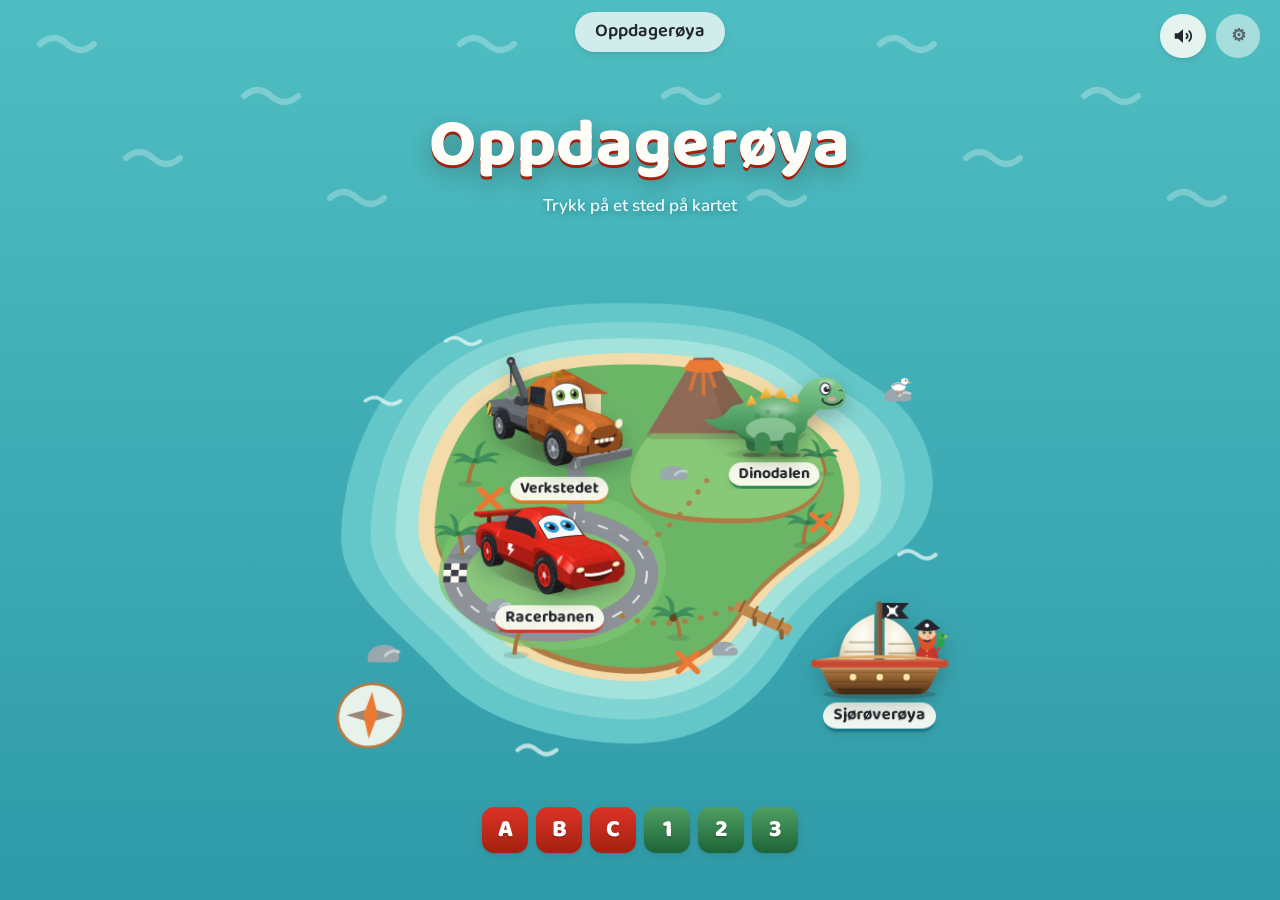
<file: index.html>
<!doctype html>
<html lang="nb">
<head>
<meta charset="utf-8">
<meta name="viewport" content="width=device-width, initial-scale=1">
<title>Oppdagerøya — bokstaver og tall</title>
<meta name="description" content="Et rolig spill for treåringer som lærer å telle og lærer bokstavene.">
<meta name="theme-color" content="#8fd3f4">
<meta name="apple-mobile-web-app-title" content="Oppdagerøya">
<!-- Ikonet på Hjem-skjermen og i fanen: racerbilen, laget av lag-ikon.js -->
<link rel="icon" href="ikon.png">
<link rel="apple-touch-icon" href="ikon.png">
<link rel="stylesheet" href="css/fonter.css">
<link rel="stylesheet" href="css/stil.css">
</head>
<body>

<!-- For skjermlesere: nedtellingen selv er aria-hidden (den skal ikke lese
     opp «3, 2, 1» hvert sekund), men et enkelt varsel når den starter er
     bedre enn at skjermen bare bytter innhold uten forvarsel. Se
     js/moduser.js sin nedtelling(). -->
<div class="skjult-visuelt" id="nedtelling-kunngjoring" aria-live="polite"></div>

<!-- Scenen ligger bakerst og bytter når man bytter verden.
     Den er stille: skyene driver så sakte at det knapt merkes. -->
<div id="scene" aria-hidden="true">
  <div class="scene-himmel"></div>
  <div class="scene-sol"></div>
  <div class="scene-skyer" id="scene-skyer"></div>
  <div class="scene-landskap" id="scene-landskap"></div>
  <div class="scene-grunn"><span class="grunn-stripe"></span></div>
</div>

<header id="topp">
  <button id="tilbake" class="ikonknapp" type="button" hidden>
    <span class="pil" aria-hidden="true">←</span><span class="ikonknapp-tekst">Tilbake</span>
  </button>

  <div id="topp-midt">
    <span id="topp-tittel">Oppdagerøya</span>
  </div>

  <div class="topp-hoyre">
    <!-- Telleren er også veien inn til samlingen. Den sto som en egen flis i
         menyen før; der var den ett valg til å ta stilling til, og den er
         ikke et spill. Tallet hans står jo allerede her. -->
    <button id="stjerneteller" class="teller" type="button"
            title="Se samlingen din">
      <span class="teller-stjerne" aria-hidden="true">★</span>
      <span id="teller-tall">0</span><span class="teller-av" id="teller-av">/29</span>
    </button>
    <button id="stemmeknapp" class="ikonknapp ikonknapp--stemme" type="button"
            aria-pressed="true">
      <span class="stemmeikon" id="stemmeikon"></span>
      <span class="skjult-visuelt" id="stemmetekst">Slå av stemmen</span>
    </button>
    <button id="tannhjul" class="ikonknapp ikonknapp--stille" type="button"
            title="Innstillinger for voksne">
      <span aria-hidden="true">⚙</span>
      <span class="skjult-visuelt">Innstillinger for voksne</span>
    </button>
    <div class="voksenboble" id="voksenboble" hidden>
      <span>For voksne</span>
      <button class="knapp knapp--liten" id="voksenboble-apne" type="button">
        <span>Åpne</span>
      </button>
    </div>
  </div>
</header>

<main id="app">

  <!-- 1. Start.
       Forsiden er et øykart. De tre verdenene ligger som steder på kartet –
       banen på sletta, dinosauren ved vulkanen og skipet ute på sjøen – og
       hvert sted er samtidig snarveien rett inn dit. En treåring trykker
       uansett på dinosauren, og da skal det skje noe. -->
  <section class="skjerm skjerm--midt" id="skjerm-start">
    <div class="stabel startstabel">
      <h1 class="titteltekst trinn">Oppdagerøya</h1>
      <p class="ingress trinn">Trykk på et sted på kartet</p>

      <!-- Forsiden er et øykart. De tre stedene legges oppå av spill.js. -->
      <div class="kart trinn" id="start-kart"></div>

      <!-- Smakebiter på det han skal lære, i spillets eget formspråk. -->
      <div class="startbrikker trinn" id="start-brikker" aria-hidden="true"></div>
    </div>
  </section>

  <!-- 2. Gi figuren navn -->
  <section class="skjerm skjerm--midt" id="skjerm-navn" hidden>
    <div class="stabel">
      <div class="helt helt--liten" id="navn-figur"></div>
      <h2 class="skjermtittel trinn" id="navn-sporsmal">Hva skal den hete?</h2>
      <div class="navnforslag trinn" id="navn-forslag"></div>
      <details class="navn-egen trinn">
        <summary>… eller skriv et eget navn</summary>
        <div class="navn-egen-rad">
          <input id="navn-felt" class="tekstfelt" type="text" maxlength="20"
                 autocomplete="off" spellcheck="false">
          <button class="knapp" id="navn-ok" type="button"><span>Ferdig</span></button>
        </div>
      </details>
    </div>
  </section>

  <!-- 3. Meny -->
  <section class="skjerm" id="skjerm-meny" hidden>
    <h2 class="skjermtittel trinn" id="meny-tittel">Hva vil du gjøre?</h2>
    <div class="menyrad" id="meny-valg"></div>
  </section>

  <!-- 4. Utforsk -->
  <section class="skjerm" id="skjerm-utforsk" hidden>
    <div class="ordkort" id="utforsk-kort" aria-live="polite">
      <div class="ordkort-bokstav" id="utforsk-bokstav">?</div>
      <div class="ordkort-innhold">
        <div class="ordkort-ikon" id="utforsk-ikon">🏁</div>
        <div class="ordkort-ord" id="utforsk-ord">Trykk på en bokstav</div>
      </div>
      <button class="lyttknapp" id="utforsk-lytt" type="button" hidden>
        <span class="lytt-ikon" aria-hidden="true"></span><span class="lytt-tekst">Hør igjen</span>
      </button>
    </div>
    <div class="bokstavrutenett" id="utforsk-rutenett"></div>
  </section>

  <!-- 5. Alfabetløypa: A til Å, ett trykk per bokstav -->
  <section class="skjerm" id="skjerm-loype" hidden>
    <div class="ordkort loype-kort" id="loype-kort" aria-live="polite">
      <div class="ordkort-bokstav" id="loype-bokstav">A</div>
      <div class="ordkort-innhold">
        <div class="ordkort-ikon" id="loype-ikon">🚑</div>
        <div class="ordkort-ord" id="loype-ord">Ambulanse</div>
      </div>
      <button class="lyttknapp" id="loype-lytt" type="button">
        <span class="lytt-ikon" aria-hidden="true"></span><span class="lytt-tekst">Hør igjen</span>
      </button>
    </div>

    <div class="loype-spor">
      <div class="framdrift"><span id="loype-fyll"></span></div>
      <p class="loype-teller" id="loype-teller">1 av 29</p>
    </div>

    <div class="videre-felt">
      <div class="nedtelling" id="loype-nedtelling" aria-hidden="true"></div>
      <button class="knapp knapp--stor knapp--pil" id="loype-videre" type="button" hidden>
        <span class="knapp-ikon" id="loype-videre-ikon" aria-hidden="true"></span>
        <span class="knapp-tekst" id="loype-videre-tekst">Tilbake</span>
      </button>
    </div>
  </section>

  <!-- 6. Oppgave («Finn bokstaven», «Første lyd» og «Navnet mitt») -->
  <section class="skjerm" id="skjerm-oppgave" hidden>
    <div class="prikker" id="oppgave-prikker" aria-hidden="true"></div>

    <div class="oppdrag" id="oppgave-oppdrag">
      <p class="oppdrag-tekst" id="oppgave-tekst">Kjør til</p>
      <button class="oppdrag-mal" id="oppgave-mal" type="button"></button>
      <button class="lyttknapp" id="oppgave-lytt" type="button">
        <span class="lytt-ikon" aria-hidden="true"></span><span class="lytt-tekst">Hør igjen</span>
      </button>
    </div>

    <div class="valg" id="oppgave-valg"></div>

    <div class="videre-felt">
      <div class="nedtelling" id="oppgave-videre" hidden aria-hidden="true"></div>
    </div>
  </section>

  <!-- 7. Oppsummering -->
  <section class="skjerm skjerm--midt" id="skjerm-oppsummering" hidden>
    <div class="stabel panelkort">
      <div class="malflagg" id="oppsum-flagg">🏁</div>
      <h2 class="skjermtittel" id="oppsum-tittel">Bra kjørt!</h2>
      <div class="oppsum-stjerner" id="oppsum-stjerner" aria-hidden="true"></div>
      <div class="oppsum-brikker" id="oppsum-brikker"></div>
      <div class="oppsum-ny" id="oppsum-ny" hidden></div>
      <!-- Symboler, ikke ord – han kan ikke lese «Tilbake». Huset fører hjem
           til menyen og er hovedvalget; pila rundt er en runde til, noe han
           kan velge selv, men som spillet aldri foreslår. -->
      <div class="knapperad">
        <button class="knapp knapp--ikon" id="oppsum-tilbake" type="button"
                aria-label="Tilbake til menyen"><span class="knapp-ikon" aria-hidden="true"></span></button>
        <button class="knapp knapp--flat knapp--ikon" id="oppsum-igjen" type="button"
                aria-label="En runde til"><span class="knapp-ikon" aria-hidden="true"></span></button>
      </div>
      <!-- Til den voksne som sitter ved siden av. -->
      <p class="oppsum-tekst" id="oppsum-tekst"></p>
    </div>
  </section>

  <!-- 8. Samlingen -->
  <section class="skjerm" id="skjerm-samling" hidden>
    <h2 class="skjermtittel trinn" id="samling-tittel">Samlingen din</h2>
    <p class="ingress trinn" id="samling-undertekst"></p>
    <div class="framdrift trinn"><span id="framdrift-fyll"></span></div>
    <div class="samling-rutenett" id="samling-rutenett"></div>
  </section>

</main>

<!-- Figuren kjører på bakken nederst, uansett hvilken skjerm som vises. -->
<div id="figurbane" hidden>
  <div class="stov" id="stov"></div>
  <div class="figur" id="figur"></div>
</div>

<!-- Foreldremeny -->
<div class="overlegg" id="foreldre" hidden>
  <div class="panel" role="dialog" aria-modal="true" aria-labelledby="foreldre-tittel">
    <header class="panel-topp">
      <h2 id="foreldre-tittel">For voksne</h2>
      <button class="lukkekryss" id="foreldre-lukk-x" type="button" aria-label="Lukk">×</button>
    </header>
    <div class="panel-innhold" id="panel-innhold">

    <section class="panel-del">
      <h3>Lyd</h3>
      <label class="bryter">
        <input type="checkbox" id="inn-stemme">
        <span class="bryter-spor"></span>
        <span>Stemme som leser bokstavene</span>
      </label>
      <label class="bryter">
        <input type="checkbox" id="inn-lyd">
        <span class="bryter-spor"></span>
        <span>Lydeffekter</span>
      </label>
      <p class="merknad">
        Alt spillet sier er lest inn på forhånd med en norsk nevral stemme og
        ligger som lydfiler i spillet selv — det er den eneste stemmen
        spillet har, og den samme overalt: iPhone, iPad, Mac, Windows og
        Android, uten at noen trenger å gjøre noe. Stemmen er trent på
        Nasjonalbibliotekets talesyntesekorpus.
      </p>
      <p class="ibruk" id="lydbank-status"></p>
      <p class="merknad">
        Rosen sier navnet figuren fikk. Alle navnene i forslagslista ligger i
        pakken; skriver du inn et eget navn selv, sier spillet rosen uten
        navnet i stedet («Bra kjørt!») — det er bedre å miste navnet enn å
        plutselig høres helt annerledes ut. Barnets eget navn i «Navnet
        mitt» sies bokstav for bokstav med de samme klippene som resten av
        runden, av samme grunn.
      </p>
    </section>

    <!-- Forklaringene sto før på hver menyflis. De var til den voksne, ikke
         til barnet, og de gjorde menyen til seks rader tekst i stedet for
         seks bilder. Her står de samlet i stedet. -->
    <section class="panel-del">
      <h3>Hva er de forskjellige spillene?</h3>
      <p class="merknad">
        På menyen er hvert spill et lite bilde av seg selv – bokstavveggen,
        kortet med pila, navnet hans i ruter. Han velger på formen. Her står
        hva de er.
      </p>
      <details class="hjelpetekst">
        <summary>Med bokstaver — Racerbanen og Sjørøverøya</summary>
        <p>
          <b>Garasjen / Skattekartet:</b> fri utforsking. Trykk på en bokstav
          og hør den, med bilde og ord. Ingen oppgaver, ingen feil.<br><br>
          <b>Alfabetløypa:</b> hele alfabetet fra A til Å, ett trykk om
          gangen. Samme form som alfabetbøkene dere leser sammen.<br><br>
          <b>Navnet mitt:</b> han bygger sitt eget navn, bokstav for bokstav.
          Barn lærer bokstavene i navnet sitt først og best. Krever at navnet
          hans står under «Barnets navn» lenger nede.<br><br>
          <b>Finn bokstaven:</b> spillet sier en bokstav, han velger riktig
          skilt. Det er her stjernene kommer fra.<br><br>
          <b>Første lyd:</b> hvilken bokstav begynner ordet på?
          <em>Dette er det vanskeligste, og kommer ofte først rundt fire år.</em>
          Den dukker opp av seg selv når åtte bokstaver sitter.
        </p>
      </details>
      <details class="hjelpetekst">
        <summary>Med tall — Dinodalen og Verkstedet</summary>
        <p>
          <b>Reiret / Verktøykassa:</b> fri utforsking. Trykk på et tall og se hvor mange
          det er.<br><br>
          <b>Tallrekka:</b> fra 1 til 10, ett trykk om gangen.<br><br>
          <b>Tell:</b> trykk på hver ting og tell dem, og velg tallet. Det er
          her den egentlige tellingen sitter — å peke på én ting om gangen.
          Trykker han en gang til, tas tingen ut av tellingen igjen, så han
          kan telle om.<br><br>
          <b>Finn tallet:</b> spillet sier et tall, han velger riktig skilt.
          Å kjenne igjen tallsymbolet er vanskeligere enn å telle, så den
          kommer når han har talt seg gjennom noen runder.<br><br>
          <b>Hent</b> (bare i Verkstedet): «Hent tre biler!» Han trykker på
          én bil om gangen, tauebilen henter den, og spillet teller høyt. Så
          trykker han på garasjen. Det står alltid flere biler enn han skal
          ha – oppgaven er å vite når han skal stoppe. Det er den ekte prøven
          på om et barn kan telle, ikke bare ramse opp tallene. Ble det for
          mange, kjøres bilene ut igjen og dere teller sammen; for få, og
          garasjen ber om flere. Med hjelp viser garasjen tomme plasser for
          resten.
        </p>
      </details>
      <p class="merknad">
        Menyen slipper til én modus om gangen, i stigende vanskegrad. En modus
        som først har dukket opp, blir stående — at noe han fant i går er
        borte i dag, kan han ikke lese seg til forklaringen på. Vil du se alt
        med én gang, står bryteren under «Ro på skjermen».
      </p>
      <p class="merknad">
        <b>Samlingen</b> ligger bak stjernen oppe til høyre. Trykk på tallet,
        så ser dere hvilke bokstaver eller tall som er blitt hans.
      </p>
    </section>

    <section class="panel-del">
      <h3>Hvor mye skal han få servert</h3>
      <div class="nivavelger" id="inn-niva">
        <button type="button" data-niva="liten">
          <b>Helt liten</b>
          <span>Fem oppgaver, to skilt som stiger til tre, hjelp med én gang.
            Passer fra ca. 3 år.</span>
        </button>
        <button type="button" data-niva="storre">
          <b>Litt større</b>
          <span>Åtte oppgaver, opp til fire skilt, to forsøk før hjelp.</span>
        </button>
      </div>
      <p class="merknad">
        Antall skilt stiger av seg selv når han klarer flere på rad, og det
        følger med til neste runde. Går det tungt to runder på rad, går det ned
        et hakk igjen. Setter du nivået ned, klippes det mot det nye taket.
      </p>
    </section>

    <section class="panel-del">
      <h3>Ro på skjermen</h3>
      <label class="bryter">
        <input type="checkbox" id="inn-vis-mal">
        <span class="bryter-spor"></span>
        <span>Vis bokstaven med én gang</span>
      </label>
      <p class="merknad">
        Normalt er bokstaven skjult bak et spørsmålstegn, så oppgaven blir å
        kjenne den igjen på lyden. Barnet kan alltid trykke på spørsmålstegnet
        for å se den. Slår du denne på, står bokstaven framme fra start – da
        blir oppgaven å finne to like.
      </p>
      <label class="bryter">
        <input type="checkbox" id="inn-bevegelse">
        <span class="bryter-spor"></span>
        <span>La skyer og bølger drive sakte</span>
      </label>
      <p class="merknad">
        Skru av om barnet lettest holder fokus på en helt stille skjerm.
      </p>
      <label class="bryter">
        <input type="checkbox" id="inn-alle-moduser">
        <span class="bryter-spor"></span>
        <span>Vis alle modusene på menyen</span>
      </label>
      <p class="merknad">
        Normalt slipper spillet til én modus om gangen: de letteste fra start,
        og «Første lyd» når åtte bokstaver sitter. En modus som først har
        dukket opp, blir stående – noe som forsvinner igjen er uforståelig for
        en som ikke kan lese seg til hvorfor.
      </p>
      <label class="bryter">
        <input type="checkbox" id="inn-las-underveis">
        <span class="bryter-spor"></span>
        <span>Fullfør runden før man kan gå ut</span>
      </label>
      <p class="merknad">
        Gjemmer pila tilbake mens en runde med fem oppgaver pågår, så den
        alltid får en slutt i stedet for å bli avbrutt underveis. Fri
        utforsking i Garasjen og Alfabetløypa er ikke berørt av dette — der
        er det ingenting å fullføre, bare et sted å se seg om. Du kommer
        alltid ut selv, via tannhjulet øverst.
      </p>
    </section>

    <section class="panel-del">
      <h3>Hvilke bokstaver er med</h3>
      <p class="merknad">
        Ingen valgt = alle er med. Velg gjerne bare bokstavene i navnet hans,
        eller de dere leser om denne uka.
      </p>
      <div class="bokstavvelger" id="inn-bokstaver"></div>
      <p class="merknad advarsel" id="bokstav-merknad" hidden>
        Med bare én bokstav valgt finnes det ingenting å velge mellom, så spillet
        bruker alle 29. Velg minst to.
      </p>
      <button class="knapp knapp--flat knapp--liten" id="inn-alle" type="button">Ta med alle</button>
    </section>

    <section class="panel-del">
      <h3>Slik ligger han an</h3>
      <div class="statuslinje" id="foreldre-status"></div>
      <p class="merknad">
        Fylt = mestret. En bokstav regnes som mestret når han har truffet den
        på tre ulike dager.
      </p>
    </section>

    <section class="panel-del">
      <h3>Barnets navn</h3>
      <div class="navnrad">
        <label>Fornavn<input type="text" id="inn-barnenavn" maxlength="20"
               autocomplete="off" spellcheck="false"></label>
      </div>
      <p class="merknad" id="barnenavn-vis"></p>
      <p class="merknad">
        Skriver du inn navnet, dukker <b>Navnet mitt</b> opp på menyen. Barn
        lærer bokstavene i sitt eget navn først og best, fordi de betyr noe.
        Bare fornavnet brukes, og runden blir like lang som navnet.
      </p>
    </section>

    <section class="panel-del">
      <h3>Navn på figurene</h3>
      <!-- Ett felt per verden, laget av js/spill.js fra VERDENER. -->
      <div class="navnrad" id="inn-navn-figurer"></div>
    </section>

    <section class="panel-del">
      <h3>Om denne versjonen</h3>
      <p class="merknad">
        Nettleseren kan sitte på en gammel kopi av spillet. Stemmer ikke
        versjonen under med den siste jeg har gitt deg, har du en gammel
        versjon i hurtigbufferen — legg <code>?ny</code> bak adressen, så
        laster den ferskt.
      </p>
      <p class="versjonslinje" id="versjon"></p>
    </section>

    </div>

    <footer class="panel-bunn">
      <!-- Hold inne i to sekunder. En dialogboks er ett trykk på en knapp
           han ikke kan lese; å holde inne er ingenting han gjør ved uhell. -->
      <button class="knapp knapp--fare knapp--liten knapp--hold" id="inn-nullstill"
              type="button" aria-describedby="nullstill-hjelp">
        <span class="hold-fyll" aria-hidden="true"></span>
        <span class="hold-tekst" id="nullstill-tekst">Nullstill all framgang</span>
      </button>
      <span class="skjult-visuelt" id="nullstill-hjelp">Hold knappen inne i to sekunder</span>
      <button class="knapp" id="foreldre-lukk" type="button"><span>Lukk</span></button>
    </footer>
  </div>
</div>

<script src="js/data.js"></script>
<script src="js/replikker.js"></script>
<script src="js/lagring.js"></script>
<script src="js/figurer.js"></script>
<!-- Språkpakken: ett innlest klipp per replikk. manifest.js lages av
     lag-lydpakke.py. -->
<script src="lyd/manifest.js"></script>
<script src="js/lydbank.js"></script>
<script src="js/tale.js"></script>
<script src="js/lyd.js"></script>
<script src="js/moduser.js"></script>
<script src="js/spill.js"></script>
</body>
</html>
</file>
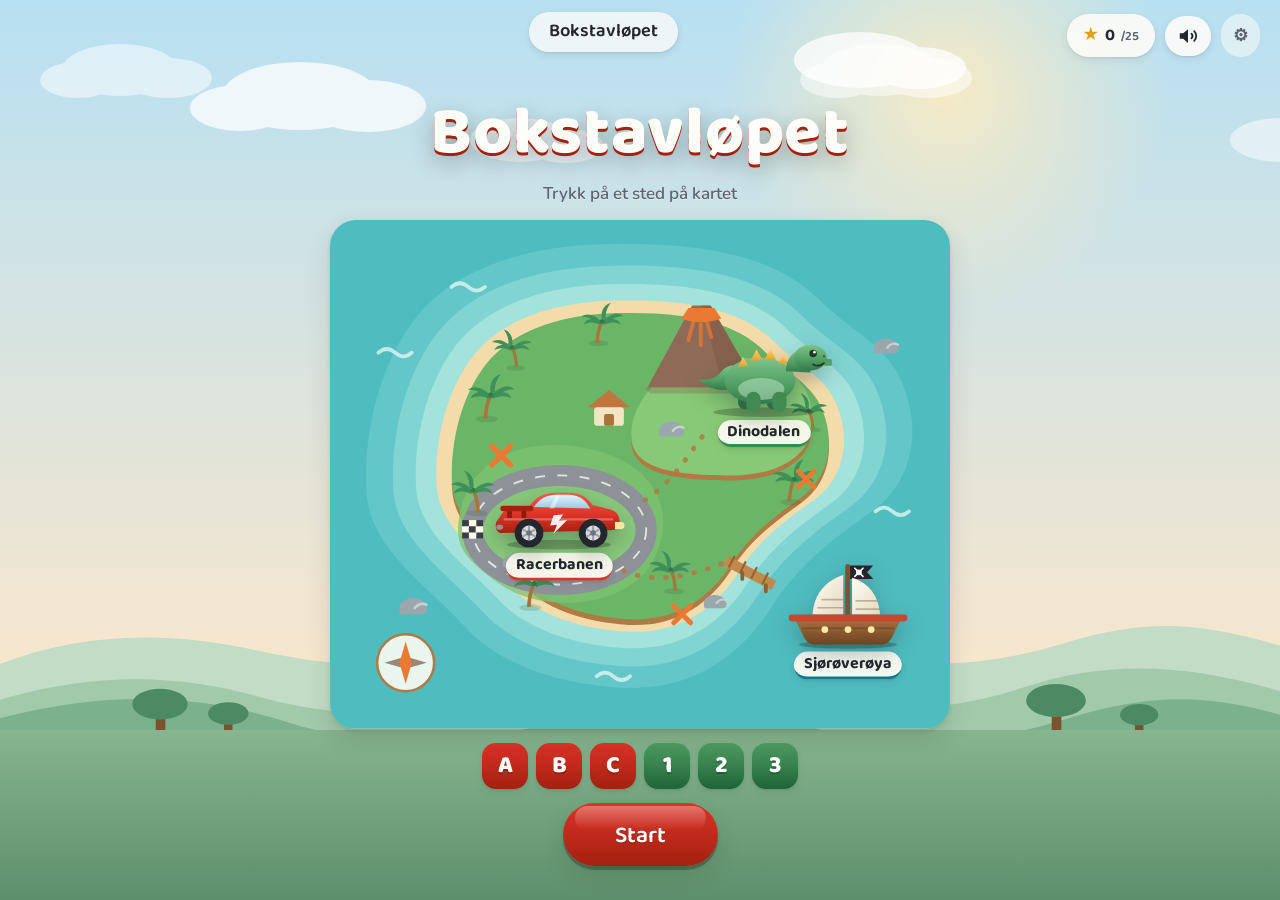
<file: bokstavlopet.html>
<!doctype html>
<html lang="nb">
<head>
<meta charset="utf-8">
<meta name="viewport" content="width=device-width, initial-scale=1">
<title>Bokstavløpet</title>
<style>
/* css/fonter.css */
/* Bokstavløpet – fonter
 *
 * To variable fonter, lagt inn direkte i filen som base64. Grunnen er at
 * spillet skal virke uten internett: leses index.html rett fra disk, finnes
 * det ingen server å hente skrifter fra.
 *
 *   Baloo 2  – de store bokstavene. Runde, tydelige former som ligner dem
 *              barn møter i alfabetbøker.
 *   Nunito   – all annen tekst.
 *
 * Begge er lisensiert under SIL Open Font License 1.1.
 */

@font-face {
  font-family: 'Baloo 2';
  src: url([data-uri]) format('woff2');
  font-weight: 400 800;
  font-style: normal;
  font-display: swap;
}

@font-face {
  font-family: 'Nunito';
  src: url([data-uri]) format('woff2');
  font-weight: 300 900;
  font-style: normal;
  font-display: swap;
}

</style>
<style>
/* css/stil.css */
/* Bokstavløpet – utseende
 *
 * Spillet skal se ut som et sted, ikke som et skjema. Derfor ligger det en
 * sammenhengende scene bak alt – himmel, landskap og bakke – og figuren
 * kjører på bakken nederst uansett hvilken skjerm som vises.
 *
 * To regler holder det rolig samtidig:
 *   1. Ingen animasjon går i løkke bortsett fra skyer og bølger, som bruker
 *      over ett minutt på en runde og kan skrus av.
 *   2. Alt annet skjer som svar på et trykk, og varer under ett sekund.
 */

/* ============================================================
   1. Grunnverdier
   ============================================================ */

:root {
  --font-display: 'Baloo 2', 'Trebuchet MS', 'Segoe UI', system-ui, sans-serif;
  --font-ui: 'Nunito', 'Segoe UI', -apple-system, BlinkMacSystemFont, Roboto, sans-serif;

  --r-sm: 12px;
  --r-md: 18px;
  --r-lg: 26px;
  --r-xl: 34px;

  --grunn-h: 170px;
  --rute: 96px;      /* bokstavrutene i Garasjen/Skattekartet */

  /* Nøytral scene – brukes på start- og verdensskjermen */
  --himmel-topp: #b7e0f2;
  --himmel-bunn: #ffe7c9;
  --sol: rgba(255, 236, 190, .85);
  --as-fjern: #c2dcc6;
  --as-bak: #9ec9a8;
  --as-fram: #7bb18c;
  --tre: #4c8a63;
  --stamme: #7a5230;
  --palme: #3f8f6a;
  --grunn-topp: #86b58f;
  --grunn-bunn: #5e8f6c;
  --stripe: transparent;

  --lakk: #dc3327;
  --lakk-lys: #f4574a;
  --lakk-mork: #a4200f;

  --blekk: #23262d;
  --blekk-svak: #5d646f;
  --flate: #fffdf8;
  --flate-2: #f4ede0;
  --kant: rgba(35, 38, 45, .1);

  --aksent: #dc3327;
  --aksent-mork: #a4200f;
  --aksent-svak: #fdeceb;

  --god: #2e8055;
  --god-mork: #1f5c3c;
  --god-svak: #e6f4ec;
  --gull: #e2a017;

  --sk-1: 0 1px 2px rgba(40, 30, 15, .1), 0 3px 8px rgba(40, 30, 15, .08);
  --sk-2: 0 2px 4px rgba(40, 30, 15, .1), 0 10px 24px rgba(40, 30, 15, .13);
  --sk-3: 0 4px 8px rgba(40, 30, 15, .12), 0 20px 44px rgba(40, 30, 15, .18);

  --mykt: 260ms cubic-bezier(.33, .78, .4, 1);
}

/* Racerbanen: ettermiddagshimmel over asfalt. */
body[data-verden="bane"] {
  --himmel-topp: #8fcdea;
  --himmel-bunn: #ffdcae;
  --sol: rgba(255, 226, 168, .9);
  --as-fjern: #b6d3ba;
  --as-bak: #8fbb9c;
  --as-fram: #6aa47f;
  --tre: #4c8a63;
  --grunn-topp: #4a4f5b;
  --grunn-bunn: #33373f;
  --stripe: #f2c33d;
  --aksent: #dc3327;
  --aksent-mork: #a4200f;
  --aksent-svak: #fdeceb;
  --lakk: #dc3327;
  --lakk-lys: #f4574a;
  --lakk-mork: #a4200f;
}

/* Sjørøverøya: gullhimmel over dypt vann. */
body[data-verden="oy"] {
  --himmel-topp: #9fd8e8;
  --himmel-bunn: #ffe3b0;
  --sol: rgba(255, 233, 178, .95);
  --as-fjern: #a9c9cf;
  --as-bak: #cdb98c;
  --as-fram: #b9a173;
  --palme: #3f8f6a;
  --grunn-topp: #2b8fa8;
  --grunn-bunn: #14607a;
  --stripe: transparent;
  --aksent: #16788f;
  --aksent-mork: #0d4c5e;
  --aksent-svak: #e2f1f5;
  --lakk: #c8492f;
  --lakk-lys: #e0674c;
  --lakk-mork: #8f2f1c;
}

/* Dinodalen: frodig grønt under en varm urtidshimmel. Aksenten er grønn, så
   barnet ser med én gang at han er et annet sted enn på racerbanen. */
body[data-verden="dino"] {
  --himmel-topp: #9ad9de;
  --himmel-bunn: #ffd9a8;
  --sol: rgba(255, 226, 168, .9);
  --as-fjern: #a8c9b0;
  --as-bak: #7fae86;
  --as-fram: #5c9468;
  --bregne: #3f8f5a;
  --grunn-topp: #7a6a4a;
  --grunn-bunn: #5b4e35;
  --stripe: transparent;
  --aksent: #2f8f52;
  --aksent-mork: #1d6437;
  --aksent-svak: #e6f4ea;
  --lakk: #4f9e63;
  --lakk-lys: #7cc48a;
  --lakk-mork: #357a49;
}

* { box-sizing: border-box; }

/* Uten dette markerer iOS tekst og åpner hurtigmeny når man trykker litt
   for lenge på en knapp. */
button, .teller, .bokstav, .skilt, .kort, .flis, .verdenkort, .navnbrikke {
  -webkit-user-select: none;
  user-select: none;
  -webkit-touch-callout: none;
  touch-action: manipulation;
}

/* iOS Safari lar html og body få høyden til den STORE viewporten – den uten
   adresselinje – mens position:fixed måles mot det som faktisk vises. Med
   adresselinja framme blir siden derfor høyere enn skjermen, nederste flis
   havner under veien, og siden kan ikke rulles fordi body er overflow:hidden.
   dvh følger det synlige feltet, så layouten og den faste veien er enige.
   vh står først som reserve for eldre nettlesere som ikke kjenner dvh. */
html {
  height: 100vh;                    /* eldste nettlesere */
  height: -webkit-fill-available;   /* Safari før dvh: det synlige feltet */
  height: 100dvh;                   /* nyere: følger adresselinja */
  margin: 0;
}
body { height: 100%; margin: 0; }

body {
  font-family: var(--font-ui);
  font-size: 17px;
  line-height: 1.5;
  color: var(--blekk);
  background: var(--himmel-bunn);
  display: flex;
  flex-direction: column;
  /* Sideveis rulling skal aldri skje – da er noe galt med layouten.
     Loddrett er en annen sak: hver skjerm har sitt eget rullefelt og skal
     normalt få plass, men regner nettleseren ut en annen høyde enn vi tror,
     må siden kunne rulles. Med overflow:hidden ble den feilen umulig å komme
     seg ut av – nederste flis lå under veien og ingenting rørte seg. */
  overflow-x: hidden;
  overflow-y: auto;
  overscroll-behavior-y: contain;
  -webkit-font-smoothing: antialiased;
}

.skjult-visuelt {
  position: absolute; width: 1px; height: 1px;
  overflow: hidden; clip: rect(0 0 0 0); white-space: nowrap;
}

:focus-visible {
  outline: 4px solid var(--blekk);
  outline-offset: 3px;
}

/* ============================================================
   2. Scenen
   ============================================================ */

#scene {
  position: fixed;
  inset: 0;
  z-index: 0;
  overflow: hidden;
  pointer-events: none;
}

.scene-himmel {
  position: absolute;
  inset: 0 0 calc(var(--grunn-h) - 20px) 0;
  background: linear-gradient(to bottom, var(--himmel-topp) 0%, var(--himmel-bunn) 100%);
  transition: background 600ms ease;
}

.scene-sol {
  position: absolute;
  top: -140px; right: 8%;
  width: 460px; height: 460px;
  border-radius: 50%;
  background: radial-gradient(circle, var(--sol) 0%, rgba(255, 255, 255, 0) 68%);
}

/* Skyene ligger i to lag som driver i ulik takt. En runde tar over to
   minutter, så det leses som «levende», ikke som noe som skjer. */
.scene-skyer {
  position: absolute;
  inset: 0 0 var(--grunn-h) 0;
  background-repeat: repeat-x;
  background-image:
    url("data:image/svg+xml,%3Csvg xmlns='http://www.w3.org/2000/svg' width='760' height='300'%3E%3Cg fill='%23ffffff' opacity='.5'%3E%3Cellipse cx='120' cy='70' rx='58' ry='26'/%3E%3Cellipse cx='168' cy='78' rx='44' ry='20'/%3E%3Cellipse cx='78' cy='80' rx='38' ry='18'/%3E%3Cellipse cx='520' cy='140' rx='50' ry='22'/%3E%3Cellipse cx='566' cy='146' rx='38' ry='17'/%3E%3C/g%3E%3C/svg%3E"),
    url("data:image/svg+xml,%3Csvg xmlns='http://www.w3.org/2000/svg' width='1100' height='340'%3E%3Cg fill='%23ffffff' opacity='.75'%3E%3Cellipse cx='300' cy='96' rx='78' ry='34'/%3E%3Cellipse cx='368' cy='106' rx='58' ry='26'/%3E%3Cellipse cx='240' cy='108' rx='50' ry='23'/%3E%3Cellipse cx='860' cy='60' rx='66' ry='28'/%3E%3Cellipse cx='918' cy='68' rx='48' ry='21'/%3E%3C/g%3E%3C/svg%3E");
  background-position: 0 0, 0 0;
  background-size: 760px 300px, 1100px 340px;
}

body.bevegelse .scene-skyer { animation: driv 190s linear infinite; }

@keyframes driv {
  to { background-position: -760px 0, -1100px 0; }
}

.scene-landskap {
  position: absolute;
  left: 0; right: 0;
  bottom: calc(var(--grunn-h) - 26px);
  height: 190px;
}
.scene-landskap .lag {
  position: absolute;
  left: 0; right: 0; bottom: 0;
  width: 100%;
}
.scene-landskap .lag--fjern { height: 184px; }
.scene-landskap .lag--bak { height: 150px; opacity: .9; }
.scene-landskap .lag--fram { height: 118px; }

.scene-grunn {
  position: absolute;
  left: 0; right: 0; bottom: 0;
  height: var(--grunn-h);
  background: linear-gradient(to bottom, var(--grunn-topp), var(--grunn-bunn));
  transition: background 600ms ease;
}

/* Lys kantlinje øverst på asfalten – veier har kanter. */
body[data-verden="bane"] .scene-grunn::before {
  content: "";
  position: absolute;
  left: 0; right: 0; top: 7px;
  height: 5px;
  background: rgba(255, 255, 255, .38);
  border-radius: 3px;
}

/* Midtstripa på asfalten. Havet har ingen. */
.grunn-stripe {
  position: absolute;
  left: 0; right: 0;
  top: 86px;
  height: 8px;
  background: repeating-linear-gradient(
    to right,
    var(--stripe) 0 62px,
    transparent 62px 124px);
  opacity: .8;
  border-radius: 4px;
}

/* Jordbakken i Dinodalen: en lysere kant og noen steiner. */
body[data-verden="dino"] .scene-grunn::before {
  content: "";
  position: absolute;
  left: 0; right: 0; top: 4px;
  height: 6px;
  background: rgba(255, 255, 255, .2);
  border-radius: 3px;
}
body[data-verden="dino"] .scene-grunn::after {
  content: "";
  position: absolute;
  left: 0; right: 0; top: 26px;
  height: 44px;
  background-repeat: repeat-x;
  background-size: 380px 44px;
  background-image:
    url("data:image/svg+xml,%3Csvg xmlns='http://www.w3.org/2000/svg' width='380' height='44'%3E%3Cg fill='%23ffffff' fill-opacity='.1'%3E%3Cellipse cx='58' cy='16' rx='16' ry='6'/%3E%3Cellipse cx='196' cy='30' rx='22' ry='7'/%3E%3Cellipse cx='302' cy='12' rx='13' ry='5'/%3E%3C/g%3E%3C/svg%3E");
}

/* Bølgetopper i havet. */
body[data-verden="oy"] .scene-grunn::before {
  content: "";
  position: absolute;
  left: 0; right: 0; top: -13px;
  height: 26px;
  background-repeat: repeat-x;
  background-size: 320px 26px;
  background-image:
    url("data:image/svg+xml,%3Csvg xmlns='http://www.w3.org/2000/svg' width='320' height='26'%3E%3Cpath d='M0 18c30 0 30-12 60-12s30 12 60 12 30-12 60-12 30 12 60 12 30-12 60-12 30 12 60 12v14H0z' fill='%232b8fa8'/%3E%3C/svg%3E");
}
body[data-verden="oy"] .scene-grunn::after {
  content: "";
  position: absolute;
  left: 0; right: 0; top: 34px;
  height: 60px;
  background-repeat: repeat-x;
  background-size: 420px 60px;
  background-image:
    url("data:image/svg+xml,%3Csvg xmlns='http://www.w3.org/2000/svg' width='420' height='60'%3E%3Cg fill='%23ffffff' fill-opacity='.13'%3E%3Cellipse cx='70' cy='20' rx='46' ry='4'/%3E%3Cellipse cx='228' cy='42' rx='62' ry='4.5'/%3E%3Cellipse cx='340' cy='14' rx='38' ry='3.5'/%3E%3Cellipse cx='150' cy='52' rx='30' ry='3'/%3E%3C/g%3E%3C/svg%3E");
}
body.bevegelse[data-verden="oy"] .scene-grunn::after {
  animation: skvulp 26s linear infinite;
}
@keyframes skvulp { to { background-position: 420px 0; } }

/* ============================================================
   3. Topplinja
   ============================================================ */

#topp {
  position: relative;
  z-index: 20;
  flex: 0 0 auto;
  display: flex;
  align-items: center;
  gap: 12px;
  padding: 12px 20px;
}

#topp-midt { flex: 1; text-align: center; min-width: 0; }

#topp-tittel {
  font-family: var(--font-display);
  font-weight: 600;
  font-size: 1.15rem;
  color: var(--blekk);
  background: rgba(255, 253, 248, .74);
  backdrop-filter: blur(6px);
  padding: 6px 20px;
  border-radius: 999px;
  box-shadow: var(--sk-1);
  display: inline-block;
  max-width: 100%;
  overflow: hidden;
  text-overflow: ellipsis;
  white-space: nowrap;
}

.topp-hoyre { display: flex; align-items: center; gap: 10px; position: relative; }

.ikonknapp {
  font: inherit;
  font-weight: 700;
  display: inline-flex;
  align-items: center;
  gap: 8px;
  padding: 9px 18px;
  border: none;
  border-radius: 999px;
  background: rgba(255, 253, 248, .86);
  color: var(--blekk);
  box-shadow: var(--sk-1);
  cursor: pointer;
  transition: transform var(--mykt), background var(--mykt);
}
.ikonknapp:hover { background: #fff; transform: translateY(-2px); }
.ikonknapp:active { transform: translateY(1px); }
.ikonknapp[hidden] { visibility: hidden; display: inline-flex; }
.ikonknapp .pil { font-size: 1.15rem; line-height: 1; }

/* Tannhjulet er diskret. Ett trykk viser bekreftelsen under. */
.ikonknapp--stille {
  position: relative;
  padding: 9px 12px;
  background: rgba(255, 253, 248, .5);
  color: var(--blekk-svak);
  box-shadow: none;
}
.ikonknapp--stille:hover { background: rgba(255, 253, 248, .9); }

/* Stemmeknappen: ett trykk slår av robotstemmen så den voksne kan lese
   selv. Lydeffektene fortsetter – de sier ingenting. */
.ikonknapp--stemme { padding: 9px 12px; color: var(--blekk); }
.ikonknapp--stemme .stemmeikon svg { width: 22px; height: 22px; display: block; }
.ikonknapp--stemme.av {
  background: #fdf0e2;
  color: #9a5116;
  box-shadow: inset 0 0 0 2px rgba(154, 81, 22, .3);
}

/* Stjernetelleren gjør framgangen synlig hele tiden. */
.teller {
  display: inline-flex;
  align-items: baseline;
  gap: 6px;
  padding: 8px 16px;
  border-radius: 999px;
  background: rgba(255, 253, 248, .86);
  box-shadow: var(--sk-1);
  font-family: var(--font-display);
  font-weight: 700;
  font-size: 1.05rem;
}
.teller-stjerne { color: var(--gull); font-size: 1.15rem; }
.teller-av { color: var(--blekk-svak); font-size: .82rem; font-weight: 600; }
.teller[hidden] { display: none; }
.teller.smell { animation: smell 520ms cubic-bezier(.3, 1.5, .5, 1); }
@keyframes smell {
  0% { transform: scale(1); }
  40% { transform: scale(1.22); }
  100% { transform: scale(1); }
}

/* ============================================================
   4. Knapper
   ============================================================ */

.knapp {
  font-family: var(--font-display);
  font-weight: 600;
  font-size: 1.1rem;
  padding: 15px 30px 12px;
  border: none;
  border-radius: 999px;
  background: linear-gradient(to bottom, var(--aksent) 0%, var(--aksent-mork) 100%);
  color: #fff;
  cursor: pointer;
  box-shadow: 0 4px 0 rgba(0, 0, 0, .22), var(--sk-2);
  transition: transform 120ms ease, box-shadow 120ms ease, filter var(--mykt);
  position: relative;
}
.knapp > span {
  display: block;
  line-height: 1.2;
  text-shadow: 0 1px 1px rgba(0, 0, 0, .22);
}
.knapp::before {
  content: "";
  position: absolute;
  inset: 3px 12px auto;
  height: 38%;
  border-radius: 999px;
  background: linear-gradient(to bottom, rgba(255, 255, 255, .32), rgba(255, 255, 255, 0));
  pointer-events: none;
}
.knapp:hover { filter: brightness(1.06); }
.knapp:active {
  transform: translateY(4px);
  box-shadow: 0 0 0 rgba(0, 0, 0, .22), var(--sk-1);
}

.knapp--stor { font-size: 1.45rem; padding: 19px 52px 16px; }

/* Pilen er det en treåring leser, ikke ordet. */
.knapp--pil {
  display: inline-flex;
  align-items: center;
  gap: 14px;
  padding: 14px 34px 14px 28px;
}
.knapp--pil .knapp-ikon { display: block; }
.knapp--pil .knapp-ikon svg { width: 38px; height: 38px; display: block; }
.knapp--pil .knapp-tekst { display: block; line-height: 1.2; text-shadow: 0 1px 1px rgba(0, 0, 0, .22); }

/* Felle verdt å huske: en klasse som setter display overstyrer nettleserens
   egen regel for [hidden], og da blir knappen stående synlig selv om koden
   tror den er skjult. Disse to må derfor sies eksplisitt. */
.knapp[hidden], .lyttknapp[hidden] { display: none; }
.knapp--liten { font-size: .95rem; padding: 11px 20px 9px; }

.knapp--flat {
  background: rgba(255, 253, 248, .9);
  color: var(--blekk-svak);
  box-shadow: 0 3px 0 var(--kant), var(--sk-1);
}
.knapp--flat:hover { color: var(--blekk); }
.knapp--flat::before { display: none; }

.knapp--fare {
  background: rgba(255, 253, 248, .9);
  color: #b03a2b;
  box-shadow: inset 0 0 0 2px rgba(176, 58, 43, .35);
}
.knapp--fare::before { display: none; }

/* Knapp som må holdes inne. Fyllingen viser den voksne at noe skjer, og at
   det tar tid – en dialogboks er bare ett trykk til for et barn som uansett
   ikke kan lese hva den spør om. */
.knapp--hold {
  position: relative;
  overflow: hidden;
  touch-action: none;
  -webkit-user-select: none;
  user-select: none;
}
.hold-tekst { position: relative; z-index: 1; }
.hold-fyll {
  position: absolute;
  left: 0; top: 0; bottom: 0;
  width: 0;
  background: rgba(176, 58, 43, .22);
  pointer-events: none;
}
.knapp--hold.holder .hold-fyll { width: 100%; transition: width 2s linear; }

.knapperad { display: flex; gap: 14px; flex-wrap: wrap; justify-content: center; align-items: center; }

.lyttknapp {
  font-family: var(--font-ui);
  font-weight: 700;
  font-size: .95rem;
  display: inline-flex;
  align-items: center;
  gap: 8px;
  padding: 9px 20px;
  border: none;
  border-radius: 999px;
  background: rgba(255, 253, 248, .92);
  color: var(--blekk-svak);
  box-shadow: var(--sk-1);
  cursor: pointer;
  transition: transform var(--mykt), color var(--mykt);
}
.lyttknapp { flex: 0 0 auto; }
.lyttknapp .lytt-ikon { display: block; }
.lyttknapp .lytt-ikon svg { width: 17px; height: 17px; display: block; }
.lyttknapp:hover { color: var(--blekk); transform: translateY(-2px); }
/* «Hør igjen» har ingen jobb når stemmen er slått av. */
.lyttknapp.borte { display: none; }
.lyttknapp:active { transform: translateY(1px); }

/* ============================================================
   5. Skjermer og typografi
   ============================================================ */

#app {
  position: relative;
  z-index: 10;
  flex: 1 1 auto;
  display: flex;
  min-height: 0;
  padding: 8px 24px calc(var(--grunn-h) + 2px);
  /* Sikringsnett. Hver skjerm har sitt eget rullefelt og skal normalt få plass,
     men regner nettleseren ut en annen høyde enn vi tror – som iOS gjør med
     adresselinja – skal innholdet fortsatt kunne nås. Uten dette ble nederste
     flis liggende under veien uten at noe lot seg rulle. */
  overflow-y: auto;
  overscroll-behavior: contain;
  -webkit-overflow-scrolling: touch;
}

/* Vises ingen figur på bakken, er det ingen bakke å ta hensyn til. Da får
   innholdet den plassen i stedet – det var her det tredje verdenskortet
   forsvant ut nederst. */
body.uten-bakke #app { padding-bottom: 14px; }

.skjerm {
  flex: 1 1 auto;
  display: flex;
  flex-direction: column;
  gap: 16px;
  min-height: 0;
}
.skjerm[hidden] { display: none; }
.skjerm--midt { justify-content: center; align-items: center; }

.stabel {
  display: flex;
  flex-direction: column;
  align-items: center;
  gap: 14px;
  text-align: center;
}

.titteltekst {
  font-family: var(--font-display);
  font-weight: 800;
  font-size: clamp(2.6rem, 7vw, 4.2rem);
  line-height: 1;
  margin: 0;
  color: var(--flate);
  text-shadow: 0 3px 0 var(--aksent-mork), 0 8px 22px rgba(40, 30, 15, .3);
  letter-spacing: .01em;
}

.skjermtittel {
  font-family: var(--font-display);
  font-weight: 700;
  font-size: clamp(1.5rem, 3.2vw, 2.1rem);
  margin: 0;
  text-align: center;
  color: var(--blekk);
  text-shadow: 0 1px 0 rgba(255, 255, 255, .6);
}

.ingress {
  margin: 0;
  text-align: center;
  font-weight: 600;
  color: var(--blekk-svak);
  text-shadow: 0 1px 0 rgba(255, 255, 255, .5);
}

/* ---------- forsiden ---------- */

.startstabel { gap: 14px; width: 100%; }

/* Kartet. Flaten har nøyaktig samme forhold som tegningens viewBox
   (1000 × 820), slik at stedene kan plasseres i prosent og lande akkurat der
   de skal i tegningen. Bredden begrenses av tre ting samtidig: plassen som
   finnes, en øvre grense på store skjermer, og skjermhøyden – ellers vokser
   kartet ut av en liggende telefon. */
.kart {
  position: relative;
  width: min(100%, 620px, 78vh);
  width: min(100%, 620px, 78dvh);
  aspect-ratio: 1000 / 820;
  margin: 0 auto;
  /* Navnelappene stikker litt utenfor stedene sine – de skal ikke klippes. */
  overflow: visible;
}
.kart-flate {
  display: block;
  width: 100%;
  height: 100%;
  border-radius: var(--r-lg);
  box-shadow: var(--sk-2);
}

/* Et sted på kartet: figuren med navnet under, festet i sitt punkt.
   Bredden er en andel av kartet, så figurene vokser og krymper i takt med
   tegningen i stedet for å bli små flekker på en stor skjerm. */
.kartsted {
  position: absolute;
  transform: translate(-50%, -50%);
  width: 22%;
  font: inherit;
  border: none;
  padding: 0;
  background: none;
  cursor: pointer;
  display: flex;
  flex-direction: column;
  align-items: center;
  gap: 2px;
  animation: trinn-inn 520ms cubic-bezier(.2, .8, .3, 1) backwards;
  transition: transform var(--mykt);
}
.kartsted-figur {
  display: block;
  width: 100%;
  filter: drop-shadow(0 8px 10px rgba(30, 50, 45, .3));
}
.kartsted-figur svg { display: block; width: 100%; height: auto; }

/* Navnet står på en lys lapp, ellers forsvinner det i kartet. Lappen får lov
   til å være bredere enn stedet – den skal leses, ikke brekkes. */
.kartsted-navn {
  font-family: var(--font-display);
  font-weight: 700;
  font-size: clamp(.68rem, 2.1vw, 1rem);
  line-height: 1.15;
  white-space: nowrap;
  padding: 3px 10px;
  border-radius: 999px;
  color: var(--blekk);
  background: rgba(255, 253, 244, .93);
  box-shadow: var(--sk-1);
  border-bottom: 3px solid var(--merke, var(--aksent));
}
.kartsted:hover { transform: translate(-50%, -50%) scale(1.06); }
.kartsted:active { transform: translate(-50%, -50%) scale(.98); }

.kartsted--bane { --merke: #dc3327; }
.kartsted--oy   { --merke: #16788f; }
.kartsted--dino { --merke: #2f8f52; }

/* Skipet ligger på vannet og skal duve, ikke stå stille som et hus. */
.kartsted--oy .kartsted-figur {
  transform-origin: 50% 80%;
  animation: duv-pa-kartet 4200ms ease-in-out infinite;
}
@keyframes duv-pa-kartet {
  0%, 100% { transform: translateY(0) rotate(-1.6deg); }
  50%      { transform: translateY(-2%) rotate(1.6deg); }
}
@media (prefers-reduced-motion: reduce) {
  .kartsted--oy .kartsted-figur { animation: none; }
}

/* Smakebiter: tre bokstaver og tre tall, i samme form som brikkene i spillet.
   Sier uten ord hva dette handler om. */
.startbrikker {
  display: flex;
  flex-wrap: wrap;
  justify-content: center;
  gap: 8px;
}
.startbrikke {
  font-family: var(--font-display);
  font-weight: 800;
  font-size: 1.5rem;
  line-height: 1;
  width: 46px; height: 46px;
  display: grid;
  place-items: center;
  border-radius: 14px;
  color: #fff;
  background: linear-gradient(to bottom, #dc3327, #a4200f);
  box-shadow: var(--sk-1);
  text-shadow: 0 2px 0 rgba(0, 0, 0, .2);
  animation: trinn-inn 420ms cubic-bezier(.2, .8, .3, 1) backwards;
}
.startbrikke--tall { background: linear-gradient(to bottom, #4f9e63, #1d6437); }

.helt { width: min(440px, 74vw); filter: drop-shadow(0 16px 22px rgba(40, 30, 15, .28)); }
.helt--liten { width: min(300px, 58vw); }
.helt svg { display: block; width: 100%; height: auto; }

.tekstfelt {
  font-family: var(--font-display);
  font-weight: 600;
  font-size: 1.5rem;
  text-align: center;
  padding: 13px 20px;
  width: min(380px, 82vw);
  border: none;
  border-radius: var(--r-md);
  background: var(--flate);
  color: var(--blekk);
  box-shadow: inset 0 0 0 3px var(--kant), var(--sk-1);
}

.panelkort {
  background: rgba(255, 253, 248, .95);
  border-radius: var(--r-xl);
  padding: 34px 46px;
  box-shadow: var(--sk-3);
  max-width: min(560px, 92vw);
}

/* Innkomst: elementene faller kort på plass, én gang. */
.trinn { animation: trinn-inn 420ms cubic-bezier(.2, .8, .3, 1) backwards; }
.trinn:nth-child(1) { animation-delay: 30ms; }
.trinn:nth-child(2) { animation-delay: 90ms; }
.trinn:nth-child(3) { animation-delay: 150ms; }
.trinn:nth-child(4) { animation-delay: 210ms; }
@keyframes trinn-inn {
  from { opacity: 0; transform: translateY(14px); }
  to { opacity: 1; transform: none; }
}

/* ============================================================
   6. Verdenskort
   ============================================================ */

.verdenrad {
  margin: auto;
  width: min(720px, 100%);
  display: flex;
  gap: 30px;
  flex-wrap: wrap;
  justify-content: center;
}

.verdenkort {
  font: inherit;
  cursor: pointer;
  border: none;
  padding: 0;
  width: 320px;
  border-radius: var(--r-xl);
  overflow: hidden;
  background: var(--flate);
  box-shadow: var(--sk-2);
  transition: transform var(--mykt), box-shadow var(--mykt);
  animation: trinn-inn 460ms cubic-bezier(.2, .8, .3, 1) backwards;
  text-align: center;
}
.verdenkort:nth-child(2) { animation-delay: 110ms; }
.verdenkort:nth-child(3) { animation-delay: 220ms; }
.verdenkort:hover { transform: translateY(-8px); box-shadow: var(--sk-3); }
.verdenkort:active { transform: translateY(-2px); }

.verdenkort-bilde {
  height: 168px;
  display: flex;
  align-items: flex-end;
  justify-content: center;
  padding-bottom: 12px;
  position: relative;
  overflow: hidden;
}
.verdenkort-bilde > svg { width: 74%; height: auto; position: relative; z-index: 2; }

.verdenkort-scene { position: absolute; inset: 0; z-index: 1; }
.verdenkort-scene .lag {
  position: absolute;
  left: 0; right: 0;
  bottom: 34px;
  width: 100%;
}
.verdenkort-scene .lag--fjern { height: 92px; }
.verdenkort-scene .lag--bak { height: 72px; opacity: .9; }
.verdenkort-scene .lag--fram { height: 54px; }

/* Kortene har hver sin verdenspalett, uavhengig av hvilken som er valgt. */
.verdenkort--bane .verdenkort-bilde {
  --as-fjern: #b6d3ba; --as-bak: #8fbb9c; --as-fram: #6aa47f;
  --tre: #4c8a63; --stamme: #7a5230;
}
.verdenkort--dino .verdenkort-bilde {
  --as-fjern: #a8c9b0; --as-bak: #7fae86; --as-fram: #5c9468; --bregne: #3f8f5a;
}
.verdenkort--oy .verdenkort-bilde {
  --as-fjern: #a9c9cf; --as-bak: #cdb98c; --as-fram: #b9a173; --palme: #3f8f6a;
}
.verdenkort-bilde::after {
  content: "";
  position: absolute;
  left: 0; right: 0; bottom: 0;
  height: 42px;
}

.verdenkort--bane .verdenkort-bilde { background: linear-gradient(to bottom, #8fcdea, #ffdcae); }
.verdenkort--bane .verdenkort-bilde::after { background: linear-gradient(to bottom, #4a4f5b, #33373f); }
.verdenkort--oy .verdenkort-bilde { background: linear-gradient(to bottom, #9fd8e8, #ffe3b0); }
.verdenkort--oy .verdenkort-bilde::after { background: linear-gradient(to bottom, #2b8fa8, #14607a); }
.verdenkort--dino .verdenkort-bilde { background: linear-gradient(to bottom, #9ad9de, #ffd9a8); }
.verdenkort--dino .verdenkort-bilde::after { background: linear-gradient(to bottom, #7a6a4a, #5b4e35); }

.verdenkort-under { padding: 18px 22px 24px; }
.verdenkort-navn {
  font-family: var(--font-display);
  font-weight: 700;
  font-size: 1.5rem;
  display: block;
}
.verdenkort-tekst { color: var(--blekk-svak); font-size: .95rem; font-weight: 600; }

/* ============================================================
   7. Menyfliser
   ============================================================ */

.menyrad {
  margin: auto;
  width: min(1140px, 100%);
  display: grid;
  grid-template-columns: repeat(auto-fit, minmax(214px, 1fr));
  gap: 20px;
  justify-content: center;
  /* Fliser kan komme til etter hvert som han vokser. Får de ikke plass,
     skal de kunne rulles til – ikke havne under bakken der de verken er
     synlige eller mulige å trykke på. Målet er likevel at det aldri
     trengs; derfor krymper flisene på små skjermer lenger nede. */
  min-height: 0;
  overflow-y: auto;
}

.flis {
  font: inherit;
  cursor: pointer;
  border: none;
  text-align: left;
  padding: 22px 22px 20px;
  border-radius: var(--r-lg);
  background: rgba(255, 253, 248, .96);
  box-shadow: var(--sk-2);
  display: flex;
  flex-direction: column;
  gap: 8px;
  transition: transform var(--mykt), box-shadow var(--mykt);
  animation: trinn-inn 420ms cubic-bezier(.2, .8, .3, 1) backwards;
  position: relative;
  overflow: hidden;
}
.flis:nth-child(2) { animation-delay: 70ms; }
.flis:nth-child(3) { animation-delay: 140ms; }
.flis:nth-child(4) { animation-delay: 210ms; }
.flis:nth-child(5) { animation-delay: 280ms; }
.flis:nth-child(6) { animation-delay: 350ms; }
.flis:hover { transform: translateY(-7px); box-shadow: var(--sk-3); }
.flis:active { transform: translateY(-1px); }

.flis-merke {
  width: 64px; height: 64px;
  border-radius: 20px;
  display: grid;
  place-items: center;
  background: var(--aksent-svak);
  box-shadow: inset 0 0 0 2px rgba(0, 0, 0, .05);
}
.flis-merke svg { width: 40px; height: 40px; display: block; }
.flis-navn { font-family: var(--font-display); font-weight: 700; font-size: 1.35rem; }
.flis-tekst { color: var(--blekk-svak); font-size: .93rem; font-weight: 600; line-height: 1.35; }

.flis-stripe {
  position: absolute;
  left: 0; top: 0; bottom: 0;
  width: 7px;
  background: var(--aksent);
}

/* ============================================================
   8. Utforsk
   ============================================================ */

/* Kortet har fire ting i seg: merket, bildene, ordet og lytteknappen. Før sto
   alle fire på én linje, og ordet var det eneste som kunne krympe – så det ble
   kuttet til «sju br…» så snart plassen tok slutt. Nå får lytteknappen falle
   ned på egen linje i stedet, og ordet skrives alltid helt ut. */
.ordkort {
  flex: 0 0 auto;
  display: flex;
  flex-wrap: wrap;
  align-items: center;
  gap: 26px;
  row-gap: 10px;
  align-self: center;
  width: min(760px, 100%);
  padding: 14px 22px 14px 18px;
  border-radius: var(--r-xl);
  background: rgba(255, 253, 248, .96);
  box-shadow: var(--sk-2);
}

.ordkort-bokstav {
  font-family: var(--font-display);
  font-weight: 800;
  font-size: 5.2rem;
  line-height: 1;
  flex: 0 0 auto;
  width: 118px;
  height: 118px;
  display: grid;
  place-items: center;
  border-radius: 24px;
  color: #fff;
  background: linear-gradient(to bottom, var(--aksent), var(--aksent-mork));
  text-shadow: 0 3px 0 rgba(0, 0, 0, .2);
  box-shadow: var(--sk-1);
}
.ordkort-bokstav.bytter { animation: kort-bytt 420ms cubic-bezier(.3, 1.4, .5, 1); }
@keyframes kort-bytt {
  0% { transform: scale(.86) rotate(-5deg); }
  60% { transform: scale(1.05) rotate(2deg); }
  100% { transform: none; }
}

/* Grunnbredden holder bildene og ordet samlet. Er det ikke plass til
   lytteknappen ved siden av, brytes den ned i stedet for å presse ordet. */
.ordkort .lyttknapp { margin-left: auto; }

.ordkort-innhold {
  display: flex;
  flex-wrap: wrap;
  align-items: center;
  gap: 20px;
  row-gap: 8px;
  /* Naturlig bredde, ikke grådig: får innholdet lov til å vokse, dyttes
     lytteknappen ned på egen linje selv når det er god plass til den. */
  flex: 0 1 auto;
  min-width: 0;
}
.ordkort-ikon {
  font-size: 2.9rem;
  line-height: 1;
  flex: 0 0 auto;
  width: 92px; height: 92px;
  display: grid;
  place-items: center;
  border-radius: 22px;
  background: var(--flate-2);
  box-shadow: inset 0 0 0 2px rgba(40, 30, 15, .05);
}
/* Ordet skal alltid stå helt. Ellipse her betydde at den voksne ikke kunne
   lese hva bildet forestiller, og det er hele poenget med teksten. */
.ordkort-ord {
  font-family: var(--font-display);
  font-weight: 700;
  font-size: 2.2rem;
  line-height: 1.1;
  min-width: 0;
  overflow-wrap: break-word;
}
.ordkort-innhold.bytter { animation: trinn-inn 380ms cubic-bezier(.2, .8, .3, 1); }

.bokstavrutenett {
  flex: 1 1 auto;
  overflow-y: auto;
  display: flex;
  flex-wrap: wrap;
  justify-content: center;
  align-content: center;
  gap: 11px;
  padding: 8px 2px;
}

.bokstav {
  font-family: var(--font-display);
  font-weight: 700;
  cursor: pointer;
  border: none;
  border-radius: 18px;
  flex: 0 0 auto;
  width: var(--rute);
  height: var(--rute);
  padding: 6px 4px 4px;
  display: flex;
  flex-direction: column;
  align-items: center;
  justify-content: center;
  gap: 1px;
  color: var(--blekk);
  background: rgba(255, 253, 248, .94);
  box-shadow: 0 3px 0 rgba(40, 30, 15, .16), var(--sk-1);
  position: relative;
  transition: transform 130ms ease, box-shadow 130ms ease, background var(--mykt), color var(--mykt);
}
.bokstav-tegn { font-size: 2.1rem; line-height: 1; }
.bokstav-bilde { font-size: 1.25rem; line-height: 1; }
.bokstav:hover { transform: translateY(-4px); box-shadow: 0 7px 0 rgba(40, 30, 15, .16), var(--sk-2); }
.bokstav:active { transform: translateY(2px); box-shadow: 0 1px 0 rgba(40, 30, 15, .16); }
.bokstav.aktiv {
  background: linear-gradient(to bottom, var(--aksent), var(--aksent-mork));
  color: #fff;
  text-shadow: 0 2px 0 rgba(0, 0, 0, .18);
}
.bokstav.mestret::after {
  content: "★";
  position: absolute;
  right: 6px; top: 4px;
  font-size: .8rem;
  color: var(--gull);
}
.bokstav.aktiv.mestret::after { color: #ffe9a0; }

/* ============================================================
   9. Oppgave
   ============================================================ */

.prikker {
  flex: 0 0 auto;
  display: flex;
  gap: 9px;
  justify-content: center;
  padding-top: 2px;
}
.prikk {
  width: 14px; height: 14px;
  border-radius: 50%;
  background: rgba(255, 255, 255, .55);
  box-shadow: inset 0 0 0 2px rgba(40, 30, 15, .18);
  transition: background var(--mykt), transform var(--mykt);
}
.prikk.tatt { background: var(--god); box-shadow: inset 0 0 0 2px var(--god-mork); }
.prikk.na { transform: scale(1.35); background: var(--flate); box-shadow: inset 0 0 0 3px var(--aksent); }

.oppdrag {
  flex: 1 1 auto;
  display: flex;
  flex-direction: column;
  align-items: center;
  justify-content: center;
  gap: 12px;
  min-height: 0;
}

/* «Hør igjen» er den knappen han bruker mest. Den skal være stor nok til
   å treffes uten å sikte. */
#oppgave-lytt, #utforsk-lytt {
  font-size: 1.1rem;
  padding: 14px 26px;
  gap: 12px;
}
#oppgave-lytt .lytt-ikon svg,
#utforsk-lytt .lytt-ikon svg { width: 26px; height: 26px; }
.oppdrag-tekst {
  margin: 0;
  font-family: var(--font-display);
  font-weight: 600;
  font-size: 1.35rem;
  color: var(--blekk-svak);
  text-shadow: 0 1px 0 rgba(255, 255, 255, .55);
}

.oppdrag-mal {
  border: none;
  background: none;
  padding: 0;
  cursor: default;
  font-family: var(--font-display);
  font-weight: 800;
  font-size: 4rem;
  line-height: 1.05;
  color: var(--aksent);
  text-shadow: 0 3px 0 rgba(255, 255, 255, .8);
  min-height: 1.05em;
  text-align: center;
}

/* Én bokstav får samme merke som ellers i spillet, så den ikke blir
   en løs strek på himmelen – særlig viktig for I og J. */
.oppdrag-mal--bokstav {
  /* Minst like stort som skiltene (142 px). Merket er det han skal holde
     i hodet mens han leter; er det mindre enn svarene, peker hierarkiet
     motsatt vei av oppgaven. */
  width: 150px; height: 150px;
  display: grid;
  place-items: center;
  border-radius: 28px;
  font-size: 5.4rem;
  color: #fff;
  background: linear-gradient(to bottom, var(--aksent), var(--aksent-mork));
  text-shadow: 0 3px 0 rgba(0, 0, 0, .2);
  box-shadow: var(--sk-2);
  transition: transform 140ms ease, box-shadow 140ms ease;
}

/* Skjult bokstav: et spørsmålstegn som ser ut som noe man kan trykke på.
   Da handler oppgaven om lyden, ikke om å finne to like tegn. */
.oppdrag-mal--bokstav.skjult {
  cursor: pointer;
  color: var(--aksent);
  background: rgba(255, 253, 248, .96);
  text-shadow: none;
  box-shadow: inset 0 0 0 5px var(--aksent), var(--sk-2);
}
.oppdrag-mal--bokstav.skjult:hover { transform: translateY(-3px); }
.oppdrag-mal--bokstav.skjult:active { transform: translateY(1px) scale(.98); }
.oppdrag-mal .mal-ikon {
  display: grid;
  place-items: center;
  font-size: 3.1rem;
  width: 104px; height: 104px;
  margin: 0 auto 6px;
  border-radius: 24px;
  background: rgba(255, 253, 248, .96);
  box-shadow: var(--sk-2);
}
.oppdrag-mal .mal-ord {
  display: block;
  font-size: 2.1rem;
  color: var(--blekk);
  text-shadow: 0 1px 0 rgba(255, 255, 255, .7);
}
/* «Navnet mitt»: navnet som ruter. Det han har bygd står ferdig, ruten han
   holder på med er et spørsmålstegn å trykke på, og resten er tomme – ser han
   hele navnet ferdig skrevet, er oppgaven å avskrive og ikke å kjenne igjen. */
.oppdrag-mal--navn {
  display: flex;
  gap: 10px;
  justify-content: center;
  flex-wrap: wrap;
  cursor: pointer;
  max-width: 100%;
}
.navnrute {
  width: 84px; height: 96px;
  display: grid;
  place-items: center;
  border-radius: 18px;
  font-size: 2.9rem;
  line-height: 1;
  color: var(--aksent);
  background: rgba(255, 253, 248, .7);
  box-shadow: inset 0 0 0 3px rgba(40, 30, 15, .12);
  text-shadow: none;
}
.navnrute.full {
  color: #fff;
  background: linear-gradient(to bottom, var(--aksent), var(--aksent-mork));
  box-shadow: var(--sk-1);
  text-shadow: 0 3px 0 rgba(0, 0, 0, .2);
}
.navnrute.na {
  background: rgba(255, 253, 248, .96);
  box-shadow: inset 0 0 0 5px var(--aksent), var(--sk-2);
}
.oppdrag-mal--navn:hover .navnrute.na { transform: translateY(-3px); }
.oppdrag-mal--navn:active .navnrute.na { transform: translateY(1px) scale(.98); }
.navnrute.lander { animation: kort-bytt 500ms cubic-bezier(.3, 1.4, .5, 1); }

.oppdrag-mal.bytter { animation: kort-bytt 420ms cubic-bezier(.3, 1.4, .5, 1); }

.valg {
  flex: 0 0 auto;
  display: flex;
  align-items: flex-end;
  justify-content: center;
  gap: 26px;
  flex-wrap: wrap;
  padding: 4px 0 0;
}

/* Skiltene står på stolper, litt skjevt, som skilt gjør. */
.skilt {
  font-family: var(--font-display);
  font-weight: 800;
  font-size: 4rem;
  cursor: pointer;
  width: 142px;
  height: 142px;
  border: none;
  border-radius: 24px;
  color: var(--blekk);
  background: var(--flate);
  box-shadow: inset 0 0 0 6px var(--aksent), 0 5px 0 rgba(40, 30, 15, .2), var(--sk-2);
  position: relative;
  transition: transform 140ms ease, box-shadow 140ms ease, background var(--mykt), color var(--mykt);
  animation: skilt-opp 380ms cubic-bezier(.2, .9, .3, 1) backwards;
}
.skilt::after {
  content: "";
  position: absolute;
  left: 50%; top: 100%;
  width: 15px; height: 30px;
  transform: translateX(-50%);
  border-radius: 0 0 4px 4px;
  background: linear-gradient(to right, #8a8f99, #b9bec7 40%, #7d838d);
}
body[data-verden="oy"] .skilt::after {
  background: linear-gradient(to right, #7d5330, #a9713f 40%, #6b4322);
}
.skilt:nth-child(1) { transform: rotate(-2deg); animation-delay: 40ms; }
.skilt:nth-child(2) { transform: rotate(1.5deg); animation-delay: 110ms; }
.skilt:nth-child(3) { transform: rotate(-1deg); animation-delay: 180ms; }
.skilt:nth-child(4) { transform: rotate(2deg); animation-delay: 250ms; }
@keyframes skilt-opp {
  from { opacity: 0; transform: translateY(22px) scale(.9); }
}
.skilt:hover:not([disabled]) { transform: translateY(-7px) rotate(0deg) scale(1.03); }
.skilt:active:not([disabled]) { transform: translateY(-1px) rotate(0deg) scale(.99); }
.skilt[disabled] { cursor: default; }

.skilt.riktig {
  background: var(--god-svak);
  color: var(--god-mork);
  box-shadow: inset 0 0 0 6px var(--god), 0 5px 0 var(--god-mork), var(--sk-3);
  animation: sprett 560ms cubic-bezier(.3, 1.5, .45, 1) forwards;
}
@keyframes sprett {
  0% { transform: rotate(0) scale(1); }
  35% { transform: rotate(0) scale(1.13); }
  70% { transform: rotate(0) scale(.97); }
  100% { transform: rotate(0) scale(1.04); }
}

.skilt.feil {
  background: var(--flate-2);
  color: rgba(35, 38, 45, .32);
  box-shadow: inset 0 0 0 6px rgba(35, 38, 45, .13), 0 3px 0 rgba(40, 30, 15, .1);
  opacity: .62;
}
/* Skiltene han aldri rørte, når spillet peker på svaret. De skal tre i
   bakgrunnen, men ikke se ut som feil han har gjort – «feil» er forbeholdt
   det skiltet han faktisk trykket på. */
.skilt.borte {
  background: var(--flate-2);
  color: rgba(35, 38, 45, .3);
  box-shadow: 0 3px 0 rgba(40, 30, 15, .08);
  opacity: .45;
}

.skilt.vugg { animation: vugg 460ms ease-in-out; }
@keyframes vugg {
  0%, 100% { transform: rotate(0) translateX(0); }
  20% { transform: rotate(0) translateX(-9px); }
  45% { transform: rotate(0) translateX(8px); }
  70% { transform: rotate(0) translateX(-5px); }
}

/* Etter to bom peker spillet på svaret – tre pulser, så ro. */
.skilt.pekes {
  animation: pek 900ms ease-out 3;
  z-index: 2;
}
@keyframes pek {
  0%, 100% { box-shadow: inset 0 0 0 6px var(--aksent), 0 5px 0 rgba(40, 30, 15, .2), var(--sk-2); }
  50% { box-shadow: inset 0 0 0 8px var(--aksent), 0 5px 0 rgba(40, 30, 15, .2), 0 0 0 12px var(--aksent-svak), var(--sk-2); }
}

.videre-felt {
  position: fixed;
  right: 30px;
  bottom: calc(var(--grunn-h) + 14px);
  z-index: 30;
  display: flex;
}
#oppgave-videre:not([hidden]) { animation: trinn-inn 320ms cubic-bezier(.2, .9, .3, 1); }

/* Stjerna som flyr opp til telleren. */
.flystjerne {
  position: fixed;
  z-index: 60;
  font-size: 2.4rem;
  color: var(--gull);
  text-shadow: 0 2px 6px rgba(40, 30, 15, .35);
  pointer-events: none;
  transform: translate(-50%, -50%);
  transition: transform 720ms cubic-bezier(.4, -0.25, .5, 1), opacity 720ms ease-in;
}

/* Liten fanfare – bare når en bokstav faktisk blir hans. */
.konfetti {
  position: fixed;
  z-index: 60;
  width: 9px; height: 14px;
  border-radius: 2px;
  pointer-events: none;
  animation: konfetti-fall 1100ms cubic-bezier(.2, .6, .4, 1) forwards;
}
@keyframes konfetti-fall {
  0% { opacity: 1; transform: translate(0, 0) rotate(0); }
  100% { opacity: 0; transform: translate(var(--dx), var(--dy)) rotate(var(--dr)); }
}

/* ============================================================
   10. Figuren på bakken
   ============================================================ */

#figurbane {
  position: fixed;
  left: 0; right: 0; bottom: 0;
  height: var(--grunn-h);
  z-index: 12;
  pointer-events: none;
}
#figurbane[hidden] { display: none; }

.figur {
  position: absolute;
  bottom: 40px;
  left: 0;
  width: 208px;
  transform: translateX(24px);
  transition: transform 980ms cubic-bezier(.42, .05, .18, 1);
  filter: drop-shadow(0 10px 14px rgba(0, 0, 0, .3));
}
.figur { pointer-events: auto; cursor: pointer; }
.figur-vipp { width: 100%; transition: transform 200ms ease; }
.figur svg { display: block; width: 100%; height: auto; }
/* Kjører den mot venstre, snur den seg. */
.figur.speilet .figur-vipp { transform: scaleX(-1); }

/* Et hopp – når barnet trykker på figuren, og når runden er i havn. */
.figur.hopper svg { animation: hopp 620ms cubic-bezier(.3, 1.4, .5, 1); }
@keyframes hopp {
  0%, 100% { transform: translateY(0); }
  35% { transform: translateY(-26px) rotate(-3deg); }
  60% { transform: translateY(0) rotate(1deg); }
  78% { transform: translateY(-8px); }
}
.fig-skygge { fill: rgba(0, 0, 0, .22); }

/* Hjulene ruller mens bilen kjører. */
.hjul { transform-box: fill-box; transform-origin: center; }
.figur.kjorer .hjul { animation: rull 620ms linear infinite; }
@keyframes rull { to { transform: rotate(360deg); } }

/* Skipet vugger i bølgene når det seiler. */
.figur.kjorer .fig--skip { animation: vugg-skip 1500ms ease-in-out infinite; }
@keyframes vugg-skip {
  0%, 100% { transform: rotate(-1.6deg); }
  50% { transform: rotate(1.6deg); }
}
.fig--skip { transform-origin: 50% 80%; }

/* Dinosauren trasker: beina går i utakt, og kroppen dupper litt. */
.dino-bein { transform-box: fill-box; transform-origin: 50% 0; }
.figur.kjorer .dino-bein--bak { animation: tramp 540ms ease-in-out infinite; }
.figur.kjorer .dino-bein--fram { animation: tramp 540ms ease-in-out infinite 270ms; }
@keyframes tramp {
  0%, 100% { transform: rotate(-11deg); }
  50% { transform: rotate(11deg); }
}
.figur.kjorer .fig--dino { animation: dupp 540ms ease-in-out infinite; }
@keyframes dupp {
  0%, 100% { transform: translateY(0); }
  50% { transform: translateY(-4px); }
}

.stov { position: absolute; inset: 0; }
.stov span {
  position: absolute;
  bottom: 44px;
  width: 16px; height: 16px;
  border-radius: 50%;
  background: rgba(255, 255, 255, .5);
  animation: stov-ut 800ms ease-out forwards;
}
@keyframes stov-ut {
  0% { opacity: .75; transform: scale(.4); }
  100% { opacity: 0; transform: scale(2.4) translateY(-16px); }
}

/* ============================================================
   11. Oppsummering
   ============================================================ */

.malflagg { font-size: 4.2rem; line-height: 1; }

/* Stjernene teller han selv. De tennes én etter én. */
.oppsum-stjerner { display: flex; gap: 8px; justify-content: center; }
.oppsum-stjerne {
  font-size: 2.6rem;
  line-height: 1;
  color: rgba(40, 30, 15, .16);
  animation: stjerne-tenn 460ms cubic-bezier(.3, 1.5, .5, 1) backwards;
}
.oppsum-stjerne.tent { color: var(--gull); text-shadow: 0 2px 5px rgba(200, 150, 20, .4); }
@keyframes stjerne-tenn {
  from { opacity: 0; transform: scale(.3) rotate(-40deg); }
}

/* Bokstavene han fant, med bildet sitt – gjenkjennelig uten å kunne lese. */
.oppsum-brikker { display: flex; gap: 10px; justify-content: center; flex-wrap: wrap; }
.oppsum-brikke {
  display: flex;
  flex-direction: column;
  align-items: center;
  gap: 1px;
  min-width: 58px;
  padding: 7px 10px 6px;
  border-radius: 14px;
  background: var(--flate-2);
  animation: trinn-inn 380ms cubic-bezier(.2, .8, .3, 1) backwards;
}
.oppsum-brikke b {
  font-family: var(--font-display);
  font-weight: 800;
  font-size: 1.65rem;
  line-height: 1;
  color: var(--blekk);
}
.oppsum-brikke i { font-style: normal; font-size: 1rem; line-height: 1; }

/* «Navnet mitt» ender med navnet hans, ikke med en alfabetisk liste. Da skal
   brikkene stå tett nok til at det leses som ett ord. */
.oppsum-brikker--navn { gap: 5px; }
.oppsum-brikker--navn .oppsum-brikke {
  min-width: 46px;
  padding: 9px 8px;
  background: linear-gradient(to bottom, var(--aksent), var(--aksent-mork));
}
.oppsum-brikker--navn .oppsum-brikke b {
  font-size: 2rem;
  color: #fff;
  text-shadow: 0 2px 0 rgba(0, 0, 0, .2);
}

.oppsum-ny {
  display: flex;
  align-items: center;
  gap: 10px;
  padding: 10px 22px 10px 14px;
  border-radius: 999px;
  background: var(--god-svak);
  box-shadow: inset 0 0 0 3px var(--god);
  animation: sprett 620ms cubic-bezier(.3, 1.5, .45, 1) 700ms backwards;
}
.oppsum-ny[hidden] { display: none; }
.ny-bokstav {
  font-family: var(--font-display);
  font-weight: 800;
  font-size: 1.9rem;
  line-height: 1;
  color: #fff;
  background: var(--god);
  border-radius: 12px;
  padding: 6px 13px;
}
.ny-tekst { font-weight: 700; color: var(--god-mork); font-size: 1.05rem; }

/* Denne linja er til den voksne, ikke til barnet. */
.oppsum-tekst {
  margin: 0;
  font-size: .92rem;
  font-weight: 600;
  color: var(--blekk-svak);
  text-align: center;
  max-width: 34em;
}

/* ============================================================
   11a. Mengder som skal telles
   ============================================================ */

/* Tingene står på rekke, ikke strødd utover. Skal han telle dem, må han kunne
   peke på dem én etter én uten å miste oversikten – og en fast rekkefølge er
   det som gjør det mulig. */
.mengde {
  --ting: 34px;
  --ting-gap: 6px;
  display: flex;
  flex-wrap: wrap;
  gap: var(--ting-gap);
  align-items: center;
  justify-content: center;
  max-width: 100%;
}
/* Over seks ting brytes rekka i to. En rad på ti blir enten bittesmå ting
   eller for lang til å holde tellingen i. Bredden regnes ut fra tingene, ikke
   fra skriftstørrelsen – ellers brytes rekka på feil sted når tingene vokser. */
.mengde--to-rader { max-width: calc(5 * var(--ting) + 4 * var(--ting-gap)); }

.ting {
  width: var(--ting);
  height: var(--ting);
  font-size: calc(var(--ting) * .62);
  line-height: 1;
  display: grid;
  place-items: center;
  border-radius: 22%;
  animation: trinn-inn 340ms cubic-bezier(.2, .8, .3, 1) backwards;
}

/* I «Tell» er tingene selve oppgaven, og da må de være det største på
   skjermen – større enn tallskiltene han svarer med. Ellers peker hierarkiet
   motsatt vei av det han skal gjøre. Hver ting er dessuten en trykkflate for
   en treårsfinger. */
.oppdrag-mal--tell {
  --ting: 84px;
  --ting-gap: 10px;
  width: auto; height: auto;
  padding: 14px 18px;
  cursor: default;
  background: rgba(255, 253, 248, .92);
  border-radius: var(--r-lg);
  box-shadow: var(--sk-2);
  max-width: min(620px, 94vw);
}
.oppdrag-mal--tell .ting {
  position: relative;
  cursor: pointer;
  background: var(--flate-2);
  box-shadow: inset 0 0 0 3px rgba(40, 30, 15, .1);
  transition: transform 140ms ease, box-shadow 140ms ease;
}
.oppdrag-mal--tell .ting:hover { transform: translateY(-3px); }
.oppdrag-mal--tell .ting:active { transform: translateY(1px) scale(.97); }

/* Den han har talt, får et tydelig merke – ellers mister han oversikten og
   teller den samme to ganger, som er nettopp det telling handler om. */
.oppdrag-mal--tell .ting.talt {
  background: var(--aksent-svak);
  box-shadow: inset 0 0 0 4px var(--aksent);
}
/* Nummeret tingen fikk blir stående, så han ser hvor langt han kom. */
.oppdrag-mal--tell .ting.talt::after {
  content: attr(data-talltall);
  position: absolute;
  right: -6px; top: -6px;
  font-family: var(--font-display);
  font-weight: 800;
  font-size: 1rem;
  color: #fff;
  background: var(--aksent);
  width: 26px; height: 26px;
  display: grid;
  place-items: center;
  border-radius: 50%;
  box-shadow: var(--sk-1);
}
.ting.teller { animation: kort-bytt 420ms cubic-bezier(.3, 1.4, .5, 1); }

/* Ordkortet i Reiret og Tallrekka viser mengden i stedet for ett bilde. */
.ordkort-ikon.mengde {
  --ting: 30px;
  width: auto;
  min-width: 92px;
  height: auto;
  min-height: 92px;
  padding: 8px;
}

/* ============================================================
   11b. Alfabetløypa
   ============================================================ */

/* En bokstav om gangen, midt på skjermen, med sporet under. Ingen valg og
   ingen fasit – han blir lest for, slik dere leser alfabetboka sammen. */
#skjerm-loype { justify-content: center; gap: 22px; }

/* I Garasjen står ordkortet over rutenettet med 29 bokstaver, og da skal det
   være bredt. Her er kortet det eneste på skjermen, så innholdet samles på
   midten i stedet for å ligge klint mot venstre kant. */
.loype-kort {
  width: min(620px, 100%);
  justify-content: center;
}
.loype-kort .ordkort-innhold { flex: 0 1 auto; justify-content: center; }
/* Lytteknappen står under innholdet når den brytes ned, midtstilt som kortet. */
.loype-kort .lyttknapp { margin: 0 auto; }

.loype-spor {
  display: flex;
  flex-direction: column;
  align-items: center;
  gap: 10px;
}
.loype-teller {
  font-weight: 700;
  font-size: 1rem;
  color: var(--blekk-svak);
  text-shadow: 0 1px 0 rgba(255, 255, 255, .7);
}
/* «A–Å» på slutten er bredere enn én bokstav og må få plass i merket. */
.ordkort-bokstav.smal { font-size: 2.6rem; letter-spacing: -.02em; }

/* ============================================================
   12. Samlingen
   ============================================================ */

.framdrift {
  align-self: center;
  width: min(520px, 90%);
  height: 14px;
  border-radius: 999px;
  background: rgba(255, 253, 248, .7);
  box-shadow: inset 0 1px 3px rgba(40, 30, 15, .2);
  overflow: hidden;
}
.framdrift span {
  display: block;
  height: 100%;
  width: 0;
  border-radius: 999px;
  background: linear-gradient(to right, var(--god), #4aa87a);
  transition: width 900ms cubic-bezier(.2, .8, .3, 1);
}

/* Versjonslinja i foreldremenyen. Liten og grå – den er til feilsøking, ikke
   noe den voksne trenger å forholde seg til til vanlig. */
.versjonslinje {
  font-size: .85rem;
  color: var(--blekk-svak);
  font-variant-numeric: tabular-nums;
}

.samling-rutenett {
  flex: 1 1 auto;
  overflow-y: auto;
  display: flex;
  flex-wrap: wrap;
  justify-content: center;
  align-content: center;
  gap: 13px;
  padding: 8px 2px;
}

.samling-rute {
  flex: 0 0 auto;
  width: 116px;
  border-radius: 18px;
  padding: 12px 6px 9px;
  text-align: center;
  background: rgba(255, 253, 248, .55);
  box-shadow: inset 0 0 0 3px rgba(40, 30, 15, .1);
  color: rgba(35, 38, 45, .3);
  animation: trinn-inn 340ms cubic-bezier(.2, .8, .3, 1) backwards;
}
.samling-rute .stor {
  font-family: var(--font-display);
  font-weight: 800;
  font-size: 2.5rem;
  line-height: 1.05;
}
.samling-rute .liten { font-size: .78rem; font-weight: 700; }

.samling-rute.pa-vei {
  background: rgba(255, 253, 248, .94);
  box-shadow: inset 0 0 0 3px rgba(40, 30, 15, .14), var(--sk-1);
  color: var(--blekk-svak);
}
.samling-rute.pa-vei .stor { color: var(--blekk); }

.samling-rute.tatt {
  background: linear-gradient(to bottom, #fff9e8, var(--god-svak));
  box-shadow: inset 0 0 0 3px var(--god), var(--sk-2);
  color: var(--god-mork);
}
.samling-rute.tatt .stor { color: var(--god-mork); }

/* ============================================================
   13. Foreldremeny
   ============================================================ */

.overlegg {
  position: fixed;
  inset: 0;
  z-index: 100;
  background: rgba(25, 22, 16, .5);
  backdrop-filter: blur(3px);
  display: flex;
  padding: 24px;
  /* Overlegget ruller ikke selv. Det er midtdelen i panelet som ruller –
     to rullefelt inni hverandre blir umulig å treffe på en telefon. */
  overflow: hidden;
}
.overlegg[hidden] { display: none; }

.panel {
  margin: auto;
  background: var(--flate);
  border-radius: var(--r-xl);
  width: min(620px, 100%);
  /* dvh tar høyde for adresselinja på telefon; vh gjør ikke det. */
  max-height: calc(100vh - 48px);
  max-height: calc(100dvh - 48px);
  display: flex;
  flex-direction: column;
  overflow: hidden;
  box-shadow: var(--sk-3);
  animation: trinn-inn 300ms cubic-bezier(.2, .8, .3, 1);
}

.panel-innhold {
  flex: 1 1 auto;
  min-height: 0;
  overflow-y: auto;
  -webkit-overflow-scrolling: touch;
  overscroll-behavior: contain;
  padding: 0 30px;
  display: flex;
  flex-direction: column;
  gap: 16px;
}

.panel-topp {
  flex: 0 0 auto;
  display: flex;
  align-items: center;
  justify-content: space-between;
  background: var(--flate);
  padding: 20px 30px 14px;
  border-radius: var(--r-xl) var(--r-xl) 0 0;
}
.panel h2 { margin: 0; font-family: var(--font-display); font-weight: 700; font-size: 1.5rem; }
.panel h3 {
  margin: 0 0 8px;
  font-family: var(--font-display);
  font-weight: 700;
  font-size: 1.05rem;
  color: var(--blekk-svak);
}

.lukkekryss {
  border: none;
  background: var(--flate-2);
  color: var(--blekk-svak);
  width: 38px; height: 38px;
  border-radius: 50%;
  font-size: 1.5rem;
  line-height: 1;
  cursor: pointer;
}
.lukkekryss:hover { background: var(--kant); color: var(--blekk); }

.panel-del { border-top: 2px solid var(--flate-2); padding-top: 14px; }
.panel-innhold > .panel-del:first-child { border-top: none; padding-top: 4px; }
.panel-innhold > .panel-del:last-child { padding-bottom: 8px; }
.panel-bunn {
  flex: 0 0 auto;
  display: flex;
  gap: 12px;
  justify-content: space-between;
  align-items: center;
  flex-wrap: wrap;
  background: var(--flate);
  padding: 14px 30px 20px;
  border-radius: 0 0 var(--r-xl) var(--r-xl);
  box-shadow: 0 -8px 16px -8px rgba(40, 30, 15, .18);
}

/* Egen bryter i stedet for standard avkrysningsboks. */
.bryter {
  display: flex;
  align-items: center;
  gap: 12px;
  padding: 7px 0;
  cursor: pointer;
  font-weight: 600;
}
.bryter input { position: absolute; opacity: 0; width: 0; height: 0; }
.bryter-spor {
  flex: 0 0 auto;
  width: 50px; height: 29px;
  border-radius: 999px;
  background: var(--flate-2);
  box-shadow: inset 0 0 0 2px var(--kant);
  position: relative;
  transition: background var(--mykt);
}
.bryter-spor::after {
  content: "";
  position: absolute;
  top: 3px; left: 3px;
  width: 23px; height: 23px;
  border-radius: 50%;
  background: #fff;
  box-shadow: var(--sk-1);
  transition: transform var(--mykt);
}
.bryter input:checked + .bryter-spor { background: var(--god); box-shadow: none; }
.bryter input:checked + .bryter-spor::after { transform: translateX(21px); }
.bryter input:focus-visible + .bryter-spor { outline: 3px solid var(--blekk); outline-offset: 2px; }

.skyver { display: flex; align-items: center; gap: 12px; padding: 8px 0; font-weight: 600; }
.skyver input { flex: 1; accent-color: var(--aksent); }
.skyver output { font-weight: 700; color: var(--blekk-svak); min-width: 92px; }

.merknad { margin: 4px 0 0; font-size: .87rem; color: var(--blekk-svak); font-weight: 500; }
.merknad.advarsel { color: #9a5116; }

.bokstavvelger {
  display: grid;
  grid-template-columns: repeat(auto-fit, minmax(42px, 1fr));
  gap: 6px;
  margin-bottom: 12px;
}
.bokstavvelger button {
  font-family: var(--font-display);
  font-weight: 700;
  font-size: 1.05rem;
  padding: 9px 0;
  border: none;
  border-radius: 10px;
  background: var(--flate-2);
  color: var(--blekk-svak);
  cursor: pointer;
  transition: transform 120ms ease;
}
.bokstavvelger button:hover { transform: translateY(-2px); }
.bokstavvelger button.valgt { background: var(--aksent); color: #fff; }

.statuslinje { display: flex; flex-wrap: wrap; gap: 5px; }
.status-bokstav {
  font-family: var(--font-display);
  font-weight: 700;
  font-size: .95rem;
  padding: 5px 9px;
  border-radius: 8px;
  background: var(--flate-2);
  color: rgba(35, 38, 45, .35);
}
.status-bokstav.pa-vei { color: var(--blekk); }
.status-bokstav.mestret { background: var(--god); color: #fff; }

.navnrad { display: flex; gap: 16px; flex-wrap: wrap; }
.navnrad label {
  display: flex; flex-direction: column; gap: 5px;
  font-size: .85rem; font-weight: 700; color: var(--blekk-svak);
}
.navnrad input {
  font-family: var(--font-ui);
  font-size: 1rem;
  padding: 10px 14px;
  border: none;
  border-radius: 12px;
  background: var(--flate-2);
  color: var(--blekk);
}

/* ============================================================
   13b. Navnevalg og nivåvalg
   ============================================================ */

/* Navnene ligger klare til å trykkes på – barnet kan ikke skrive.
   Skrivefeltet er gjemt bak en utvidbar linje, for den voksne. */
.navnforslag { display: flex; gap: 12px; flex-wrap: wrap; justify-content: center; }

.navnbrikke {
  font-family: var(--font-display);
  font-weight: 700;
  font-size: 1.3rem;
  padding: 15px 30px;
  border: none;
  border-radius: 999px;
  background: var(--flate);
  color: var(--blekk);
  cursor: pointer;
  box-shadow: 0 4px 0 var(--kant-sterk, rgba(40,30,15,.18)), var(--sk-2);
  transition: transform 130ms ease, box-shadow 130ms ease, background var(--mykt);
}
.navnbrikke:hover { transform: translateY(-4px); box-shadow: 0 8px 0 rgba(40,30,15,.18), var(--sk-3); background: #fff; }
.navnbrikke:active { transform: translateY(2px); box-shadow: 0 1px 0 rgba(40,30,15,.18); }

.navn-egen { text-align: center; }
.navn-egen summary {
  cursor: pointer;
  font-size: .95rem;
  font-weight: 600;
  color: var(--blekk-svak);
  padding: 10px;
  list-style: none;
}
.navn-egen summary::-webkit-details-marker { display: none; }
.navn-egen summary::before { content: "✎ "; opacity: .7; }
.navn-egen-rad {
  display: flex; gap: 10px; justify-content: center; flex-wrap: wrap;
  padding-top: 10px;
}

/* Nivåvalget i foreldremenyen */
.nivavelger { display: flex; gap: 12px; flex-wrap: wrap; }
.nivavelger button {
  flex: 1 1 210px;
  text-align: left;
  font: inherit;
  cursor: pointer;
  border: none;
  border-radius: 16px;
  padding: 14px 16px;
  background: var(--flate-2);
  color: var(--blekk-svak);
  box-shadow: inset 0 0 0 3px transparent;
  transition: box-shadow var(--mykt), background var(--mykt);
}
.nivavelger button b {
  display: block;
  font-family: var(--font-display);
  font-size: 1.1rem;
  color: var(--blekk);
  margin-bottom: 3px;
}
.nivavelger button span { font-size: .85rem; line-height: 1.35; display: block; }
.nivavelger button.valgt {
  background: var(--aksent-svak);
  box-shadow: inset 0 0 0 3px var(--aksent);
}

/* Hintet til den voksne på menyflisene */
.flis-tekst em {
  display: block;
  font-style: normal;
  opacity: .7;
  font-size: .85rem;
  margin-top: 4px;
}

/* Hintet som dukker opp når noen bare klikker på tannhjulet */
/* Bekreftelsen under tannhjulet. To bevisste trykk i stedet for å holde
   inne – holding utløste tekstmarkering og hurtigmeny på telefon. */
.voksenboble {
  position: absolute;
  top: 100%;
  right: 0;
  margin-top: 8px;
  display: flex;
  align-items: center;
  gap: 10px;
  padding: 8px 8px 8px 16px;
  border-radius: 14px;
  background: var(--blekk);
  color: #fff;
  font-size: .9rem;
  font-weight: 700;
  white-space: nowrap;
  box-shadow: var(--sk-2);
  animation: trinn-inn 200ms cubic-bezier(.2, .9, .3, 1);
  z-index: 60;
}
.voksenboble[hidden] { display: none; }
.voksenboble::before {
  content: "";
  position: absolute;
  top: -5px; right: 18px;
  width: 10px; height: 10px;
  background: var(--blekk);
  transform: rotate(45deg);
}
.voksenboble .knapp { box-shadow: 0 3px 0 rgba(0, 0, 0, .3); }

/* Stemmevelger og prøveknapp i foreldremenyen */
.velgerrad {
  display: flex;
  align-items: center;
  gap: 12px;
  padding: 8px 0;
  font-weight: 600;
}
.velgerrad select {
  flex: 1;
  min-width: 0;
  font: inherit;
  font-size: .95rem;
  padding: 10px 12px;
  border: none;
  border-radius: 12px;
  background: var(--flate-2);
  color: var(--blekk);
  cursor: pointer;
}
.provrad {
  display: flex;
  align-items: center;
  gap: 12px;
  flex-wrap: wrap;
  padding-bottom: 4px;
}
.ibruk {
  font-size: .85rem;
  font-weight: 700;
  color: var(--god-mork);
  background: var(--god-svak);
  padding: 6px 12px;
  border-radius: 999px;
}
.ibruk--advarsel { color: #9a5116; background: #fdf0e2; }
.stemmetall { font-size: .82rem; font-weight: 600; color: var(--blekk-svak); }

.hjelpetekst {
  margin-top: 10px;
  border-radius: 12px;
  background: var(--flate-2);
  padding: 10px 14px;
}
.hjelpetekst summary {
  cursor: pointer;
  font-weight: 700;
  font-size: .9rem;
  color: var(--blekk);
}
.hjelpetekst p {
  margin: 10px 0 0;
  font-size: .87rem;
  line-height: 1.5;
  color: var(--blekk-svak);
}
.hjelpetekst b { color: var(--blekk); }

/* ============================================================
   14. Mindre skjermer og mindre bevegelse
   ============================================================ */

@media (max-width: 900px) {
  :root { --grunn-h: 132px; --rute: 78px; }
  body { font-size: 16px; }
  #app { padding: 8px 14px calc(var(--grunn-h) + 2px); }
  .ordkort { gap: 14px; padding: 10px 14px; }
  .ordkort-bokstav { font-size: 3rem; width: 72px; height: 72px; border-radius: 18px; }
  .ordkort-ikon { font-size: 2.1rem; width: 62px; height: 62px; border-radius: 16px; }
  .ordkort-innhold { gap: 12px; }
  .ordkort-ord { font-size: 1.5rem; }
  .skilt { width: 116px; height: 116px; font-size: 3.2rem; }
  .oppdrag-mal--bokstav { width: 124px; height: 124px; font-size: 4.4rem; border-radius: 24px; }
  .oppdrag-mal--tell { --ting: 72px; --ting-gap: 9px; padding: 12px 14px; }
  .figur { width: 158px; bottom: 30px; }
  .ikonknapp-tekst { display: none; }
  .verdenkort { width: min(320px, 86vw); }
  .bokstavrutenett { gap: 8px; }
}

/* Telefon på høykant. Her var alt for stort før: ordkortet rant ut over
   skjermkanten og bare fire bokstaver fikk plass i bredden. Nå får hele
   utvalget plass uten å rulle. */
@media (max-width: 560px) {
  /* Tre store kort under hverandre får ikke plass på en telefon, og da måtte
     han rulle for å oppdage at Dinodalen finnes. Liggende kort tar under
     halve høyden, og alle tre er synlige med én gang. */
  .verdenrad { gap: 12px; width: 100%; }
  .verdenkort {
    width: 100%;
    display: grid;
    grid-template-columns: 128px minmax(0, 1fr);
    align-items: center;
    text-align: left;
  }
  .verdenkort-bilde { height: 100px; padding-bottom: 8px; }
  .verdenkort-bilde > svg { width: 82%; }
  .verdenkort-scene .lag { bottom: 20px; }
  .verdenkort-scene .lag--fjern { height: 56px; }
  .verdenkort-scene .lag--bak { height: 44px; }
  .verdenkort-scene .lag--fram { height: 34px; }
  .verdenkort-bilde::after { height: 20px; }
  .verdenkort-under { padding: 12px 16px; }
  .verdenkort-navn { font-size: 1.3rem; }
  .verdenkort-tekst { font-size: .88rem; }
  :root { --grunn-h: 104px; --rute: 72px; }
  #topp { gap: 8px; padding: 8px 10px; }
  #topp-midt { display: none; }
  #app { padding: 6px 8px calc(var(--grunn-h) + 2px); }
  .skjerm { gap: 10px; }

  .ordkort { gap: 10px; padding: 8px 10px; border-radius: 22px; }
  .ordkort-bokstav { font-size: 2.2rem; width: 52px; height: 52px; border-radius: 14px; }
  .ordkort-ikon { font-size: 1.6rem; width: 44px; height: 44px; border-radius: 12px; }
  .ordkort-innhold { gap: 10px; }
  .ordkort-ord { font-size: 1.15rem; }
  .lytt-tekst { display: none; }
  .lyttknapp { padding: 9px 11px; }

  /* Navnet skal helst stå på én linje, ellers leses det ikke som et navn. */
  .navnrute { width: 48px; height: 58px; font-size: 2rem; border-radius: 13px; }
  .oppdrag-mal--navn { gap: 6px; }

  .bokstavrutenett { gap: 7px; padding: 4px 0; }
  .bokstav { border-radius: 13px; padding: 4px 2px 3px; }
  .bokstav-tegn { font-size: 1.45rem; }
  .bokstav-bilde { font-size: .95rem; }
  .bokstav.mestret::after { right: 3px; top: 2px; font-size: .6rem; }

  .skilt { width: 104px; height: 104px; font-size: 2.9rem; border-radius: 20px; }
  .skilt::after { height: 22px; width: 12px; }
  .oppdrag-mal--bokstav { width: 110px; height: 110px; font-size: 4rem; border-radius: 22px; }
  .oppdrag-mal--tell { --ting: 58px; --ting-gap: 7px; padding: 10px 12px; }
  .oppdrag-mal--tell .ting.talt::after { width: 21px; height: 21px; font-size: .82rem; right: -4px; top: -4px; }
  .ordkort-ikon.mengde { --ting: 24px; min-width: 62px; min-height: 62px; padding: 6px; }
  .oppdrag-mal .mal-ikon { width: 76px; height: 76px; font-size: 2.2rem; border-radius: 18px; }
  .oppdrag-mal .mal-ord { font-size: 1.5rem; }
  .oppdrag-tekst { font-size: 1.1rem; }
  /* På en telefon er det ikke bredde nok til at «Videre» kan stå i hjørnet
     uten å dekke et skilt. Den flyttes inn i det tomme feltet over
     skiltene i stedet – der er den både klar av alt og lett å treffe. */
  .videre-felt {
    position: static;
    order: 1;
    justify-content: center;
    padding: 2px 0 6px;
  }
  .valg { order: 2; }
  .knapp--stor { font-size: 1.15rem; padding: 14px 28px 11px; }

  .figur { width: 120px; bottom: 20px; }
  .samling-rute { width: 88px; }
  .samling-rute .stor { font-size: 1.9rem; }
  /* Menyen kan komme opp i seks fliser. Stablet loddrett rant den ut av
     skjermen på telefon, og en treåring som må rulle for å finne modusen
     sin, finner den ikke. Liggende fliser tar under halve høyden. */
  .menyrad { gap: 6px; grid-template-columns: 1fr; }
  .flis {
    display: grid;
    grid-template-columns: auto 1fr;
    grid-template-areas: "merke navn" "merke tekst";
    align-items: center;
    column-gap: 13px;
    row-gap: 1px;
    padding: 8px 12px 8px 16px;
  }
  .flis-merke {
    grid-area: merke;
    width: 42px; height: 42px;
    border-radius: 13px;
  }
  .flis-merke svg { width: 26px; height: 26px; }
  .flis-navn { grid-area: navn; align-self: end; font-size: 1.1rem; }
  /* Forklaringen er til den voksne. To linjer er nok; resten er uansett
     ikke det barnet navigerer etter. */
  /* Forklaringen er til den voksne. Én linje holder flisene like høye, og
     det er høyden som avgjør om seks moduser får plass uten rulling. */
  .flis-tekst {
    grid-area: tekst;
    align-self: start;
    font-size: .85rem;
    line-height: 1.25;
    display: -webkit-box;
    -webkit-line-clamp: 1;
    -webkit-box-orient: vertical;
    overflow: hidden;
  }
  /* På telefon fyller innstillingene hele skjermen. Da er det aldri tvil om
     hva som ruller, og bunnknappene ligger alltid der de skal. */
  .overlegg { padding: 0; }
  .panel {
    width: 100%;
    height: 100vh;
    height: 100dvh;
    max-height: none;
    border-radius: 0;
  }
  .panel-topp { padding: 14px 16px 10px; border-radius: 0; }
  .panel-innhold { padding: 0 16px; gap: 14px; }
  .panel-bunn {
    padding: 12px 16px calc(14px + env(safe-area-inset-bottom, 0px));
    border-radius: 0;
  }
  .panel h2 { font-size: 1.3rem; }
  .panel-innhold { font-size: .95rem; }
  .bokstavvelger { grid-template-columns: repeat(auto-fit, minmax(38px, 1fr)); }

  /* Rader med etikett + kontroll får ikke plass side om side på en telefon.
     Etiketten legger seg over kontrollen i stedet for å brekke i tre. */
  .skyver, .velgerrad { flex-wrap: wrap; gap: 8px; }
  .skyver > span:first-child,
  .velgerrad > span:first-child { width: 100%; }
  .skyver input[type="range"] { flex: 1 1 60%; }
  .skyver output { min-width: 0; }
  .velgerrad select { width: 100%; }
  .provrad { flex-direction: column; align-items: flex-start; gap: 8px; }
  .ibruk { max-width: 100%; white-space: normal; }
}

/* Telefon på tvers, men med bredde nok til tre kort ved siden av hverandre.
   Stablet under hverandre får de ikke plass i 360 pikslers høyde, og da måtte
   han rulle for å se at Dinodalen finnes.

   Merk grensene: uten min-width slår denne inn på smale skjermer også, der
   tre kort ved siden av hverandre blir 120 piksler brede hver. */
@media (max-height: 520px) and (min-width: 561px) {
  .verdenrad { gap: 12px; flex-wrap: nowrap; width: 100%; }
  .verdenkort { width: min(230px, 31vw); }
  .verdenkort-bilde { height: 92px; padding-bottom: 6px; }
  .verdenkort-bilde > svg { width: 78%; }
  .verdenkort-scene .lag { bottom: 18px; }
  .verdenkort-scene .lag--fjern { height: 52px; }
  .verdenkort-scene .lag--bak { height: 40px; }
  .verdenkort-scene .lag--fram { height: 32px; }
  .verdenkort-bilde::after { height: 18px; }
  .verdenkort-under { padding: 8px 12px 10px; }
  .verdenkort-navn { font-size: 1.1rem; }
  .verdenkort-tekst { font-size: .78rem; }
}

/* Smal OG lav – telefon på tvers med lite bredde. Da er liggende kort eneste
   som får plass, og de må være så lave som mulig. */
@media (max-height: 520px) and (max-width: 560px) {
  .verdenrad { gap: 8px; }
  .verdenkort-bilde { height: 74px; }
  .verdenkort-under { padding: 8px 12px; }
  .verdenkort-navn { font-size: 1.1rem; }
  .verdenkort-tekst { font-size: .78rem; }
}

/* Bokstavrutene er 72 px på telefon, ikke 62: en treåring treffer bredere enn
   en voksen, og 62 px er så vidt over voksenminimum. På en kort telefon får
   ikke alle bokstavene plass ved 72 px, og da veier det tyngre at han ser hele
   alfabetet på én gang enn at hver rute er stor – ruller rutenettet, finner
   han ikke bokstavene som er utenfor.

   Merk øvre og nedre grense: uten min-height slår denne inn på telefon som
   holdes på tvers også, der 48 px er riktig og settes lenger ned. */
@media (max-width: 560px) and (max-height: 700px) and (min-height: 521px) {
  :root { --rute: 62px; }
}

/* Lav skjerm – typisk telefon som holdes på tvers. Bakken må vike,
   ellers blir det ikke plass til bokstavene i det hele tatt. */
@media (max-height: 520px) {
  :root { --grunn-h: 64px; --rute: 48px; }
  .bokstavrutenett { gap: 5px; }
  .bokstav-tegn { font-size: 1.2rem; }
  .bokstav-bilde { font-size: .8rem; }
  .ordkort { padding: 5px 10px; gap: 8px; }
  .ordkort-bokstav { width: 42px; height: 42px; font-size: 1.8rem; border-radius: 12px; }
  .ordkort-ikon { width: 38px; height: 38px; font-size: 1.3rem; border-radius: 11px; }
  .ordkort-ord { font-size: 1.05rem; }
  .figur { width: 96px; bottom: 10px; }

  /* Oppdragsblokka må krympe kraftig, ellers renner den ut over skiltene.
     På en lav skjerm legges merket og lytteknappen ved siden av hverandre
     i stedet for oppå hverandre – det er der høyden spares. */
  .oppdrag {
    flex-direction: row;
    flex-wrap: wrap;
    align-items: center;
    justify-content: center;
    gap: 10px;
    min-height: 0;
  }
  .oppdrag-tekst { width: 100%; text-align: center; }
  .oppdrag-tekst { font-size: .95rem; }
  /* På en skjerm som bare er 360 piksler høy er det ikke plass til både et
     stort merke og en rad skilt. Merket er fortsatt større enn skiltene –
     hierarkiet står – men begge krymper så de ikke møtes. */
  .oppdrag-mal--bokstav { width: 70px; height: 70px; font-size: 2.7rem; border-radius: 17px; }
  .oppdrag-mal--tell { --ting: 42px; --ting-gap: 5px; padding: 6px 9px; }
  .oppdrag-mal--tell .ting.talt::after { width: 18px; height: 18px; font-size: .72rem; right: -3px; top: -3px; }
  .ordkort-ikon.mengde { --ting: 20px; min-width: 46px; min-height: 46px; padding: 4px; }
  .oppdrag-mal .mal-ikon { width: 58px; height: 58px; font-size: 1.7rem; margin-bottom: 2px; border-radius: 15px; }
  .oppdrag-mal .mal-ord { font-size: 1.1rem; }
  .lytt-tekst { display: none; }
  .lyttknapp { padding: 7px 10px; }
  .prikker { gap: 6px; padding-top: 0; }
  .prikk { width: 10px; height: 10px; }

  /* Samme grep som på smal telefon: liggende fliser, ellers får ikke seks
     moduser plass på en skjerm som bare er 360 piksler høy. */
  .menyrad { gap: 10px; }
  .flis {
    display: grid;
    grid-template-columns: auto 1fr;
    grid-template-areas: "merke navn" "merke tekst";
    align-items: center;
    column-gap: 12px;
    row-gap: 1px;
    padding: 9px 12px 9px 16px;
  }
  .flis-merke { grid-area: merke; width: 42px; height: 42px; border-radius: 13px; }
  .flis-merke svg { width: 26px; height: 26px; }
  .flis-navn { grid-area: navn; align-self: center; font-size: 1.05rem; }
  /* På en telefon på tvers er det ikke høyde til forklaringene. De er
     uansett til den voksne – barnet kjenner igjen merket og navnet. */
  .flis { grid-template-areas: "merke navn"; row-gap: 0; }
  .flis-tekst { display: none; }

  /* Navnet må få plass på én linje – brekker det i to, leses det ikke
     lenger som navnet hans. */
  .navnrute { width: 46px; height: 54px; font-size: 1.9rem; border-radius: 12px; }
  .oppdrag-mal--navn { gap: 6px; }
  .loype-teller { font-size: .85rem; }

  .skilt { width: 66px; height: 66px; font-size: 2rem; border-radius: 15px; }
  .skilt::after { height: 18px; width: 10px; }
  .valg { gap: 14px; }
  .knapp--stor { font-size: 1.05rem; padding: 12px 24px 10px; }
  .helt { width: min(240px, 34vw); }
  /* På tvers er høyden det knappe. Kartet krympes hardt, og brikkeraden
     får mindre plass – Start-knappen skal fortsatt være synlig uten å
     rulle. */
  .kart { width: min(100%, 620px, 53vh); width: min(100%, 620px, 53dvh); }
  .kartsted-navn { font-size: .62rem; padding: 2px 7px; border-bottom-width: 2px; }
  /* Smakebitene er det første som må vike på tvers – kartet og
     Start-knappen skal begge få plass uten rulling. */
  #skjerm-start .startbrikker { display: none; }
  .startstabel { gap: 6px; }
  #skjerm-start .ingress { font-size: .88rem; }
  .titteltekst { font-size: clamp(2rem, 6vw, 3rem); }
  .malflagg { font-size: 2.6rem; }
  .panelkort { padding: 18px 26px; }
}

/* Merk nedre grense: uten den overstyrer denne blokka den for lave
   skjermer lenger opp, siden den står senere i filen. */
@media (max-height: 720px) and (min-height: 521px) and (min-width: 561px) {
  :root { --grunn-h: 128px; }
  .oppdrag-mal { font-size: 3.2rem; }
  .skilt { width: 118px; height: 118px; font-size: 3.2rem; }
  .oppdrag-mal--bokstav { width: 126px; height: 126px; font-size: 4.4rem; border-radius: 24px; }
  .figur { width: 160px; bottom: 28px; }
}

@media (prefers-reduced-motion: reduce) {
  *, *::before, *::after {
    animation-duration: 1ms !important;
    animation-iteration-count: 1 !important;
    transition-duration: 60ms !important;
  }
}

</style>
</head>
<body>

<!-- Scenen ligger bakerst og bytter når man bytter verden.
     Den er stille: skyene driver så sakte at det knapt merkes. -->
<div id="scene" aria-hidden="true">
  <div class="scene-himmel"></div>
  <div class="scene-sol"></div>
  <div class="scene-skyer" id="scene-skyer"></div>
  <div class="scene-landskap" id="scene-landskap"></div>
  <div class="scene-grunn"><span class="grunn-stripe"></span></div>
</div>

<header id="topp">
  <button id="tilbake" class="ikonknapp" type="button" hidden>
    <span class="pil" aria-hidden="true">←</span><span class="ikonknapp-tekst">Tilbake</span>
  </button>

  <div id="topp-midt">
    <span id="topp-tittel">Bokstavløpet</span>
  </div>

  <div class="topp-hoyre">
    <div id="stjerneteller" class="teller" title="Bokstaver du har klart">
      <span class="teller-stjerne" aria-hidden="true">★</span>
      <span id="teller-tall">0</span><span class="teller-av" id="teller-av">/29</span>
    </div>
    <button id="stemmeknapp" class="ikonknapp ikonknapp--stemme" type="button"
            aria-pressed="true">
      <span class="stemmeikon" id="stemmeikon"></span>
      <span class="skjult-visuelt" id="stemmetekst">Slå av stemmen</span>
    </button>
    <button id="tannhjul" class="ikonknapp ikonknapp--stille" type="button"
            title="Innstillinger for voksne">
      <span aria-hidden="true">⚙</span>
      <span class="skjult-visuelt">Innstillinger for voksne</span>
    </button>
    <div class="voksenboble" id="voksenboble" hidden>
      <span>For voksne</span>
      <button class="knapp knapp--liten" id="voksenboble-apne" type="button">
        <span>Åpne</span>
      </button>
    </div>
  </div>
</header>

<main id="app">

  <!-- 1. Start.
       Forsiden er et øykart. De tre verdenene ligger som steder på kartet –
       banen på sletta, dinosauren ved vulkanen og skipet ute på sjøen – og
       hvert sted er samtidig snarveien rett inn dit. En treåring trykker
       uansett på dinosauren, og da skal det skje noe. -->
  <section class="skjerm skjerm--midt" id="skjerm-start">
    <div class="stabel startstabel">
      <h1 class="titteltekst trinn">Bokstavløpet</h1>
      <p class="ingress trinn">Trykk på et sted på kartet</p>

      <!-- Forsiden er et øykart. De tre stedene legges oppå av spill.js. -->
      <div class="kart trinn" id="start-kart"></div>

      <!-- Smakebiter på det han skal lære, i spillets eget formspråk. -->
      <div class="startbrikker trinn" id="start-brikker" aria-hidden="true"></div>

      <button class="knapp knapp--stor trinn" id="knapp-start" type="button">
        <span>Start</span>
      </button>
    </div>
  </section>

  <!-- 2. Velg verden -->
  <section class="skjerm" id="skjerm-verden" hidden>
    <h2 class="skjermtittel trinn">Hvor vil du leke?</h2>
    <div class="verdenrad" id="verden-valg"></div>
  </section>

  <!-- 3. Gi figuren navn -->
  <section class="skjerm skjerm--midt" id="skjerm-navn" hidden>
    <div class="stabel">
      <div class="helt helt--liten" id="navn-figur"></div>
      <h2 class="skjermtittel trinn" id="navn-sporsmal">Hva skal den hete?</h2>
      <div class="navnforslag trinn" id="navn-forslag"></div>
      <details class="navn-egen trinn">
        <summary>… eller skriv et eget navn</summary>
        <div class="navn-egen-rad">
          <input id="navn-felt" class="tekstfelt" type="text" maxlength="20"
                 autocomplete="off" spellcheck="false">
          <button class="knapp" id="navn-ok" type="button"><span>Ferdig</span></button>
        </div>
      </details>
    </div>
  </section>

  <!-- 4. Meny -->
  <section class="skjerm" id="skjerm-meny" hidden>
    <h2 class="skjermtittel trinn" id="meny-tittel">Hva vil du gjøre?</h2>
    <div class="menyrad" id="meny-valg"></div>
  </section>

  <!-- 5. Utforsk -->
  <section class="skjerm" id="skjerm-utforsk" hidden>
    <div class="ordkort" id="utforsk-kort" aria-live="polite">
      <div class="ordkort-bokstav" id="utforsk-bokstav">?</div>
      <div class="ordkort-innhold">
        <div class="ordkort-ikon" id="utforsk-ikon">🏁</div>
        <div class="ordkort-ord" id="utforsk-ord">Trykk på en bokstav</div>
      </div>
      <button class="lyttknapp" id="utforsk-lytt" type="button" hidden>
        <span class="lytt-ikon" aria-hidden="true"></span><span class="lytt-tekst">Hør igjen</span>
      </button>
    </div>
    <div class="bokstavrutenett" id="utforsk-rutenett"></div>
  </section>

  <!-- 6. Alfabetløypa: A til Å, ett trykk per bokstav -->
  <section class="skjerm" id="skjerm-loype" hidden>
    <div class="ordkort loype-kort" id="loype-kort" aria-live="polite">
      <div class="ordkort-bokstav" id="loype-bokstav">A</div>
      <div class="ordkort-innhold">
        <div class="ordkort-ikon" id="loype-ikon">🚑</div>
        <div class="ordkort-ord" id="loype-ord">Ambulanse</div>
      </div>
      <button class="lyttknapp" id="loype-lytt" type="button">
        <span class="lytt-ikon" aria-hidden="true"></span><span class="lytt-tekst">Hør igjen</span>
      </button>
    </div>

    <div class="loype-spor">
      <div class="framdrift"><span id="loype-fyll"></span></div>
      <p class="loype-teller" id="loype-teller">1 av 29</p>
    </div>

    <div class="videre-felt">
      <button class="knapp knapp--stor knapp--pil" id="loype-videre" type="button">
        <span class="knapp-ikon" id="loype-videre-ikon" aria-hidden="true"></span>
        <span class="knapp-tekst" id="loype-videre-tekst">Neste</span>
      </button>
    </div>
  </section>

  <!-- 7. Oppgave («Finn bokstaven», «Første lyd» og «Navnet mitt») -->
  <section class="skjerm" id="skjerm-oppgave" hidden>
    <div class="prikker" id="oppgave-prikker" aria-hidden="true"></div>

    <div class="oppdrag" id="oppgave-oppdrag">
      <p class="oppdrag-tekst" id="oppgave-tekst">Kjør til</p>
      <button class="oppdrag-mal" id="oppgave-mal" type="button"></button>
      <button class="lyttknapp" id="oppgave-lytt" type="button">
        <span class="lytt-ikon" aria-hidden="true"></span><span class="lytt-tekst">Hør igjen</span>
      </button>
    </div>

    <div class="valg" id="oppgave-valg"></div>

    <div class="videre-felt">
      <button class="knapp knapp--stor knapp--pil" id="oppgave-videre" type="button" hidden>
        <span class="knapp-ikon" id="videre-ikon" aria-hidden="true"></span>
        <span class="knapp-tekst" id="videre-tekst">Videre</span>
      </button>
    </div>
  </section>

  <!-- 8. Oppsummering -->
  <section class="skjerm skjerm--midt" id="skjerm-oppsummering" hidden>
    <div class="stabel panelkort">
      <div class="malflagg" id="oppsum-flagg">🏁</div>
      <h2 class="skjermtittel" id="oppsum-tittel">Bra kjørt!</h2>
      <div class="oppsum-stjerner" id="oppsum-stjerner" aria-hidden="true"></div>
      <div class="oppsum-brikker" id="oppsum-brikker"></div>
      <div class="oppsum-ny" id="oppsum-ny" hidden></div>
      <p class="oppsum-tekst" id="oppsum-tekst"></p>
      <div class="knapperad">
        <button class="knapp" id="oppsum-igjen" type="button"><span>En runde til</span></button>
        <button class="knapp knapp--flat" id="oppsum-tilbake" type="button">Tilbake</button>
      </div>
    </div>
  </section>

  <!-- 9. Samlingen -->
  <section class="skjerm" id="skjerm-samling" hidden>
    <h2 class="skjermtittel trinn" id="samling-tittel">Samlingen din</h2>
    <p class="ingress trinn" id="samling-undertekst"></p>
    <div class="framdrift trinn"><span id="framdrift-fyll"></span></div>
    <div class="samling-rutenett" id="samling-rutenett"></div>
  </section>

</main>

<!-- Figuren kjører på bakken nederst, uansett hvilken skjerm som vises. -->
<div id="figurbane" hidden>
  <div class="stov" id="stov"></div>
  <div class="figur" id="figur"></div>
</div>

<!-- Foreldremeny -->
<div class="overlegg" id="foreldre" hidden>
  <div class="panel" role="dialog" aria-modal="true" aria-labelledby="foreldre-tittel">
    <header class="panel-topp">
      <h2 id="foreldre-tittel">For voksne</h2>
      <button class="lukkekryss" id="foreldre-lukk-x" type="button" aria-label="Lukk">×</button>
    </header>
    <div class="panel-innhold" id="panel-innhold">

    <section class="panel-del">
      <h3>Lyd</h3>
      <label class="bryter">
        <input type="checkbox" id="inn-stemme">
        <span class="bryter-spor"></span>
        <span>Stemme som leser bokstavene</span>
      </label>
      <label class="bryter">
        <input type="checkbox" id="inn-lyd">
        <span class="bryter-spor"></span>
        <span>Lydeffekter</span>
      </label>
      <label class="velgerrad">
        <span>Hvilken stemme</span>
        <select id="inn-stemmevalg"></select>
      </label>
      <div class="provrad">
        <button class="lyttknapp" id="inn-prov" type="button">
          <span class="lytt-ikon" aria-hidden="true"></span><span>Hør stemmen</span>
        </button>
        <span class="ibruk" id="stemme-ibruk"></span>
      </div>
      <div class="provrad">
        <button class="knapp knapp--flat knapp--liten" id="inn-let" type="button">
          Søk etter stemmer på nytt
        </button>
        <span class="stemmetall" id="stemme-tall"></span>
      </div>
      <p class="merknad advarsel" id="ios-merknad" hidden>
        <b>På iPhone og iPad:</b> Safari gir nettsider bare de enkle
        systemstemmene. Nora og Henrik i «forbedret» eller «premium» kan lastes
        ned til iPhonen, men Apple lar dem ikke brukes av nettsider — bare av
        iOS selv. Det er derfor de ikke dukker opp i lista over.
        På Mac og Windows virker de nedlastede stemmene som de skal.
      </p>
      <label class="bryter">
        <input type="checkbox" id="inn-bokstavlyd">
        <span class="bryter-spor"></span>
        <span>Si bokstavlyden også</span>
      </label>
      <p class="merknad">
        Normalt sier spillet «ell … ell for Løve». Med denne på legges selve
        lyden inn imellom: «ell … lll … ell for Løve». Navnet på en konsonant
        begynner på en vokal, så uten lyden hører han ingen sammenheng mellom
        «ell» og lyden L lager i «Løve» — og det er nettopp den sammenhengen
        «Første lyd» bygger på.
        <br><br>
        <b>Hør gjennom før du lar den stå på.</b> Hvordan en stemme leser
        «sss» eller «rrr» varierer, og en lyd som blir rot er verre enn ingen
        lyd. Bare bokstaver som kan holdes ut i tid er med (F, J, L, M, N, R,
        S, V); B, D, G, K, P og T kan ikke sies uten en vokal etterpå. Tabellen
        står øverst i <code>js/data.js</code> og er lett å rette i.
      </p>
      <label class="skyver">
        <span>Hvor fort stemmen snakker</span>
        <input type="range" id="inn-fart" min="0.75" max="1.1" step="0.05">
        <output id="ut-fart"></output>
      </label>
      <p class="merknad">
        Går farten under «rolig», begynner de fleste stemmer å slure og høres
        mer robotaktige ut. Roen i spillet kommer fra pausene mellom setningene,
        ikke fra å bremse stemmen.
      </p>
      <p class="merknad" id="stemme-merknad" hidden></p>
      <details class="hjelpetekst">
        <summary>Stemmen høres robotaktig ut — hva kan jeg gjøre?</summary>
        <p>
          Kvaliteten kommer fra stemmen operativsystemet har installert, ikke fra
          spillet. De gamle innebygde stemmene er metalliske; de nyere er langt
          bedre og gratis å laste ned:
        </p>
        <p>
          <b>Mac:</b> Systeminnstillinger → Tilgjengelighet → Talt innhold →
          Systemstemme → Tilpass. Last ned <b>Nora (Premium)</b>. Velg den i lista over.
        </p>
        <p>
          <b>Windows:</b> Innstillinger → Tid og språk → Tale → Legg til stemmer →
          Norsk bokmål. Stemmer som heter <b>Natural</b> eller <b>Online</b> er de nye.
          Microsoft Edge har som regel flere av dem enn Chrome.
        </p>
        <p>
          Spillet velger den beste norske stemmen det finner av seg selv, men du
          kan overstyre valget i lista over.
        </p>
      </details>
    </section>

    <section class="panel-del">
      <h3>Hvor mye skal han få servert</h3>
      <div class="nivavelger" id="inn-niva">
        <button type="button" data-niva="liten">
          <b>Helt liten</b>
          <span>Fem oppgaver, to skilt som stiger til tre, hjelp med én gang.
            Passer fra ca. 3 år.</span>
        </button>
        <button type="button" data-niva="storre">
          <b>Litt større</b>
          <span>Åtte oppgaver, opp til fire skilt, to forsøk før hjelp.</span>
        </button>
      </div>
      <p class="merknad">
        Antall skilt stiger av seg selv når han klarer flere på rad, og det
        følger med til neste runde. Går det tungt to runder på rad, går det ned
        et hakk igjen. Setter du nivået ned, klippes det mot det nye taket.
      </p>
    </section>

    <section class="panel-del">
      <h3>Ro på skjermen</h3>
      <label class="bryter">
        <input type="checkbox" id="inn-vis-mal">
        <span class="bryter-spor"></span>
        <span>Vis bokstaven med én gang</span>
      </label>
      <p class="merknad">
        Normalt er bokstaven skjult bak et spørsmålstegn, så oppgaven blir å
        kjenne den igjen på lyden. Barnet kan alltid trykke på spørsmålstegnet
        for å se den. Slår du denne på, står bokstaven framme fra start – da
        blir oppgaven å finne to like.
      </p>
      <label class="bryter">
        <input type="checkbox" id="inn-bevegelse">
        <span class="bryter-spor"></span>
        <span>La skyer og bølger drive sakte</span>
      </label>
      <p class="merknad">
        Skru av om barnet lettest holder fokus på en helt stille skjerm.
      </p>
      <label class="bryter">
        <input type="checkbox" id="inn-alle-moduser">
        <span class="bryter-spor"></span>
        <span>Vis alle modusene på menyen</span>
      </label>
      <p class="merknad">
        Normalt slipper spillet til én modus om gangen: de letteste fra start,
        og «Første lyd» når åtte bokstaver sitter. En modus som først har
        dukket opp, blir stående – noe som forsvinner igjen er uforståelig for
        en som ikke kan lese seg til hvorfor.
      </p>
    </section>

    <section class="panel-del">
      <h3>Hvilke bokstaver er med</h3>
      <p class="merknad">
        Ingen valgt = alle er med. Velg gjerne bare bokstavene i navnet hans,
        eller de dere leser om denne uka.
      </p>
      <div class="bokstavvelger" id="inn-bokstaver"></div>
      <p class="merknad advarsel" id="bokstav-merknad" hidden>
        Med bare én bokstav valgt finnes det ingenting å velge mellom, så spillet
        bruker alle 29. Velg minst to.
      </p>
      <button class="knapp knapp--flat knapp--liten" id="inn-alle" type="button">Ta med alle</button>
    </section>

    <section class="panel-del">
      <h3>Slik ligger han an</h3>
      <div class="statuslinje" id="foreldre-status"></div>
      <p class="merknad">
        Fylt = mestret. En bokstav regnes som mestret når han har truffet den
        på tre ulike dager.
      </p>
    </section>

    <section class="panel-del">
      <h3>Barnets navn</h3>
      <div class="navnrad">
        <label>Fornavn<input type="text" id="inn-barnenavn" maxlength="20"
               autocomplete="off" spellcheck="false"></label>
      </div>
      <p class="merknad" id="barnenavn-vis"></p>
      <p class="merknad">
        Skriver du inn navnet, dukker <b>Navnet mitt</b> opp på menyen. Barn
        lærer bokstavene i sitt eget navn først og best, fordi de betyr noe.
        Bare fornavnet brukes, og runden blir like lang som navnet.
      </p>
    </section>

    <section class="panel-del">
      <h3>Navn på figurene</h3>
      <div class="navnrad">
        <label>Racerbilen<input type="text" id="inn-navn-bane" maxlength="20"></label>
        <label>Kapteinen<input type="text" id="inn-navn-oy" maxlength="20"></label>
        <label>Dinosauren<input type="text" id="inn-navn-dino" maxlength="20"></label>
      </div>
    </section>

    <section class="panel-del">
      <h3>Om denne versjonen</h3>
      <p class="merknad">
        Nettleseren kan sitte på en gammel kopi av spillet. Stemmer ikke
        versjonen under med den siste jeg har gitt deg, har du en gammel
        versjon i hurtigbufferen — legg <code>?ny</code> bak adressen, så
        laster den ferskt.
      </p>
      <p class="versjonslinje" id="versjon"></p>
    </section>

    </div>

    <footer class="panel-bunn">
      <!-- Hold inne i to sekunder. En dialogboks er ett trykk på en knapp
           han ikke kan lese; å holde inne er ingenting han gjør ved uhell. -->
      <button class="knapp knapp--fare knapp--liten knapp--hold" id="inn-nullstill"
              type="button" aria-describedby="nullstill-hjelp">
        <span class="hold-fyll" aria-hidden="true"></span>
        <span class="hold-tekst" id="nullstill-tekst">Nullstill all framgang</span>
      </button>
      <span class="skjult-visuelt" id="nullstill-hjelp">Hold knappen inne i to sekunder</span>
      <button class="knapp" id="foreldre-lukk" type="button"><span>Lukk</span></button>
    </footer>
  </div>
</div>

<script>
/* js/data.js */
/* Bokstavløpet – data
 *
 * Dette er filen dere kan endre. Vil dere bytte ut et ord med et ord fra boka
 * dere leser, så bytt bare "ord" og "ikon" på riktig bokstav. Ingenting annet
 * trenger å endres.
 *
 * To regler styrer ordvalget:
 *
 *   1. Ordet skal være noe en treåring kan peke på og si. Derfor «Fly» og
 *      ikke «Fart», «Ost» og ikke «Olje».
 *   2. Bildet må passe til ordet han faktisk ville brukt. Ser han 🍦 sier
 *      han «is», ikke «isbil» – da ville han lært feil bokstav. Derfor er
 *      det «Is», «Kran» og «Lastebil», ikke «Isbil», «Kranbil» og «Dumper».
 *
 * Noen bokstaver finnes nesten ikke i norske ord et lite barn kjenner:
 * Q, W, X, Y, Z, Æ og Å. Der står det samme ord i begge verdener, rett og
 * slett fordi det ikke finnes noe bedre å velge mellom. «Åre» ble vraket
 * til fordel for «Åtte» av samme grunn som over: bildet av en kano leser
 * han som «båt».
 *
 * De fire verste – Q, W, X og Z – står i SJELDNE_BOKSTAVER lenger nede og
 * er utenfor standardutvalget. To av ikonene her er ærlig talt svake:
 * «Xylofon 🎵» leser han som noter, og «Yoghurt 🥣» som grøt. Det finnes
 * ingen bedre emoji for dem – skal de bli gode, må de tegnes som SVG slik
 * figurene er. X er nå utenfor standardutvalget, så den dukker sjelden opp.
 *
 * Hvert felt betyr:
 *   ord   – ordet som sies og vises
 *   ikon  – en emoji som vises stort på skjermen
 *
 * Spillet sier «L … L for Løve» – samme formel som alfabetbøkene bruker.
 */

/* Versjonen vises nederst i foreldremenyen. Den finnes fordi feilsøking på
 * andres telefon er umulig uten å vite hva de faktisk kjører: Safari kan sitte
 * på en gammel kopi i timevis. Bump denne ved hver publisering. */
var SPILLVERSJON = '2026-08-28 · 7';

var ALFABET = [
  'A','B','C','D','E','F','G','H','I','J','K','L','M','N',
  'O','P','Q','R','S','T','U','V','W','X','Y','Z','Æ','Ø','Å'
];

/* Bokstavnavnene skrevet ut. Får talesyntesen bare tegnet «Q», staver noen
 * stemmer det på engelsk eller sier «bokstaven Q». Skriver vi «ku», sier alle
 * norske stemmer det riktig. */
var BOKSTAVNAVN = {
  'A': 'a',   'B': 'be',  'C': 'se',  'D': 'de',  'E': 'e',
  'F': 'eff', 'G': 'ge',  'H': 'hå',  'I': 'i',   'J': 'je',
  'K': 'kå',  'L': 'ell', 'M': 'emm', 'N': 'enn', 'O': 'o',
  'P': 'pe',  'Q': 'ku',  'R': 'err', 'S': 'ess', 'T': 'te',
  'U': 'u',   'V': 've',  'W': 'dobbelt-ve',      'X': 'eks',
  'Y': 'y',   'Z': 'sett','Æ': 'æ',   'Ø': 'ø',   'Å': 'å'
};

function bokstavnavnFor(bokstav) { return BOKSTAVNAVN[bokstav] || bokstav; }

/* Bokstavene som knapt finnes i norske ord et lite barn kjenner. De er med i
 * spillet, men ikke i standardutvalget – ellers bruker han en sjuendedel av
 * øvingen på Q, W, X og Z. Foreldremenyen kan hake dem på igjen.
 *
 * Å står bevisst ikke her: «Åtte 8️⃣» er et svakt bilde, men Å er en vanlig
 * norsk bokstav han møter overalt, og å utelate den er noe helt annet enn å
 * utelate Q. Y står heller ikke her – «yoghurt» er et ord han faktisk sier. */
var SJELDNE_BOKSTAVER = ['Q', 'W', 'X', 'Z'];

/* Selve bokstavlyden, til bruk mellom bokstavnavnet og ordet:
 * «ell … lll … ell for Løve».
 *
 * Poenget er at bokstavnavnet til en konsonant begynner på en vokal («ell»,
 * «emm», «eff»), så et barn hører ingen kobling mellom «ell» og /l/-lyden i
 * «Løve». Vokalene trenger ingen oppføring – der er navn og lyd det samme.
 *
 * Bare lyder som kan holdes ut i tid står her. Plosivene (B, D, G, K, P, T)
 * er utelatt med vilje: de kan ikke uttales uten en vokal etterpå, og da er
 * man tilbake til bokstavnavnet.
 *
 * VIKTIG: dette er forslag som må høres på. Hvordan en stemme leser «sss»
 * varierer fra stemme til stemme, og en lyd som blir rot er verre enn ingen
 * lyd. Slå på «si bokstavlyden» i foreldremenyen, hør gjennom, og stryk
 * linjene som ikke funker. Det er derfor bryteren er av fra start. */
var BOKSTAVLYD = {
  'F': 'fff', 'J': 'jjj', 'L': 'lll', 'M': 'mmm',
  'N': 'nnn', 'R': 'rrr', 'S': 'sss', 'V': 'vvv'
};

function bokstavlydFor(bokstav) { return BOKSTAVLYD[bokstav] || null; }

/* ================= tallene ================= */

/* Dinodalen bruker tall i stedet for bokstaver. Vi starter på 1–10: det er
 * så langt en treåring kommer med å telle ting han kan se på én gang, og
 * ti er et mål han kan nå. */
var TALL = ['1', '2', '3', '4', '5', '6', '7', '8', '9', '10'];

/* Tallnavnene skrevet ut, av samme grunn som bokstavnavnene: talesyntesen
 * kan lese «10» som «ti», men også som «en null» avhengig av stemme. */
var TALLNAVN = {
  '1': 'én', '2': 'to',  '3': 'tre', '4': 'fire', '5': 'fem',
  '6': 'seks', '7': 'sju', '8': 'åtte', '9': 'ni', '10': 'ti'
};

function tallnavnFor(tall) { return TALLNAVN[tall] || tall; }

/* Tingene «Tell» teller. Trekkes tilfeldig for hver oppgave, og med vilje ikke
 * fra tallets egen oppføring: hadde ballene alltid vært tre, kunne han svart
 * riktig ved å kjenne igjen ballen i stedet for å telle. Her sier tingen
 * ingenting om svaret. */
var TELLETING = [
  { ord: 'egg',      ikon: '🥚' },
  { ord: 'baller',   ikon: '⚽' },
  { ord: 'biler',    ikon: '🚗' },
  { ord: 'epler',    ikon: '🍎' },
  { ord: 'fisker',   ikon: '🐟' },
  { ord: 'blomster', ikon: '🌸' },
  { ord: 'stjerner', ikon: '⭐' },
  { ord: 'bananer',  ikon: '🍌' },
  { ord: 'jordbær',  ikon: '🍓' },
  { ord: 'bøtter',   ikon: '🪣' },
  { ord: 'ballonger', ikon: '🎈' },
  { ord: 'sko',      ikon: '👟' }
];

/* Å telle høyt: «én, to, tre …». Egen liste fordi barnet teller fra én,
 * og fordi det er formen han hører når vi teller sammen med ham. */
function tellenavn(n) { return TALLNAVN[String(n)] || String(n); }

/* Gjør barnets navn om til bokstavene «Navnet mitt» skal bygge.
 *
 * Bare det første leddet brukes: «Ida Marie» blir IDA og «Ole-Martin» blir
 * OLE. Et helt dobbeltnavn er for langt for én runde, og fornavnet er uansett
 * det barnet kjenner igjen først. Tegn spillet ikke har en bokstav for – som
 * é i «Zoé» – faller bort, og lengre navn kuttes ved ti bokstaver.
 *
 * Blir resultatet tomt, finnes det ikke noe navn å bygge, og modusen holdes
 * utenfor menyen.
 */
function navnBokstaver(navn) {
  var forste = String(navn || '').trim().split(/[\s\-–—]+/)[0] || '';
  var ut = [];
  var store = forste.toUpperCase();
  for (var i = 0; i < store.length && ut.length < 10; i++) {
    if (ALFABET.indexOf(store[i]) !== -1) ut.push(store[i]);
  }
  return ut;
}

var VERDENER = {
  bane: {
    id: 'bane',
    navn: 'Racerbanen',
    undertekst: 'Bokstaver med biler og motor',
    ikon: '🏁',
    figur: 'bil',
    figurOrd: 'bilen',
    standardnavn: 'Turbo',
    navneforslag: ['Turbo', 'Lynet', 'Bulder', 'Rappen'],
    navnesporsmal: 'Hva skal racerbilen hete?',
    utforsk: 'Garasjen',
    samling: 'Garasjeveggen',
    oppdrag: 'Kjør til',
    ros: ['Bra kjørt', 'Full fart', 'Så flink du er', 'Det klarte du'],
    ord: {
      'A': { ord: 'Ambulanse',    ikon: '🚑' },
      'B': { ord: 'Bil',          ikon: '🚗' },
      'C': { ord: 'Campingbil',   ikon: '🚐' },
      'D': { ord: 'Dinosaur',     ikon: '🦕' },
      'E': { ord: 'Elefant',      ikon: '🐘' },
      'F': { ord: 'Fly',          ikon: '✈️' },
      'G': { ord: 'Gris',         ikon: '🐷' },
      'H': { ord: 'Hus',          ikon: '🏠' },
      'I': { ord: 'Is',           ikon: '🍦' },
      'J': { ord: 'Jordbær',      ikon: '🍓' },
      'K': { ord: 'Kran',         ikon: '🏗️' },
      'L': { ord: 'Lastebil',     ikon: '🚚' },
      'M': { ord: 'Motorsykkel',  ikon: '🏍️' },
      'N': { ord: 'Nøkkel',       ikon: '🔑' },
      'O': { ord: 'Ost',          ikon: '🧀' },
      'P': { ord: 'Politibil',    ikon: '🚓' },
      'Q': { ord: 'Quiz',         ikon: '❔' },
      'R': { ord: 'Rakett',       ikon: '🚀' },
      'S': { ord: 'Sykkel',       ikon: '🚲' },
      'T': { ord: 'Traktor',      ikon: '🚜' },
      'U': { ord: 'Ugle',         ikon: '🦉' },
      'V': { ord: 'Vaffel',       ikon: '🧇' },
      'W': { ord: 'WC',           ikon: '🚽' },
      'X': { ord: 'Xylofon',      ikon: '🎵' },
      'Y': { ord: 'Yoghurt',      ikon: '🥣' },
      'Z': { ord: 'Zebra',        ikon: '🦓' },
      'Æ': { ord: 'Æsj',          ikon: '🤢' },
      'Ø': { ord: 'Øye',          ikon: '👁️' },
      'Å': { ord: 'Åtte',         ikon: '8️⃣' }
    }
  },

  oy: {
    id: 'oy',
    navn: 'Sjørøverøya',
    undertekst: 'Bokstaver med skip og skatter',
    ikon: '🏴‍☠️',
    figur: 'skip',
    figurOrd: 'skipet',
    standardnavn: 'Kaptein Rødskjegg',
    navneforslag: ['Kaptein Rødskjegg', 'Kaptein Krok', 'Kaptein Bart', 'Kaptein Kalle'],
    navnesporsmal: 'Hva skal kapteinen hete?',
    utforsk: 'Skattekartet',
    samling: 'Skattekista',
    oppdrag: 'Seil til',
    ros: ['Godt seilt', 'Land i sikte', 'Så flink du er', 'Det klarte du'],
    ord: {
      'A': { ord: 'Anker',        ikon: '⚓' },
      'B': { ord: 'Båt',          ikon: '⛵' },
      'C': { ord: 'Cowboy',       ikon: '🤠' },
      'D': { ord: 'Delfin',       ikon: '🐬' },
      'E': { ord: 'Eple',         ikon: '🍎' },
      'F': { ord: 'Flagg',        ikon: '🚩' },
      'G': { ord: 'Gull',         ikon: '🪙' },
      'H': { ord: 'Hai',          ikon: '🦈' },
      'I': { ord: 'Isbjørn',      ikon: '🐻‍❄️' },
      'J': { ord: 'Juice',        ikon: '🧃' },
      'K': { ord: 'Kart',         ikon: '🗺️' },
      'L': { ord: 'Løve',         ikon: '🦁' },
      'M': { ord: 'Måne',         ikon: '🌙' },
      'N': { ord: 'Nese',         ikon: '👃' },
      'O': { ord: 'Oter',         ikon: '🦦' },
      'P': { ord: 'Papegøye',     ikon: '🦜' },
      'Q': { ord: 'Quiz',         ikon: '❔' },
      'R': { ord: 'Rev',          ikon: '🦊' },
      'S': { ord: 'Skip',         ikon: '🚢' },
      'T': { ord: 'Tiger',        ikon: '🐯' },
      'U': { ord: 'Ulv',          ikon: '🐺' },
      'V': { ord: 'Vulkan',       ikon: '🌋' },
      'W': { ord: 'WC',           ikon: '🚽' },
      'X': { ord: 'Xylofon',      ikon: '🎵' },
      'Y': { ord: 'Yoghurt',      ikon: '🥣' },
      'Z': { ord: 'Zebra',        ikon: '🦓' },
      'Æ': { ord: 'Æsj',          ikon: '🤢' },
      'Ø': { ord: 'Øy',           ikon: '🏝️' },
      'Å': { ord: 'Åtte',         ikon: '8️⃣' }
    }
  },

  /* Tallverdenen. Den ligger for seg selv med vilje: tall og bokstaver skal
   * ikke blandes på samme skjerm, og et barn skjønner «her bor tallene»
   * raskere enn noen forklaring.
   *
   * Her betyr «ord» navnet på tingen som telles, i den formen som passer
   * akkurat det tallet – «to egg», men «tre baller». Spillet setter sammen
   * tallnavnet og ordet selv: «fire … fire biler».
   *
   * Hvert tall har sin egen ting, så Reiret og Tallrekka blir variert. Ordene
   * er hverdagsord en treåring sier selv – ball, bil, eple – ikke ord han
   * må lære for å skjønne oppgaven. Alle emojiene er enkle kodepunkt, så de
   * ikke faller fra hverandre på eldre telefoner. */
  dino: {
    id: 'dino',
    navn: 'Dinodalen',
    undertekst: 'Tall og telling med dinosaurer',
    domene: 'tall',
    tegn: TALL,
    ikon: '🦕',
    figur: 'dino',
    figurOrd: 'dinosauren',
    standardnavn: 'Rex',
    navneforslag: ['Rex', 'Tass', 'Brumle', 'Piggen'],
    navnesporsmal: 'Hva skal dinosauren hete?',
    utforsk: 'Reiret',
    samling: 'Eggsamlingen',
    oppdrag: 'Tramp til',
    ros: ['Kjempebra', 'Bra trampet', 'Så flink du er', 'Det klarte du'],
    ord: {
      '1':  { ord: 'dinosaur',  ikon: '🦕' },
      '2':  { ord: 'egg',       ikon: '🥚' },
      '3':  { ord: 'baller',    ikon: '⚽' },
      '4':  { ord: 'biler',     ikon: '🚗' },
      '5':  { ord: 'epler',     ikon: '🍎' },
      '6':  { ord: 'fisker',    ikon: '🐟' },
      '7':  { ord: 'blomster',  ikon: '🌸' },
      '8':  { ord: 'stjerner',  ikon: '⭐' },
      '9':  { ord: 'bananer',   ikon: '🍌' },
      '10': { ord: 'jordbær',   ikon: '🍓' }
    }
  }
};

/* ---------- verdenen som helhet ---------- */

/* «bokstav» eller «tall». Alt som skiller de to verdenstypene henger på
 * denne, så modusene kan være felles. */
function domeneFor(verdenId) {
  return VERDENER[verdenId].domene || 'bokstav';
}

/* Tegnsettet verdenen øver på: alfabetet, eller tallene. */
function tegnFor(verdenId) {
  return VERDENER[verdenId].tegn || ALFABET;
}

/* Hva tegnet heter når det sies høyt: «ell» eller «fire». */
function navnPaTegn(verdenId, tegn) {
  return domeneFor(verdenId) === 'tall'
    ? tallnavnFor(tegn)
    : bokstavnavnFor(tegn);
}

/* Hvor mange ting tegnet står for. Bokstaver teller ingenting. */
function antallFor(verdenId, tegn) {
  return domeneFor(verdenId) === 'tall' ? parseInt(tegn, 10) : 0;
}

/* Henter oppslaget for ett tegn i én verden – en bokstav eller et tall. */
function ordFor(verdenId, tegn) {
  return VERDENER[verdenId].ord[tegn];
}

/* Teksten under bildet: «Lastebil» i bokstavverdenene, «fire bein» i
 * tallverdenen, der ordet alene ikke sier noe uten tallet foran. */
function visningsordFor(verdenId, tegn) {
  var oppslag = ordFor(verdenId, tegn);
  if (!oppslag) return '';
  if (domeneFor(verdenId) !== 'tall') return oppslag.ord;
  return tallnavnFor(tegn) + ' ' + oppslag.ord;
}

</script>
<script>
/* js/lagring.js */
/* Bokstavløpet – lagring
 *
 * Alt lagres lokalt i nettleseren (localStorage). Ingenting sendes noe sted,
 * og det kreves ingen innlogging. Tømmer man nettleserdata, nullstilles spillet.
 */

var Lagring = (function () {
  var NOKKEL = 'bokstavlopet.v1';
  var NA_VERSJON = 5;

  var standard = {
    versjon: NA_VERSJON,
    navn: { bane: '', oy: '', dino: '' },
    /* Hvor mange skilt han får å velge mellom. Dette må overleve runden:
     * settes det tilbake til to hver gang, rykker han aldri varig opp, og
     * vanskegraden er bygget uten at noen merker den. */
    antallValg: { bane: 2, oy: 2, dino: 2 },
    /* Runder på rad der under halvparten satt på første forsøk. To slike
     * betyr at det ble for vanskelig, og han rykker ned igjen. */
    svakeRunder: { bane: 0, oy: 0, dino: 0 },
    /* Barnets eget navn. Tomt = «Navnet mitt» er ikke tilgjengelig ennå. */
    barnenavn: '',
    /* Moduser som har dukket opp på menyen. Låsingen går bare én vei: en
     * modus som forsvinner igjen er uforståelig for en som ikke kan lese. */
    laasteOpp: [],
    /* framgang['B'] = { riktig: 4, feil: 1, dager: ['2026-08-26', ...] } */
    framgang: {},
    innstillinger: {
      stemme: true,
      lyd: true,
      /* Standard er innstilt på de aller minste: kort runde, få valg,
       * hjelp med én gang, og en stemme som snakker rolig. */
      niva: 'liten',
      talefart: 0.9,
      stemmenavn: null,   /* null = spillet velger den beste norske selv */
      visMal: false,    /* bokstaven er skjult til barnet trykker på merket */
      bevegelse: true,  /* la skyer og bølger drive sakte */
      bokstaver: null,  /* null = alle utenom de sjeldne (Q, W, X, Z) */
      visAlleModuser: false, /* av = menyen slipper til én modus om gangen */
      bokstavlyd: false /* av = si bare bokstavnavnet, ikke selve lyden */
    }
  };

  /* Endrer vi en standardverdi, hjelper det ikke for dem som har spilt før:
   * verdien deres ligger allerede lagret og vinner over den nye standarden.
   * Hver endring får derfor et steg her, som kjøres én gang på gammel lagring. */
  var MIGRERINGER = {
    /* 2: bokstaven i «Finn bokstaven» ble skjult som standard. */
    2: function (d) { d.innstillinger.visMal = standard.innstillinger.visMal; },

    /* 3: menyen viser bare det barnet er klar for. «Første lyd» har hittil
     *    stått der bestandig, så den som allerede har spilt skal ikke
     *    oppleve at en modus plutselig er borte. */
    3: function (d) { d.laasteOpp = ['forstelyd']; }

    /* 4 har ingen steg med vilje. Da ble antallValg og bokstavlyd lagt til,
     * og begge har standardverdier som er nøyaktig dagens oppførsel – to
     * skilt og ingen bokstavlyd. Samtidig ble Q, W, X og Z tatt ut av
     * standardutvalget; det er en villet endring for alle, ikke noe som
     * skal migreres bort. Har forelderen valgt bokstaver selv, står valget. */
  };

  var maaSkrives = false;
  var data = les();
  /* Migreringen skal ikke bare gjelde denne økten – den skrives ned. */
  if (maaSkrives) skriv();

  function les() {
    try {
      var rå = window.localStorage.getItem(NOKKEL);
      if (!rå) return kopi(standard);
      var lest = JSON.parse(rå);
      /* Slå sammen med standard, så nye felter ikke mangler i gamle lagringer. */
      var ut = kopi(standard);
      /* Går over verdenene som finnes, ikke en hardkodet liste: kommer det
       * en verden til, skal navnet og vanskegraden hennes ikke falle bort. */
      var verdener = Object.keys(VERDENER);
      if (lest.navn) {
        verdener.forEach(function (v) { ut.navn[v] = lest.navn[v] || ''; });
      }
      if (typeof lest.barnenavn === 'string') ut.barnenavn = lest.barnenavn;
      if (lest.laasteOpp instanceof Array) ut.laasteOpp = lest.laasteOpp.slice();
      ['antallValg', 'svakeRunder'].forEach(function (felt) {
        if (!lest[felt]) return;
        verdener.forEach(function (v) {
          if (typeof lest[felt][v] === 'number') ut[felt][v] = lest[felt][v];
        });
      });
      if (lest.framgang) ut.framgang = lest.framgang;
      if (lest.innstillinger) {
        for (var k in ut.innstillinger) {
          if (lest.innstillinger[k] !== undefined) {
            ut.innstillinger[k] = lest.innstillinger[k];
          }
        }
      }
      var fra = typeof lest.versjon === 'number' ? lest.versjon : 1;
      if (fra < NA_VERSJON) {
        for (var v = fra + 1; v <= NA_VERSJON; v++) {
          if (MIGRERINGER[v]) MIGRERINGER[v](ut);
        }
        ut.versjon = NA_VERSJON;
        maaSkrives = true;
      }
      return ut;
    } catch (e) {
      /* Ødelagt eller utilgjengelig lagring skal ikke stoppe spillet. */
      return kopi(standard);
    }
  }

  function skriv() {
    try {
      window.localStorage.setItem(NOKKEL, JSON.stringify(data));
    } catch (e) {
      /* Full disk eller privat modus – spillet fungerer, men husker ikke. */
    }
  }

  function kopi(o) { return JSON.parse(JSON.stringify(o)); }

  function idag() {
    var d = new Date();
    return d.getFullYear() + '-' + to(d.getMonth() + 1) + '-' + to(d.getDate());
  }
  function to(n) { return (n < 10 ? '0' : '') + n; }

  /* Framgangen lagres per tegn – både bokstaver og tall ligger her. Nøklene
   * kolliderer ikke: «A» og «4» er forskjellige strenger. */
  function forTegn(tegn) {
    if (!data.framgang[tegn]) {
      data.framgang[tegn] = { riktig: 0, feil: 0, dager: [] };
    }
    return data.framgang[tegn];
  }

  return {
    /* --- framgang --- */

    /* «Mestret» er det telleren, garasjeveggen og fanfaren hviler på, så
     * målingen må tåle vekten. Med bare to skilt på skjermen gir ren gjetting
     * treff halvparten av gangene, og over tre dager blir «mestret» da mest
     * flaks. Derfor teller dagen bare når han valgte blant minst tre.
     *
     * Treffet i seg selv telles uansett – det er dagene som er kriteriet.
     * Dager som allerede ligger lagret røres ikke; regelen gjelder framover. */
    registrerRiktig: function (bokstav, antallValg) {
      var f = forTegn(bokstav);
      f.riktig += 1;
      if (antallValg === undefined || antallValg >= 3) {
        var dag = idag();
        if (f.dager.indexOf(dag) === -1) f.dager.push(dag);
      }
      skriv();
    },

    registrerFeil: function (bokstav) {
      var f = forTegn(bokstav);
      f.feil += 1;
      skriv();
    },

    riktigeFor: function (bokstav) {
      return data.framgang[bokstav] ? data.framgang[bokstav].riktig : 0;
    },

    /* En bokstav regnes som mestret når den er truffet på tre ulike dager.
     * Tre riktige på rad i én økt er gjenkjenning; tre ulike dager er læring. */
    erMestret: function (bokstav) {
      var f = data.framgang[bokstav];
      return !!f && f.dager.length >= 3;
    },

    dagerFor: function (bokstav) {
      var f = data.framgang[bokstav];
      return f ? f.dager.length : 0;
    },

    /* Tegnene verdenen øver på nå. Bokstavverdenene deler bokstavutvalget
     * foreldrene har satt; tallverdenen har sine ti tall og bryr seg ikke om
     * hvilke bokstaver som er huket av. */
    aktiveTegn: function (verdenId) {
      if (verdenId && domeneFor(verdenId) === 'tall') return tegnFor(verdenId).slice();
      return this.aktiveBokstaver();
    },

    /* Bare tegn som er i bruk i denne verdenen. Har forelderen begrenset
     * utvalget til fem bokstaver, ville det vært rart om telleren viste sju
     * mestrede av fem – og tallene skal ikke telles med blant bokstavene. */
    mestrede: function (verdenId) {
      var aktive = this.aktiveTegn(verdenId);
      var ut = [];
      for (var i = 0; i < aktive.length; i++) {
        if (this.erMestret(aktive[i])) ut.push(aktive[i]);
      }
      return ut;
    },

    /* --- navn på figurene --- */

    navnFor: function (verdenId) {
      return data.navn[verdenId] || VERDENER[verdenId].standardnavn;
    },

    harNavn: function (verdenId) {
      return !!data.navn[verdenId];
    },

    settNavn: function (verdenId, navn) {
      data.navn[verdenId] = (navn || '').trim().slice(0, 20);
      skriv();
    },

    /* --- barnets eget navn --- */

    barnenavn: function () { return data.barnenavn; },

    settBarnenavn: function (navn) {
      data.barnenavn = (navn || '').trim().slice(0, 20);
      skriv();
    },

    /* --- vanskegrad som varer mellom øktene --- */

    antallValgFor: function (verdenId) {
      return data.antallValg[verdenId] || 2;
    },

    settAntallValg: function (verdenId, n) {
      data.antallValg[verdenId] = Math.max(2, n);
      skriv();
    },

    /* Kalles når en runde er ferdig. Returnerer true hvis han rykket ned,
     * så den som spør kan si fra. To svake runder på rad skal til – én
     * dårlig dag er ikke et signal om at det ble for vanskelig. */
    registrerRunde: function (verdenId, riktigForste, antall) {
      var svak = riktigForste * 2 < antall;
      data.svakeRunder[verdenId] = svak ? (data.svakeRunder[verdenId] || 0) + 1 : 0;
      var ned = false;
      if (data.svakeRunder[verdenId] >= 2 && this.antallValgFor(verdenId) > 2) {
        data.antallValg[verdenId] = this.antallValgFor(verdenId) - 1;
        data.svakeRunder[verdenId] = 0;
        ned = true;
      }
      skriv();
      return ned;
    },

    /* --- moduser som er låst opp --- */

    erLaastOpp: function (id) {
      return data.laasteOpp.indexOf(id) !== -1;
    },

    /* Idempotent: å låse opp noe som allerede er låst opp skal ikke skrive. */
    laasOpp: function (id) {
      if (data.laasteOpp.indexOf(id) !== -1) return false;
      data.laasteOpp.push(id);
      skriv();
      return true;
    },

    /* --- innstillinger --- */

    innstilling: function (navn) {
      return data.innstillinger[navn];
    },

    settInnstilling: function (navn, verdi) {
      data.innstillinger[navn] = verdi;
      skriv();
    },

    /* Bokstavene som er i bruk nå. Foreldremenyen kan snevre inn utvalget.
     * Uten et eget valg er alle med unntatt Q, W, X og Z – se
     * SJELDNE_BOKSTAVER i data.js for hvorfor. */
    aktiveBokstaver: function () {
      var valgt = data.innstillinger.bokstaver;
      if (!valgt || !valgt.length) {
        return ALFABET.filter(function (b) {
          return SJELDNE_BOKSTAVER.indexOf(b) === -1;
        });
      }
      var ut = ALFABET.filter(function (b) { return valgt.indexOf(b) !== -1; });
      /* Under to bokstaver gir ingen oppgave å velge mellom. */
      return ut.length >= 2 ? ut : ALFABET.slice();
    },

    nullstill: function () {
      data = kopi(standard);
      skriv();
    }
  };
})();

</script>
<script>
/* js/figurer.js */
/* Bokstavløpet – tegningene
 *
 * Alt er SVG som legges rett inn i siden, slik at delene kan animeres hver
 * for seg: hjulene roterer, seilet vaier, flagget blafrer. Fargene styres
 * av CSS-variabler, så samme tegning kan skifte lakk.
 */

var Figurer = (function () {

  /* Samme figur tegnes flere steder samtidig. Gradientene må derfor ha hver
   * sin id, ellers plukker nettleseren den første og resten blir tomme. */
  var teller = 0;
  function unik(navn) { return navn + '-' + (++teller); }

  /* ---------- racerbilen ---------- */

  function bil() {
    var gLakk = unik('lakk'), gGlass = unik('glass');
    return '' +
    '<svg class="fig fig--bil" viewBox="0 0 200 104" role="img" aria-label="Racerbil">' +
      '<defs>' +
        '<linearGradient id="' + gGlass + '" x1="0" y1="0" x2="0" y2="1">' +
          '<stop offset="0" stop-color="#dff2fb"/><stop offset="1" stop-color="#9cc9e4"/>' +
        '</linearGradient>' +
        '<linearGradient id="' + gLakk + '" x1="0" y1="0" x2="0" y2="1">' +
          '<stop offset="0" stop-color="#f4574a"/>' +
          '<stop offset="0.55" stop-color="#dc3327"/>' +
          '<stop offset="1" stop-color="#a4200f"/>' +
        '</linearGradient>' +
      '</defs>' +

      '<ellipse class="fig-skygge" cx="100" cy="95" rx="76" ry="7"/>' +

      /* karosseri */
      '<path d="M14 78c-6-2-8-9-6-16l9-13c4-6 10-9 18-9h21c9-14 22-21 39-21h20c15 0 26 6 34 18l25 6c10 2 15 9 15 19 0 8-5 12-13 12z"' +
            ' fill="url(#' + gLakk + ')"/>' +

      /* spoiler – bakerst, altså til venstre, siden bilen ser mot høyre.
         Tegnes etter karosseriet, ellers forsvinner staget bak det. */
      '<path d="M24 44h7v12h-7z" fill="#8d1a0c"/>' +
      '<path d="M45 44h7v12h-7z" fill="#8d1a0c"/>' +
      '<path d="M18 38h40a4 4 0 0 1 0 8H18a4 4 0 0 1 0-8z" fill="#a4200f"/>' +

      /* skulderlinje */
      '<path d="M20 58h158" stroke="rgba(255,255,255,.28)" stroke-width="3" stroke-linecap="round" fill="none"/>' +

      /* kupé */
      '<path d="M63 40c8-12 19-18 33-18h19c11 0 20 5 27 14l4 6z" fill="url(#' + gGlass + ')"/>' +
      '<path d="M96 22h6l-9 20h-7z" fill="rgba(255,255,255,.45)"/>' +

      /* lynmerke på døra – vårt eget, ikke noen andres */
      '<path class="fig-merke" d="M92 52l14-1-6 9 12-1-20 20 5-13-10 1z" fill="#fff" opacity=".92"/>' +

      /* lykt og eksos */
      '<path d="M182 62h9a5 5 0 0 1 0 10h-9z" fill="#ffe9a0"/>' +
      '<rect x="8" y="66" width="10" height="7" rx="3.5" fill="#8e939c"/>' +

      /* hjul */
      '<g class="hjul hjul--bak">' +
        '<circle cx="56" cy="78" r="21" fill="#23262d"/>' +
        '<circle cx="56" cy="78" r="11" fill="#d8dce2"/>' +
        '<g class="eiker" stroke="#9aa1ab" stroke-width="3" stroke-linecap="round">' +
          '<path d="M56 69v18"/><path d="M47.2 73l17.6 10"/><path d="M47.2 83l17.6-10"/>' +
        '</g>' +
        '<circle cx="56" cy="78" r="4" fill="#6d747e"/>' +
      '</g>' +
      '<g class="hjul hjul--front">' +
        '<circle cx="150" cy="78" r="21" fill="#23262d"/>' +
        '<circle cx="150" cy="78" r="11" fill="#d8dce2"/>' +
        '<g class="eiker" stroke="#9aa1ab" stroke-width="3" stroke-linecap="round">' +
          '<path d="M150 69v18"/><path d="M141.2 73l17.6 10"/><path d="M141.2 83l17.6-10"/>' +
        '</g>' +
        '<circle cx="150" cy="78" r="4" fill="#6d747e"/>' +
      '</g>' +
    '</svg>';
  }

  /* ---------- sjørøverskipet ---------- */

  function skip() {
    var gSkrog = unik('skrog'), gSeil = unik('seil');
    return '' +
    '<svg class="fig fig--skip" viewBox="0 0 200 140" role="img" aria-label="Sjørøverskip">' +
      '<defs>' +
        '<linearGradient id="' + gSkrog + '" x1="0" y1="0" x2="0" y2="1">' +
          '<stop offset="0" stop-color="#a9713f"/><stop offset="1" stop-color="#6b4322"/>' +
        '</linearGradient>' +
        '<linearGradient id="' + gSeil + '" x1="0" y1="0" x2="1" y2="1">' +
          '<stop offset="0" stop-color="#fffdf5"/><stop offset="1" stop-color="#e4d9c0"/>' +
        '</linearGradient>' +
      '</defs>' +

      '<ellipse class="fig-skygge" cx="100" cy="132" rx="72" ry="6"/>' +

      /* mast */
      '<rect x="96" y="14" width="7" height="82" rx="3.5" fill="#7d5330"/>' +

      /* flagg */
      '<g class="flagg">' +
        '<path d="M103 16h34l-9 10 9 10h-34z" fill="#23262d"/>' +
        '<circle cx="116" cy="26" r="4.2" fill="#fff"/>' +
        '<path d="M110 32l12-12M110 20l12 12" stroke="#fff" stroke-width="2.4" stroke-linecap="round"/>' +
      '</g>' +

      /* storseil */
      '<g class="seil">' +
        '<path d="M93 30C64 40 50 60 48 88h45z" fill="url(#' + gSeil + ')"/>' +
        '<path d="M106 34c26 8 39 28 41 54h-41z" fill="url(#' + gSeil + ')"/>' +
        '<path d="M62 66h30M56 78h37" stroke="rgba(140,120,84,.5)" stroke-width="2.5" stroke-linecap="round"/>' +
        '<path d="M112 68h30M112 80h34" stroke="rgba(140,120,84,.5)" stroke-width="2.5" stroke-linecap="round"/>' +
      '</g>' +

      /* skrog */
      '<path d="M22 94h156l-14 28c-3 6-9 10-16 10H52c-7 0-13-4-16-10z" fill="url(#' + gSkrog + ')"/>' +
      '<path d="M18 88h164a5 5 0 0 1 0 10H18a5 5 0 0 1 0-10z" fill="#c8492f"/>' +
      '<path d="M34 108h132" stroke="rgba(0,0,0,.16)" stroke-width="3" stroke-linecap="round"/>' +
      '<g fill="#ffe9a0">' +
        '<circle cx="66" cy="110" r="5"/><circle cx="100" cy="110" r="5"/><circle cx="134" cy="110" r="5"/>' +
      '</g>' +
    '</svg>';
  }

  /* ---------- dinosauren ---------- */

  /* Vår egen dinosaur – en rolig, rund planteeter med plater på ryggen.
   * Samme oppskrift som bilen og skipet: ingen andres figur, og barnet gir
   * den navn selv. */
  function dino() {
    var gHud = unik('hud'), gPlate = unik('plate');
    return '' +
    '<svg class="fig fig--dino" viewBox="0 0 200 130" role="img" aria-label="Dinosaur">' +
      '<defs>' +
        '<linearGradient id="' + gHud + '" x1="0" y1="0" x2="0" y2="1">' +
          '<stop offset="0" stop-color="#7cc48a"/>' +
          '<stop offset="0.6" stop-color="#4f9e63"/>' +
          '<stop offset="1" stop-color="#357a49"/>' +
        '</linearGradient>' +
        '<linearGradient id="' + gPlate + '" x1="0" y1="0" x2="0" y2="1">' +
          '<stop offset="0" stop-color="#ffd166"/><stop offset="1" stop-color="#e0a127"/>' +
        '</linearGradient>' +
      '</defs>' +

      '<ellipse class="fig-skygge" cx="100" cy="122" rx="74" ry="7"/>' +

      /* Hale – bakerst, altså til venstre, siden dinoen ser mot høyre.
         Tykk der den møter kroppen, spiss ytterst. */
      '<path d="M56 88C36 92 18 88 4 74c16 2 26-2 32-10 6-8 14-12 24-10z"' +
            ' fill="url(#' + gHud + ')"/>' +

      /* Bakbein bak kroppen, så dyret får dybde. */
      '<rect class="dino-bein dino-bein--bak" x="62" y="86" width="20" height="32" rx="10" fill="#2e6b40"/>' +
      '<rect class="dino-bein dino-bein--bak" x="104" y="86" width="20" height="32" rx="10" fill="#2e6b40"/>' +

      /* Kropp – én rund form, så silhuetten er lett å kjenne igjen. */
      '<ellipse cx="94" cy="76" rx="52" ry="34" fill="url(#' + gHud + ')"/>' +

      /* Buk. Holdes godt innenfor kroppen, ellers leses den som en bjelke. */
      '<ellipse cx="96" cy="88" rx="34" ry="16" fill="#b6e2bd" opacity=".55"/>' +

      /* Forbein foran kroppen. */
      '<rect class="dino-bein dino-bein--fram" x="74" y="92" width="21" height="30" rx="10.5" fill="#3f8b53"/>' +
      '<rect class="dino-bein dino-bein--fram" x="112" y="92" width="21" height="30" rx="10.5" fill="#3f8b53"/>' +

      /* Rygglater langs ryggen. */
      '<g fill="url(#' + gPlate + ')">' +
        '<path d="M62 56l7-15 8 13z"/>' +
        '<path d="M80 47l9-17 9 15z"/>' +
        '<path d="M100 45l10-15 8 16z"/>' +
        '<path d="M120 50l9-12 6 14z"/>' +
      '</g>' +

      /* Hals og hode. */
      '<path d="M132 62c0-18 10-30 26-32 6-1 10 2 10 8v26z" fill="url(#' + gHud + ')"/>' +
      '<ellipse cx="168" cy="42" rx="24" ry="19" fill="url(#' + gHud + ')"/>' +
      '<path d="M186 44h10a5 5 0 0 1 0 10h-8z" fill="#4f9e63"/>' +
      '<circle cx="172" cy="36" r="5.5" fill="#243528"/>' +
      '<circle cx="174" cy="34" r="2" fill="#fff" opacity=".95"/>' +
      '<path d="M172 52c6 3 12 2 16-2" fill="none" stroke="#243528"' +
            ' stroke-width="2.6" stroke-linecap="round"/>' +
      /* to små nesebor */
      '<g fill="#2e6b40"><circle cx="188" cy="40" r="1.7"/></g>' +

    '</svg>';
  }

  /* Dinodalen: bregneskog og en vulkan i det fjerne. */
  function dal() {
    return '' +
    '<svg class="lag lag--fjern" viewBox="0 0 1200 240" preserveAspectRatio="none" aria-hidden="true">' +
      /* Vulkanen. Rolig, uten utbrudd – bakgrunnen skal ikke stjele blikket. */
      '<path d="M812 240l108-150 108 150z" fill="var(--as-fjern)"/>' +
      '<path d="M884 128h72l-16 18h-40z" fill="var(--as-bak)" opacity=".7"/>' +
      '<path d="M0 240V128c80-30 160-32 240-6s170 20 250-8 180-26 270 4v122z" fill="var(--as-fjern)"/>' +
    '</svg>' +
    '<svg class="lag lag--bak" viewBox="0 0 1200 240" preserveAspectRatio="none" aria-hidden="true">' +
      '<path d="M0 240V158c96-42 176-32 244 4s154 38 240 0 172-38 256-4 152 30 232-10v92z" fill="var(--as-bak)"/>' +
    '</svg>' +
    '<svg class="lag lag--fram" viewBox="0 0 1200 200" preserveAspectRatio="none" aria-hidden="true">' +
      '<path d="M0 200v-58c116-48 200-30 272 12s150 40 240 0 178-30 252 10 148 28 236-18v54z" fill="var(--as-fram)"/>' +
      /* Bregner i to grupper – dinosaurenes skog. */
      '<g fill="var(--bregne, #3f8f5a)">' +
        '<path d="M150 168c-30-6-46-26-44-52 22 6 38 22 44 52zM150 168c30-6 46-26 44-52-22 6-38 22-44 52zM150 168c-4-30 4-52 22-64-6 24-8 44-6 64z"/>' +
        '<path d="M1040 172c-24-5-38-22-36-43 18 5 31 18 36 43zM1040 172c24-5 38-22 36-43-18 5-31 18-36 43z"/>' +
      '</g>' +
    '</svg>';
  }


  /* ---------- forsidens øykart ---------- */

  /* Kartet på forsiden. Formspråket er flatt og enkelt, som på et tegnet
   * skattekart: havet legger seg i lysere ringer inn mot stranda, sanden går
   * rundt hele øya, og der landet stuper ned i sanden står en brun kant.
   * Kystlinja tegnes derfor bare én gang og gjenbrukes skalert – da følger
   * alle kantene hverandre slik de gjør på et ekte kart.
   *
   * Selve stedene – banen, vulkanen og skipet – legges oppå som knapper i
   * HTML, ikke i tegningen, slik at de kan trykkes på og få navn. */

  var KYST =
    'M818 300' +
    'C842 360 826 420 780 452' +
    'C726 490 690 520 660 566' +
    'C620 630 560 668 480 664' +
    'C400 660 330 634 292 592' +
    'C240 536 176 496 172 428' +
    'C168 348 192 268 232 218' +
    'C282 156 372 130 472 130' +
    'C586 128 668 148 716 196' +
    'C756 236 800 252 818 300Z';

  /* Kystlinja én gang til: skalert om øyas midtpunkt og eventuelt flyttet
   * litt ned, som når kanten skal stikke fram under landet. */
  function kystlag(skala, dy, farge, ekstra) {
    var t = 'translate(0,' + (dy || 0) + ') translate(505,398) scale(' +
            skala + ') translate(-505,-398)';
    return '<path d="' + KYST + '" transform="' + t + '" fill="' + farge + '"' +
           (ekstra || '') + '/>';
  }

  function palme(x, y, s, speil) {
    return '<g transform="translate(' + x + ',' + y + ') scale(' +
           (speil ? -s : s) + ',' + s + ')">' +
      '<ellipse cx="1" cy="3" rx="17" ry="5" fill="rgba(52,86,58,.18)"/>' +
      '<path d="M-4 2c1-15 3-26 8-37l6 2c-6 11-8 22-8 35z" fill="#a9743c"/>' +
      '<g fill="#3f8f5a">' +
        '<path d="M9-35c15-7 26-3 30 6-11-5-20-4-29 1z"/>' +
        '<path d="M9-35c13-13 26-15 34-8-12 0-20 4-28 12z"/>' +
        '<path d="M7-37c-3-15 4-26 15-29-7 9-9 18-9 28z"/>' +
        '<path d="M5-35c-14-7-25-3-29 6 11-5 20-4 28 1z"/>' +
        '<path d="M5-35c-12-12-25-14-33-7 12 0 20 4 28 11z"/>' +
      '</g>' +
      '<circle cx="7" cy="-34" r="4" fill="#2f7a49"/>' +
    '</g>';
  }

  function stein(x, y, s) {
    return '<g transform="translate(' + x + ',' + y + ') scale(' + s + ')">' +
      '<path d="M-24 9c-5-11 2-21 13-23 13-3 24 4 26 15 1 6-3 8-10 8z" fill="#9aa7ad"/>' +
      '<path d="M-3 0c4-6 11-8 17-5" fill="none" stroke="#c6d1d4" stroke-width="4" stroke-linecap="round"/>' +
    '</g>';
  }

  /* Kryssene er kartets «her er det noe» – de peker ikke på noe spillet
   * bruker, de er der for at det skal være noe å oppdage og peke på. */
  function kryss(x, y, s) {
    return '<g transform="translate(' + x + ',' + y + ') scale(' + s + ')"' +
           ' stroke="#ea7a33" stroke-width="9" stroke-linecap="round">' +
      '<path d="M-15-15L15 15M15-15L-15 15"/></g>';
  }

  function bolge(x, y) {
    return '<path d="M' + x + ' ' + y + 'c9-8 18-8 27 0 9 8 18 8 27 0"' +
           ' fill="none" stroke="#e6f8f4" stroke-width="6"' +
           ' stroke-linecap="round" opacity=".75"/>';
  }

  function kart() {
    return '' +
    '<svg class="kart-flate" viewBox="0 0 1000 820" role="img"' +
        ' aria-label="Kart over øya">' +

      /* Havet, og ringene inn mot land. */
      '<rect width="1000" height="820" fill="#4fbcc0"/>' +
      kystlag(1.34, 0, '#63c7c9') +
      kystlag(1.21, 0, '#80d4d1') +
      kystlag(1.10, 0, '#a4e2dc') +

      /* Stranda, og den brune kanten under landet. */
      kystlag(1.00, 0, '#f4dcaa') +
      kystlag(0.925, 9, '#b07a44') +
      kystlag(0.925, 0, '#6bb567') +

      /* Sletta i vest, der banen ligger. */
      '<path d="M210 470c20-92 112-122 212-100s140 98 100 178c-40 78-180 90-250 38' +
             '-56-42-74-58-62-116z" fill="#7ec471" opacity=".75"/>' +

      /* Høylandet i øst: et platå med brun kant, med vulkanen på toppen. */
      '<path d="M486 348c0-66 62-122 154-126s138 38 138 100c2 56-52 90-130 90' +
             '-92 0-162-10-162-64z" transform="translate(0,8)" fill="#b07a44"/>' +
      '<path d="M486 348c0-66 62-122 154-126s138 38 138 100c2 56-52 90-130 90' +
             '-92 0-162-10-162-64z" fill="#88c977"/>' +

      /* Vulkanen. Rolig, med bare et pust av glo i toppen. */
      '<path d="M512 270L584 138h30l76 132z" fill="#8f6b57"/>' +
      '<path d="M599 138h15l76 132h-56z" fill="#77543f" opacity=".38"/>' +
      '<path d="M508 270h186l-8 10H516z" fill="#7a5b45" opacity=".3"/>' +
      '<path d="M578 142h42l11 17c-21 8-45 8-64 0z" fill="#ea7a33"/>' +
      '<path d="M586 164l-8 30M608 164l7 25M598 168l0 34" stroke="#ea7a33"' +
            ' stroke-width="6" stroke-linecap="round" fill="none" opacity=".75"/>' +

      /* Racerbanen: asfalt, midtstripe og målstrek. */
      '<ellipse cx="370" cy="500" rx="123" ry="71" fill="#8ecb7f" opacity=".8"/>' +
      '<ellipse cx="370" cy="500" rx="140" ry="88" fill="none" stroke="#8d9299" stroke-width="34"/>' +
      '<ellipse cx="370" cy="500" rx="140" ry="88" fill="none" stroke="#fdfaf2"' +
             ' stroke-width="3" stroke-dasharray="16 20" opacity=".8"/>' +
      '<g>' +
        '<rect x="213" y="484" width="34" height="30" fill="#fdfaf2"/>' +
        '<g fill="#3a3f45">' +
          '<rect x="213" y="484" width="11" height="10"/>' +
          '<rect x="236" y="484" width="11" height="10"/>' +
          '<rect x="224" y="494" width="11" height="10"/>' +
          '<rect x="213" y="504" width="11" height="10"/>' +
          '<rect x="236" y="504" width="11" height="10"/>' +
        '</g>' +
      '</g>' +

      /* Stier mellom stedene, prikket som på kart. */
      '<g fill="none" stroke="#b07a44" stroke-width="8" stroke-linecap="round"' +
        ' stroke-dasharray="1 22" opacity=".85">' +
        '<path d="M508 452c46-30 70-74 104-118"/>' +
        '<path d="M474 566c48 20 100 12 168-16"/>' +
      '</g>' +

      /* Hytta på sletta, og brygga som peker ut mot skipet. */
      '<g>' +
        '<path d="M416 302l34-28 34 28z" fill="#c0763f"/>' +
        '<rect x="426" y="302" width="48" height="30" rx="5" fill="#f4e5c2"/>' +
        '<rect x="442" y="313" width="16" height="19" rx="3" fill="#a9743c"/>' +
      '</g>' +
      '<g>' +
        '<path d="M642 542l78 40-8 15-78-40z" fill="#c08a4f"/>' +
        '<g stroke="#96612f" stroke-width="3.5" stroke-linecap="round">' +
          '<path d="M652 543l-8 16M670 552l-8 16M688 561l-8 16M706 570l-8 16"/>' +
        '</g>' +
        '<g fill="#8d5f31">' +
          '<rect x="662" y="566" width="6" height="16" rx="3"/>' +
          '<rect x="700" y="586" width="6" height="16" rx="3"/>' +
        '</g>' +
      '</g>' +

      /* Palmer, steiner og kryss – noe å peke på i mellomrommene. */
      palme(252, 318, 1.05, false) +
      palme(300, 236, 0.9, true) +
      palme(432, 196, 0.95, false) +
      palme(238, 470, 1, true) +
      palme(322, 622, 1.05, false) +
      palme(556, 596, 0.95, true) +
      palme(742, 452, 1, false) +
      palme(778, 336, 0.85, true) +
      stein(556, 340, 1) +
      stein(300, 552, 0.85) +
      stein(626, 618, 0.9) +
      kryss(276, 380, 1) +
      kryss(568, 636, 0.9) +
      kryss(768, 418, 0.85) +

      /* Havet rundt: skvalpesteiner, bølger og et kompass i hjørnet. */
      stein(140, 626, 1.1) +
      stein(902, 206, 1) +
      bolge(78, 214) +
      bolge(880, 470) +
      bolge(430, 736) +
      bolge(196, 108) +
      '<g transform="translate(122,714)">' +
        '<circle r="46" fill="rgba(255,253,244,.88)"/>' +
        '<circle r="46" fill="none" stroke="#b07a44" stroke-width="4"/>' +
        '<path d="M-34 0L0-10 34 0 0 10z" fill="#7a5b45" opacity=".7"/>' +
        '<path d="M0-34L10 0 0 34-10 0z" fill="#ea7a33"/>' +
      '</g>' +
    '</svg>';
  }

  /* ---------- landskapet bak ---------- */

  /* Åser i to lag gir dybde uten å ta oppmerksomhet. */
  function aser() {
    return '' +
    /* Fjern ås, nesten i himmelfarge – gir dybde uten å ta plass. */
    '<svg class="lag lag--fjern" viewBox="0 0 1200 240" preserveAspectRatio="none" aria-hidden="true">' +
      '<path d="M0 240V120c70-38 150-46 240-18s170 26 250-6 180-34 270 0 160 30 240-4 130-24 200 4v144z" fill="var(--as-fjern)"/>' +
    '</svg>' +
    '<svg class="lag lag--bak" viewBox="0 0 1200 240" preserveAspectRatio="none" aria-hidden="true">' +
      '<path d="M0 240V150c90-46 170-40 240-6s150 40 236 2 168-44 254-8 156 34 230-8 148-40 240 6v104z" fill="var(--as-bak)"/>' +
    '</svg>' +
    '<svg class="lag lag--fram" viewBox="0 0 1200 200" preserveAspectRatio="none" aria-hidden="true">' +
      '<path d="M0 200v-64c110-52 196-36 268 6s154 44 244 4 176-34 250 6 152 32 236-14 132-42 202-8v70z" fill="var(--as-fram)"/>' +
      /* Trær i to grupper. Runde, rolige former i samme grønnfamilie. */
      '<g fill="var(--tre,#4c8a63)">' +
        '<rect x="146" y="128" width="9" height="34" rx="4" fill="var(--stamme,#7a5230)"/>' +
        '<circle cx="150" cy="112" r="26"/>' +
        '<rect x="210" y="140" width="8" height="28" rx="4" fill="var(--stamme,#7a5230)"/>' +
        '<circle cx="214" cy="128" r="19"/>' +
        '<rect x="986" y="124" width="9" height="36" rx="4" fill="var(--stamme,#7a5230)"/>' +
        '<circle cx="990" cy="106" r="28"/>' +
        '<rect x="1064" y="142" width="8" height="26" rx="4" fill="var(--stamme,#7a5230)"/>' +
        '<circle cx="1068" cy="130" r="18"/>' +
      '</g>' +
    '</svg>';
  }

  function oy() {
    return '' +
    '<svg class="lag lag--fjern" viewBox="0 0 1200 240" preserveAspectRatio="none" aria-hidden="true">' +
      /* Måker og et seil i det fjerne – havet skal kjennes stort. */
      '<g fill="none" stroke="var(--as-fjern)" stroke-width="5" stroke-linecap="round">' +
        '<path d="M170 96c10-11 22-11 30 0M200 96c10-11 22-11 30 0"/>' +
        '<path d="M640 62c8-9 18-9 25 0M665 62c8-9 18-9 25 0"/>' +
      '</g>' +
      '<g fill="var(--as-fjern)">' +
        '<path d="M1042 176l0-52 34 52z"/>' +
        '<rect x="1038" y="176" width="42" height="8" rx="4"/>' +
      '</g>' +
    '</svg>' +
    '<svg class="lag lag--bak" viewBox="0 0 1200 240" preserveAspectRatio="none" aria-hidden="true">' +
      '<path d="M0 240v-40c120-30 210-22 300 8s180 30 268 0 176-26 262 8 168 26 250-16h120v40z" fill="var(--as-bak)"/>' +
    '</svg>' +
    '<svg class="lag lag--fram" viewBox="0 0 1200 200" preserveAspectRatio="none" aria-hidden="true">' +
      '<g fill="var(--as-fram)">' +
        '<path d="M840 200c0-52 34-86 78-86s78 34 78 86z"/>' +
        '<path d="M120 200c0-40 26-66 60-66s60 26 60 66z"/>' +
      '</g>' +
      '<g fill="var(--palme)">' +
        '<rect x="914" y="96" width="9" height="46" rx="4.5"/>' +
        '<path d="M918 100c-22-14-40-12-52 4 18-4 32-2 44 6zM918 100c22-14 40-12 52 4-18-4-32-2-44 6zM918 98c-6-22 2-38 20-46-8 16-10 30-8 44z"/>' +
      '</g>' +
    '</svg>';
  }

  /* ---------- menyikoner ----------
   *
   * Tegnet selv i stedet for emoji: emoji ser forskjellig ut på hver
   * maskin, og det er den forskjellen som får en meny til å se hjemmesnekret
   * ut. Fargene arves fra verdenens aksentfarge via CSS-variabler. */

  var IKONER = {
    garasje:
      '<svg viewBox="0 0 48 48" aria-hidden="true">' +
        '<path d="M6 22L24 8l18 14v16a3 3 0 0 1-3 3H9a3 3 0 0 1-3-3z" fill="var(--aksent)"/>' +
        '<rect x="13" y="24" width="22" height="17" rx="2" fill="#fffdf8"/>' +
        '<g stroke="var(--aksent-mork)" stroke-width="2.6" stroke-linecap="round">' +
          '<path d="M16 29h16M16 34h16"/>' +
        '</g>' +
      '</svg>',
    kart:
      '<svg viewBox="0 0 48 48" aria-hidden="true">' +
        '<path d="M7 12l11-4 12 4 11-4v28l-11 4-12-4-11 4z" fill="#fffdf8" stroke="var(--aksent)" stroke-width="3" stroke-linejoin="round"/>' +
        '<path d="M14 24c5-6 12 4 19-3" fill="none" stroke="var(--aksent)" stroke-width="2.6" stroke-linecap="round" stroke-dasharray="1 5"/>' +
        '<path d="M33 28l6 6M39 28l-6 6" stroke="var(--aksent-mork)" stroke-width="3.4" stroke-linecap="round"/>' +
      '</svg>',
    finn:
      '<svg viewBox="0 0 48 48" aria-hidden="true">' +
        '<rect x="9" y="6" width="4" height="37" rx="2" fill="var(--aksent-mork)"/>' +
        '<path d="M13 8h26l-5 8 5 8H13z" fill="#fffdf8" stroke="var(--aksent)" stroke-width="2.4"/>' +
        '<g fill="var(--aksent)">' +
          '<rect x="15" y="10" width="6" height="6"/><rect x="27" y="10" width="6" height="6"/>' +
          '<rect x="21" y="16" width="6" height="6"/><rect x="33" y="15" width="4" height="7"/>' +
        '</g>' +
      '</svg>',
    /* Reiret: tre egg i et rede. */
    reir:
      '<svg viewBox="0 0 48 48" aria-hidden="true">' +
        '<ellipse cx="24" cy="34" rx="19" ry="9" fill="none" stroke="var(--aksent)" stroke-width="3.4"/>' +
        '<g fill="#fffdf8" stroke="var(--aksent)" stroke-width="2.4">' +
          '<ellipse cx="16" cy="27" rx="6" ry="7.5"/>' +
          '<ellipse cx="32" cy="27" rx="6" ry="7.5"/>' +
          '<ellipse cx="24" cy="22" rx="6.5" ry="8"/>' +
        '</g>' +
      '</svg>',
    /* Tell: tre ting og en pekefinger. */
    tell:
      '<svg viewBox="0 0 48 48" aria-hidden="true">' +
        '<g fill="var(--aksent)">' +
          '<circle cx="12" cy="16" r="7"/><circle cx="26" cy="16" r="7"/><circle cx="40" cy="16" r="7"/>' +
        '</g>' +
        '<g fill="none" stroke="var(--aksent-mork)" stroke-width="3" stroke-linecap="round">' +
          '<path d="M12 30v4M26 30v4M40 30v4"/>' +
        '</g>' +
        '<path d="M20 44l8-8 4 4" fill="none" stroke="var(--aksent-mork)"' +
          ' stroke-width="3.4" stroke-linecap="round" stroke-linejoin="round"/>' +
      '</svg>',
    /* Alfabetløypa: en vei som svinger fra start til mål. */
    loype:
      '<svg viewBox="0 0 48 48" aria-hidden="true">' +
        '<path d="M12 40c0-12 26-9 26-19 0-5-5-8-11-8" fill="none"' +
          ' stroke="var(--aksent)" stroke-width="7" stroke-linecap="round"/>' +
        '<path d="M12 40c0-12 26-9 26-19 0-5-5-8-11-8" fill="none"' +
          ' stroke="#fffdf8" stroke-width="2.2" stroke-linecap="round" stroke-dasharray="1 6"/>' +
        '<circle cx="12" cy="40" r="4.5" fill="var(--aksent-mork)"/>' +
        '<circle cx="27" cy="13" r="5.5" fill="var(--aksent-mork)"/>' +
      '</svg>',
    /* Navnet mitt: to bokstaver på plass og én rute igjen. */
    navn:
      '<svg viewBox="0 0 48 48" aria-hidden="true">' +
        '<rect x="5" y="12" width="38" height="24" rx="4" fill="#fffdf8"' +
          ' stroke="var(--aksent)" stroke-width="3"/>' +
        '<g fill="var(--aksent)">' +
          '<rect x="11" y="19" width="7" height="10" rx="1.5"/>' +
          '<rect x="20.5" y="19" width="7" height="10" rx="1.5"/>' +
        '</g>' +
        '<rect x="30" y="19" width="7" height="10" rx="1.5" fill="none"' +
          ' stroke="var(--aksent)" stroke-width="2.4" stroke-dasharray="2.5 2.5"/>' +
      '</svg>',
    lyd:
      '<svg viewBox="0 0 48 48" aria-hidden="true">' +
        '<path d="M8 19h8l10-8v26l-10-8H8z" fill="var(--aksent)"/>' +
        '<g fill="none" stroke="var(--aksent-mork)" stroke-width="3.2" stroke-linecap="round">' +
          '<path d="M32 18c3 3 3 9 0 12"/>' +
          '<path d="M37 14c5 5 5 15 0 20"/>' +
        '</g>' +
      '</svg>',
    pil:
      '<svg viewBox="0 0 32 32" aria-hidden="true">' +
        '<g fill="none" stroke="currentColor" stroke-width="5" stroke-linecap="round" stroke-linejoin="round">' +
          '<path d="M5 16h20"/><path d="M18 8l8 8-8 8"/>' +
        '</g>' +
      '</svg>',
    malflagg:
      '<svg viewBox="0 0 32 32" aria-hidden="true">' +
        '<rect x="5" y="3" width="4" height="26" rx="2" fill="currentColor"/>' +
        '<path d="M9 5h19l-4 6 4 6H9z" fill="currentColor"/>' +
      '</svg>',
    oye:
      '<svg viewBox="0 0 32 32" aria-hidden="true">' +
        '<path d="M2 16c4-7 9-10 14-10s10 3 14 10c-4 7-9 10-14 10S6 23 2 16z"' +
          ' fill="none" stroke="currentColor" stroke-width="3"/>' +
        '<circle cx="16" cy="16" r="5" fill="currentColor"/>' +
      '</svg>',
    stemmePa:
      '<svg viewBox="0 0 32 32" aria-hidden="true">' +
        '<path d="M4 12h5l7-6v20l-7-6H4z" fill="currentColor"/>' +
        '<g fill="none" stroke="currentColor" stroke-width="2.6" stroke-linecap="round">' +
          '<path d="M21 12.5c2 2 2 5 0 7"/><path d="M25 9c4 4 4 10 0 14"/>' +
        '</g>' +
      '</svg>',
    stemmeAv:
      '<svg viewBox="0 0 32 32" aria-hidden="true">' +
        '<path d="M4 12h5l7-6v20l-7-6H4z" fill="currentColor"/>' +
        '<g fill="none" stroke="currentColor" stroke-width="2.6" stroke-linecap="round">' +
          '<path d="M21 11l8 10M29 11l-8 10"/>' +
        '</g>' +
      '</svg>',
    stjerne:
      '<svg viewBox="0 0 48 48" aria-hidden="true">' +
        '<path d="M24 5l5.6 11.6L42 18.4l-9 8.9 2.1 12.7L24 34l-11.1 6 2.1-12.7-9-8.9 12.4-1.8z" fill="#e2a017"/>' +
        '<path d="M24 10.5l3.9 8 8.7 1.2-6.3 6.2 1.5 8.8L24 30.6z" fill="#f2c33d"/>' +
      '</svg>'
  };

  return {
    bil: bil,
    skip: skip,
    kart: kart,
    ikon: function (navn) { return IKONER[navn] || ''; },
    figurFor: function (verdenId) {
      var f = VERDENER[verdenId].figur;
      if (f === 'skip') return skip();
      if (f === 'dino') return dino();
      return bil();
    },
    landskapFor: function (verdenId) {
      if (verdenId === 'oy') return oy();
      if (verdenId === 'dino') return dal();
      return aser();
    }
  };
})();

</script>
<script>
/* js/tale.js */
/* Bokstavløpet – tale
 *
 * Bruker nettleserens egen talesyntese (speechSynthesis). Ingen lydfiler,
 * ingen nedlasting, ingen nettforbindelse. Vi leter etter en norsk stemme;
 * finnes ingen, går spillet videre uten tale og sier fra i foreldremenyen.
 */

var Tale = (function () {
  var stotte = typeof window.speechSynthesis !== 'undefined';
  var stemme = null;
  var lette = false;

  /* Hver gang noe avbrytes teller vi opp. En rekke som ble påbegynt før
   * avbruddet stopper da av seg selv i stedet for å snakke oppå den nye.
   * Uten dette snakker spillet i munnen på seg selv når barnet trykker fort. */
  var generasjon = 0;

  /* Stemmer med disse ordene i navnet er nyere, nevrale stemmer og høres
   * langt mindre robotaktige ut enn de gamle innebygde. På Windows heter de
   * gjerne «Microsoft Iselin Online (Natural)», på Mac «Nora (Premium)». */
  var KVALITETSORD = ['premium', 'enhanced', 'neural', 'natural', 'online', 'siri'];

  function erNorsk(v) {
    var kode = (v.lang || '').replace('_', '-').toLowerCase();
    return kode.indexOf('nb') === 0 || kode.indexOf('no') === 0 || kode.indexOf('nn') === 0;
  }

  function poeng(v) {
    var p = 0;
    var kode = (v.lang || '').replace('_', '-').toLowerCase();
    if (kode.indexOf('nb') === 0) p += 40;        /* bokmål først */
    else if (kode.indexOf('no') === 0) p += 30;
    else if (kode.indexOf('nn') === 0) p += 20;

    var navn = (v.name || '').toLowerCase();
    for (var i = 0; i < KVALITETSORD.length; i++) {
      if (navn.indexOf(KVALITETSORD[i]) !== -1) { p += 25; break; }
    }
    /* En stemme som hentes over nett er som regel den nyere, nevrale. */
    if (v.localService === false) p += 8;
    if (v.default) p += 2;
    return p;
  }

  /* Alle norske stemmer maskinen har, best først. Brukes av foreldremenyen. */
  function norskeStemmer() {
    if (!stotte) return [];
    var alle = window.speechSynthesis.getVoices() || [];
    return alle.filter(erNorsk).sort(function (a, b) { return poeng(b) - poeng(a); });
  }

  /* Nøkkelen vi lagrer på. Flere stemmer kan hete det samme – en Mac har
   * gjerne både «Nora», «Nora (Enhanced)» og «Nora (Premium)», og to av dem
   * kan rapportere nøyaktig samme navn. voiceURI skiller dem. */
  function nokkel(v) { return v.voiceURI || v.name; }

  function finnStemme() {
    if (!stotte) return null;
    var alle = window.speechSynthesis.getVoices();
    if (!alle || !alle.length) return null;
    lette = true;

    /* Har den voksne valgt en stemme selv, gjelder den. */
    var valgt = Lagring.innstilling('stemmenavn');
    if (valgt) {
      for (var i = 0; i < alle.length; i++) {
        if (nokkel(alle[i]) === valgt) return alle[i];
      }
      /* Navn som nøkkel var det vi lagret i en tidligere utgave. */
      for (var j = 0; j < alle.length; j++) {
        if (alle[j].name === valgt) return alle[j];
      }
    }

    var norske = norskeStemmer();
    return norske.length ? norske[0] : null;
  }

  /* Andre deler av spillet vil vite når stemmelista endrer seg. På iOS kommer
   * den ofte flere sekunder etter at siden er lastet, og noen ganger først
   * etter at noe er sagt høyt. */
  var lyttere = [];
  var forrigeAntall = -1;

  function oppdater() {
    stemme = finnStemme();
    var antall = stotte ? (window.speechSynthesis.getVoices() || []).length : 0;
    if (antall !== forrigeAntall) {
      forrigeAntall = antall;
      for (var i = 0; i < lyttere.length; i++) lyttere[i]();
    }
  }

  if (stotte) {
    oppdater();
    /* Stemmelista lastes asynkront, og på Mac kommer de nedlastede
     * premiumstemmene ofte et lite øyeblikk etter de innebygde. */
    window.speechSynthesis.onvoiceschanged = oppdater;
    window.setTimeout(oppdater, 300);
    window.setTimeout(oppdater, 1200);
    window.setTimeout(oppdater, 3000);
  }

  function pa() {
    return stotte && Lagring.innstilling('stemme');
  }

  /* Sier én tekst. Løftet innfris når stemmen er ferdig – eller etter en
   * beregnet maksimaltid, siden enkelte nettlesere glemmer å melde fra. */
  function si(tekst) {
    return new Promise(function (ferdig) {
      if (!pa() || !tekst) { ferdig(); return; }

      var ytring = new window.SpeechSynthesisUtterance(tekst);
      /* Rekkefølgen er ikke likegyldig: setter man lang etterpå, eller til
       * noe annet enn stemmens eget språk, ignorerer Safari på Mac stemmen
       * og bruker systemets standard i stedet. */
      if (stemme) {
        try {
          ytring.voice = stemme;
          ytring.lang = stemme.lang || 'nb-NO';
        } catch (e) {
          /* Stemmelista kan ha blitt byttet ut under føttene på oss. Da er
           * det bedre å snakke med standardstemmen enn å tie helt. */
          stemme = null;
          ytring.lang = 'nb-NO';
          oppdater();
        }
      } else {
        ytring.lang = 'nb-NO';
      }
      /* Under ca. 0,8 begynner de fleste talesynteser å slure og høres mer
       * robotaktige ut, ikke roligere. Roen kommer fra pausene mellom
       * setningene i stedet – se Tale.rekke. */
      ytring.rate = Math.max(0.75, Lagring.innstilling('talefart') || 0.9);
      ytring.pitch = 1;
      ytring.volume = 1;

      var lost = false;
      function los() {
        if (lost) return;
        lost = true;
        window.clearTimeout(vakt);
        ferdig();
      }

      ytring.onend = los;
      ytring.onerror = los;

      /* Grovt anslag: ca. 12 tegn i sekundet ved normal fart, pluss slingring. */
      var anslag = 1200 + (tekst.length / 12) * 1000 / (ytring.rate || 1);
      var vakt = window.setTimeout(los, anslag);

      try {
        window.speechSynthesis.speak(ytring);
        /* iOS fyller av og til stemmelista først etter at noe er sagt. */
        window.setTimeout(oppdater, 400);
      } catch (e) {
        los();
      }
    });
  }

  function vent(ms) {
    return new Promise(function (f) { window.setTimeout(f, ms); });
  }

  return {
    /* Sier en rekke tekster etter hverandre, med rolige pauser mellom.
     * Godtar strenger og tall (tall tolkes som pause i millisekunder). */
    rekke: function (deler) {
      var min = generasjon;
      var kjede = Promise.resolve();
      deler.forEach(function (del) {
        kjede = kjede.then(function () {
          if (min !== generasjon) return;
          return typeof del === 'number' ? vent(del) : si(del);
        });
      });
      return kjede;
    },

    si: si,

    stopp: function () {
      generasjon += 1;
      if (stotte) {
        try { window.speechSynthesis.cancel(); } catch (e) {}
      }
    },

    /* Brukes av foreldremenyen. */
    norskeStemmer: norskeStemmer,
    /* Kalles hver gang nettleseren melder om en ny stemmeliste. */
    naarStemmerEndres: function (fn) { lyttere.push(fn); },
    letEtterStemmer: function () {
      forrigeAntall = -1;
      oppdater();
    },
    alleStemmer: function () {
      return stotte ? (window.speechSynthesis.getVoices() || []) : [];
    },
    naStemme: function () { return stemme; },
    velgStemme: function (nokkelverdi) {
      Lagring.settInnstilling('stemmenavn', nokkelverdi || null);
      oppdater();
      return stemme;
    },
    nokkelFor: nokkel,
    /* Prøvesetning, så den voksne kan høre forskjell mellom stemmene. */
    prov: function () {
      this.stopp();
      return this.rekke(['Hei! Skal vi finne bokstaven be?']);
    },
    harNorskStemme: function () { return !!stemme && erNorsk(stemme); },
    stottes: function () { return stotte; },
    harLett: function () { return lette; }
  };
})();

</script>
<script>
/* js/lyd.js */
/* Bokstavløpet – lydeffekter
 *
 * Alle lyder lages av nettleseren selv (Web Audio), så det finnes ingen
 * lydfiler å laste ned. Lydene er med vilje korte, myke og lave: de skal
 * bekrefte at noe skjedde, ikke ta oppmerksomheten.
 */

var Lyd = (function () {
  var ctx = null;
  var hovedVolum = null;

  function start() {
    if (ctx) return ctx;
    var Ctx = window.AudioContext || window.webkitAudioContext;
    if (!Ctx) return null;
    ctx = new Ctx();
    hovedVolum = ctx.createGain();
    hovedVolum.gain.value = 0.22;      /* lavt fra start – dette er et barnerom */
    hovedVolum.connect(ctx.destination);
    return ctx;
  }

  function klar() {
    if (!Lagring.innstilling('lyd')) return null;
    var c = start();
    if (!c) return null;
    if (c.state === 'suspended') { try { c.resume(); } catch (e) {} }
    return c;
  }

  /* En enkel tone med mykt inn- og utfade. */
  function tone(frekvens, start_s, lengde, type, styrke, sluttFrekvens) {
    var c = klar();
    if (!c) return;
    var t = c.currentTime + start_s;
    var osc = c.createOscillator();
    var g = c.createGain();
    osc.type = type || 'sine';
    osc.frequency.setValueAtTime(frekvens, t);
    if (sluttFrekvens) {
      osc.frequency.exponentialRampToValueAtTime(sluttFrekvens, t + lengde);
    }
    g.gain.setValueAtTime(0.0001, t);
    g.gain.exponentialRampToValueAtTime(styrke || 0.3, t + 0.04);
    g.gain.exponentialRampToValueAtTime(0.0001, t + lengde);
    osc.connect(g);
    g.connect(hovedVolum);
    osc.start(t);
    osc.stop(t + lengde + 0.05);
  }

  /* Filtrert støy – brukes til motorbrum og bølgeskvulp. */
  /* Støybufferne gjenbrukes. Før ble det fylt ~24 000 tilfeldige tall på nytt
   * hver gang bilen kjørte – altså ved hvert riktige svar. Umerkelig på en PC,
   * målbart på en gammel iPad. Filtrert og fadet hører man ikke at det er
   * samme støy hver gang. */
  var stoybuffere = {};

  function stoybuffer(c, lengde) {
    var nokkel = String(lengde);
    var b = stoybuffere[nokkel];
    if (b && b.sampleRate === c.sampleRate) return b;
    var rammer = Math.max(1, Math.floor(c.sampleRate * lengde));
    b = c.createBuffer(1, rammer, c.sampleRate);
    var data = b.getChannelData(0);
    for (var i = 0; i < rammer; i++) data[i] = Math.random() * 2 - 1;
    stoybuffere[nokkel] = b;
    return b;
  }

  function stoy(start_s, lengde, filterHz, styrke, filterSlutt) {
    var c = klar();
    if (!c) return;
    var t = c.currentTime + start_s;

    var kilde = c.createBufferSource();
    kilde.buffer = stoybuffer(c, lengde);

    var filter = c.createBiquadFilter();
    filter.type = 'lowpass';
    filter.frequency.setValueAtTime(filterHz, t);
    if (filterSlutt) {
      filter.frequency.linearRampToValueAtTime(filterSlutt, t + lengde);
    }

    var g = c.createGain();
    g.gain.setValueAtTime(0.0001, t);
    g.gain.exponentialRampToValueAtTime(styrke || 0.2, t + lengde * 0.3);
    g.gain.exponentialRampToValueAtTime(0.0001, t + lengde);

    kilde.connect(filter);
    filter.connect(g);
    g.connect(hovedVolum);
    kilde.start(t);
    kilde.stop(t + lengde);
  }

  return {
    /* Må kalles fra et museklikk – nettlesere tillater ikke lyd før det. */
    lasOpp: function () {
      var c = start();
      if (c && c.state === 'suspended') { try { c.resume(); } catch (e) {} }
    },

    /* Bilen kjører: et kort, dempet brum som stiger litt. */
    motor: function () {
      stoy(0, 0.55, 300, 0.18, 700);
      tone(70, 0, 0.5, 'sawtooth', 0.06, 110);
    },

    /* Skipet seiler: bølgeskvulp. */
    bolge: function () {
      stoy(0, 0.7, 900, 0.14, 400);
    },

    /* Stjernen lander på plass: to myke toner opp. */
    stjerne: function () {
      tone(660, 0, 0.18, 'sine', 0.28);
      tone(880, 0.14, 0.32, 'sine', 0.24);
    },

    /* Feil svar: én lav, vennlig tone. Ikke en summetone, ikke et pip. */
    proveIgjen: function () {
      tone(300, 0, 0.22, 'sine', 0.2, 250);
    },

    /* Et trykk ble registrert. */
    klikk: function () {
      tone(520, 0, 0.09, 'sine', 0.14);
    },

    /* Tut. Bilen tuter, skipet svarer med skipsfløyte – begge deler er noe
       en treåring trykker på figuren for å få til. */
    tut: function () {
      tone(392, 0, 0.16, 'triangle', 0.26);
      tone(311, 0.13, 0.26, 'triangle', 0.24);
    },

    /* Runden er ferdig: tre rolige toner. */
    ferdig: function () {
      tone(523, 0.00, 0.28, 'sine', 0.22);
      tone(659, 0.22, 0.28, 'sine', 0.22);
      tone(784, 0.44, 0.5, 'sine', 0.22);
    }
  };
})();

</script>
<script>
/* js/moduser.js */
/* Bokstavløpet – de tre modusene
 *
 * Alle tre deler samme regel: ingenting skjer av seg selv. Barnet trykker,
 * spillet svarer i under ett sekund, og så står skjermen stille igjen.
 */

var Moduser = (function () {

  /* ================= felles småting ================= */

  function el(id) { return document.getElementById(id); }

  function bland(liste) {
    var ut = liste.slice();
    for (var i = ut.length - 1; i > 0; i--) {
      var j = Math.floor(Math.random() * (i + 1));
      var t = ut[i]; ut[i] = ut[j]; ut[j] = t;
    }
    return ut;
  }

  function tilfeldig(liste) { return liste[Math.floor(Math.random() * liste.length)]; }

  var TALLORD = ['null', 'én', 'to', 'tre', 'fire', 'fem', 'seks', 'sju', 'åtte'];
  function tallord(n) { return TALLORD[n] || String(n); }

  /* «A, B og C» – slik en voksen ville lest det høyt. */
  function listetekst(deler) {
    if (deler.length === 1) return deler[0];
    return deler.slice(0, -1).join(', ') + ' og ' + deler[deler.length - 1];
  }

  /* Ord som «WC» er forkortelser. Gjøres de om til småbokstaver, mister
   * talesyntesen sporet og staver dem feil – de skal stå som de står. */
  function tilTale(ord) {
    return ord === ord.toUpperCase() ? ord : ord.toLowerCase();
  }

  /* «ell … ell for Løve» – samme formel som alfabetbøkene bruker, og kort nok
   * til at en treåring holder følge. Bokstavnavnet skrives ut («ell»), ellers
   * leser talesyntesen det store tegnet som «stor L».
   *
   * Er bokstavlyden slått på, legges selve lyden inn mellom: «ell … lll …
   * ell for Løve». Uten den hører han ingen sammenheng mellom navnet på
   * konsonanten, som begynner på en vokal, og lyden den lager i ordet – og
   * det er nettopp den sammenhengen «Første lyd» forutsetter. */
  function tegnrekke(verdenId, tegn, oppslag) {
    var navn = navnPaTegn(verdenId, tegn);
    /* Tallene sier «fire … fire bein». «fire for bein» ville vært tull, og
     * det er sammenhengen mellom tallet og mengden som er poenget. */
    if (domeneFor(verdenId) === 'tall') {
      return [navn + '.', 450, visningsordFor(verdenId, tegn) + '.'];
    }
    var lyd = Lagring.innstilling('bokstavlyd') ? bokstavlydFor(tegn) : null;
    var rekke = [navn + '.', 450];
    if (lyd) rekke = rekke.concat([lyd + '.', 450]);
    return rekke.concat([navn + ' for ' + tilTale(oppslag.ord) + '.']);
  }

  /* Hva merket heter når vi omtaler det: «Bokstaven» eller «Tallet». */
  function merkeNavn(verdenId) {
    return domeneFor(verdenId) === 'tall' ? 'Tallet' : 'Bokstaven';
  }

  /* Tegner en mengde ting å telle. Tingene står på rekke og rad i en fast
   * rekkefølge, ikke strødd utover: skal han telle dem, må han kunne peke på
   * dem én etter én uten å miste tellingen. */
  function tegnMengde(vertEl, ikon, antall, klasse) {
    vertEl.innerHTML = '';
    vertEl.className = klasse || 'mengde';
    /* Over seks ting brytes rekka i to, ellers blir tingene bittesmå på en
     * telefon – og en rad på ti er uansett for lang til å holde oversikt i. */
    vertEl.classList.toggle('mengde--to-rader', antall > 6);
    for (var i = 0; i < antall; i++) {
      var t = document.createElement('span');
      t.className = 'ting';
      t.dataset.nummer = String(i + 1);
      t.textContent = ikon;
      t.style.animationDelay = (i * 55) + 'ms';
      vertEl.appendChild(t);
    }
  }

  /* Kort animasjon som kan spilles om igjen: klassen må fjernes først. */
  function spillOm(element, klasse, ms) {
    if (!element) return;
    element.classList.remove(klasse);
    void element.offsetWidth;
    element.classList.add(klasse);
    window.setTimeout(function () { element.classList.remove(klasse); }, ms);
  }

  /* ================= figuren på bakken ================= */

  var kjoreTimer = null;

  function naVaerendeX(figur) {
    var m = /translateX\((-?[\d.]+)px\)/.exec(figur.style.transform || '');
    return m ? parseFloat(m[1]) : 24;
  }

  function stovSky(fraX, tilX) {
    var stov = el('stov');
    var bakover = tilX < fraX;
    for (var i = 0; i < 5; i++) {
      (function (n) {
        window.setTimeout(function () {
          var s = document.createElement('span');
          s.style.left = (fraX + (bakover ? 150 : 40) + n * 9) + 'px';
          stov.appendChild(s);
          window.setTimeout(function () { if (s.parentNode) s.parentNode.removeChild(s); }, 850);
        }, n * 70);
      })(i);
    }
  }

  /* Flytter figuren dit noe står, og lar hjulene rulle mens den er i fart. */
  function kjorTil(verdenId, andelEllerElement) {
    var bane = el('figurbane');
    var figur = el('figur');
    var rB = bane.getBoundingClientRect();
    var bredde = figur.offsetWidth || 200;
    var maks = Math.max(24, rB.width - bredde - 24);
    var x;

    if (typeof andelEllerElement === 'number') {
      x = 24 + andelEllerElement * (maks - 24);
    } else {
      var rM = andelEllerElement.getBoundingClientRect();
      x = (rM.left + rM.width / 2) - rB.left - bredde / 2;
      x = Math.max(24, Math.min(maks, x));
    }

    var fra = naVaerendeX(figur);
    figur.classList.toggle('speilet', x < fra - 4);
    figur.classList.add('kjorer');
    stovSky(fra, x);
    figur.style.transform = 'translateX(' + x + 'px)';

    if (verdenId === 'oy') Lyd.bolge(); else Lyd.motor();

    window.clearTimeout(kjoreTimer);
    kjoreTimer = window.setTimeout(function () {
      figur.classList.remove('kjorer');
    }, 1000);
  }

  function stillFigurTilStart() {
    var figur = el('figur');
    figur.classList.remove('speilet', 'kjorer');
    figur.style.transform = 'translateX(24px)';
  }

  /* Et lite hopp. Treåringer trykker på figuren fordi den er der, og da
   * skal det skje noe. */
  function hopp() {
    var figur = el('figur');
    if (!figur || el('figurbane').hidden) return;
    spillOm(figur, 'hopper', 620);
    Lyd.tut();
  }

  /* ================= belønninger ================= */

  /* Vanlig riktig svar: en stjerne lander på skiltet og blir borte igjen. */
  function stjerneLander(vertEl) {
    /* Skjermen kan være forlatt før forsinkelsen slår til – da er knappen
     * borte eller skjult, og stjernen ville landet i hjørnet av vinduet. */
    if (!vertEl.isConnected || vertEl.offsetWidth === 0) return;
    var r = vertEl.getBoundingClientRect();
    var s = document.createElement('span');
    s.className = 'flystjerne';
    s.textContent = '★';
    s.style.left = (r.left + r.width / 2) + 'px';
    s.style.top = (r.top + 14) + 'px';
    s.style.transform = 'translate(-50%, -50%) scale(.3)';
    s.style.opacity = '0';
    document.body.appendChild(s);
    requestAnimationFrame(function () {
      s.style.transform = 'translate(-50%, -50%) scale(1)';
      s.style.opacity = '1';
    });
    window.setTimeout(function () {
      s.style.opacity = '0';
      s.style.transform = 'translate(-50%, -140%) scale(.8)';
    }, 620);
    window.setTimeout(function () { if (s.parentNode) s.parentNode.removeChild(s); }, 1400);
  }

  /* Ny mestret bokstav er den sjeldne hendelsen, og den eneste som får
   * fanfare: stjerna flyr opp i telleren, og det kommer litt konfetti. */
  function feirMestret(vertEl) {
    if (!vertEl.isConnected || vertEl.offsetWidth === 0) { Spill.oppdaterTeller(true); return; }
    var teller = el('stjerneteller');
    var r = vertEl.getBoundingClientRect();
    var fraX = r.left + r.width / 2;
    var fraY = r.top + r.height / 2;

    var s = document.createElement('span');
    s.className = 'flystjerne';
    s.textContent = '★';
    s.style.left = fraX + 'px';
    s.style.top = fraY + 'px';
    document.body.appendChild(s);

    var mal = teller && !teller.hidden ? teller.getBoundingClientRect() : null;
    var dx = mal ? (mal.left + mal.width / 2) - fraX : 0;
    var dy = mal ? (mal.top + mal.height / 2) - fraY : -180;

    requestAnimationFrame(function () {
      requestAnimationFrame(function () {
        s.style.transform = 'translate(-50%, -50%) translate(' + dx + 'px, ' + dy + 'px) scale(.45)';
        s.style.opacity = '.25';
      });
    });

    window.setTimeout(function () {
      if (s.parentNode) s.parentNode.removeChild(s);
      Spill.oppdaterTeller(true);
    }, 740);

    konfetti(fraX, fraY);
  }

  function konfetti(x, y) {
    var farger = ['#e2a017', '#dc3327', '#2e8055', '#3f8fc4', '#f2c33d'];
    for (var i = 0; i < 14; i++) {
      var k = document.createElement('span');
      k.className = 'konfetti';
      k.style.left = x + 'px';
      k.style.top = y + 'px';
      k.style.background = farger[i % farger.length];
      k.style.setProperty('--dx', (Math.random() * 260 - 130).toFixed(0) + 'px');
      k.style.setProperty('--dy', (Math.random() * 150 + 90).toFixed(0) + 'px');
      k.style.setProperty('--dr', (Math.random() * 720 - 360).toFixed(0) + 'deg');
      document.body.appendChild(k);
      (function (node) {
        window.setTimeout(function () { if (node.parentNode) node.parentNode.removeChild(node); }, 1200);
      })(k);
    }
  }

  /* ================= 1. Utforsk ================= */

  var Utforsk = (function () {
    var verdenId = null;
    var sisteBokstav = null;

    function tegn() {
      var rutenett = el('utforsk-rutenett');
      rutenett.innerHTML = '';
      /* Bildet under bokstaven gjør veggen mulig å navigere for en som ikke
       * kan lese: han finner traktoren, og lærer at den bor på T. */
      Lagring.aktiveTegn(verdenId).forEach(function (bokstav, i) {
        var oppslag = ordFor(verdenId, bokstav);
        var b = document.createElement('button');
        b.type = 'button';
        b.className = 'bokstav' + (Lagring.erMestret(bokstav) ? ' mestret' : '');
        b.dataset.bokstav = bokstav;
        var beskrivelse = domeneFor(verdenId) === 'tall'
          ? visningsordFor(verdenId, bokstav)
          : bokstav + ' som i ' + oppslag.ord;
        b.title = beskrivelse;
        b.innerHTML = '<span class="bokstav-tegn">' + bokstav + '</span>' +
                      '<span class="bokstav-bilde" aria-hidden="true">' + oppslag.ikon + '</span>';
        b.setAttribute('aria-label', beskrivelse);
        b.style.animation = 'trinn-inn 320ms cubic-bezier(.2,.8,.3,1) ' + (i * 12) + 'ms backwards';
        b.addEventListener('click', function () { velg(bokstav); });
        rutenett.appendChild(b);
      });

      el('utforsk-bokstav').textContent = '?';
      el('utforsk-ikon').className = 'ordkort-ikon';
      el('utforsk-ikon').textContent = VERDENER[verdenId].ikon;
      el('utforsk-ord').textContent = domeneFor(verdenId) === 'tall'
        ? 'Trykk på et tall' : 'Trykk på en bokstav';
      el('utforsk-lytt').hidden = true;
      sisteBokstav = null;
    }

    function velg(bokstav) {
      var aktive = Lagring.aktiveTegn(verdenId);
      if (aktive.indexOf(bokstav) === -1) return;

      var oppslag = ordFor(verdenId, bokstav);
      sisteBokstav = bokstav;

      var knapper = el('utforsk-rutenett').querySelectorAll('.bokstav');
      for (var i = 0; i < knapper.length; i++) {
        knapper[i].classList.toggle('aktiv', knapper[i].dataset.bokstav === bokstav);
      }

      el('utforsk-bokstav').textContent = bokstav;
      visIkonfelt(el('utforsk-ikon'), bokstav, oppslag);
      el('utforsk-ord').textContent = visningsordFor(verdenId, bokstav);
      el('utforsk-lytt').hidden = false;
      spillOm(el('utforsk-bokstav'), 'bytter', 460);
      spillOm(el('utforsk-kort').querySelector('.ordkort-innhold'), 'bytter', 420);

      /* Figuren kjører dit bokstaven står i alfabetet. */
      var andel = aktive.length > 1 ? aktive.indexOf(bokstav) / (aktive.length - 1) : 0;
      kjorTil(verdenId, andel);

      si(bokstav, oppslag);
    }

    /* Bokstavene har ett bilde. Tallene har like mange bilder som tallet sier
     * – det er hele poenget: han skal se at 4 betyr fire ting. */
    function visIkonfelt(vertEl, tegn, oppslag) {
      if (domeneFor(verdenId) !== 'tall') {
        vertEl.className = 'ordkort-ikon';
        vertEl.textContent = oppslag.ikon;
        return;
      }
      tegnMengde(vertEl, oppslag.ikon, antallFor(verdenId, tegn), 'ordkort-ikon mengde');
    }

    function si(bokstav, oppslag) {
      Tale.stopp();
      Tale.rekke(tegnrekke(verdenId, bokstav, oppslag));
    }

    return {
      start: function (id) {
        verdenId = id;
        Spill.visSkjerm('skjerm-utforsk');
        Spill.settTopp(VERDENER[id].utforsk, true);
        stillFigurTilStart();
        tegn();
        Spill.settTastLytter(velg);
      },
      gjenta: function () {
        if (sisteBokstav) si(sisteBokstav, ordFor(verdenId, sisteBokstav));
      },
      stopp: function () { Spill.settTastLytter(null); Tale.stopp(); }
    };
  })();

  /* ================= 2. og 3. Oppgavemodusene ================= */

  /* Alt som skiller en treåring fra en femåring ligger her. En treåring
   * orker en kortere runde, trenger færre valg å se på, og skal ha hjelp
   * med én gang i stedet for å bomme to ganger på rad. */
  function oppsett() {
    var liten = Lagring.innstilling('niva') !== 'storre';
    return liten
      ? { antall: 5, maksValg: 3, bomForHjelp: 1, opprykk: 4 }
      : { antall: 8, maksValg: 4, bomForHjelp: 2, opprykk: 5 };
  }

  var MODUSTITTEL = {
    finn: 'Finn bokstaven',
    forstelyd: 'Første lyd',
    navn: 'Navnet mitt',
    tell: 'Tell'
  };

  var Oppgave = (function () {
    var okt = null;

    /* Bygger køen: bokstavene han kan minst kommer først i utvalget, men
     * noen kjente blandes inn som hvilepunkter. */
    function byggKo(verdenId, antall) {
      var aktive = Lagring.aktiveTegn(verdenId);
      var sortert = aktive.slice().sort(function (a, b) {
        var da = Lagring.dagerFor(a), db = Lagring.dagerFor(b);
        if (da !== db) return da - db;
        return Lagring.riktigeFor(a) - Lagring.riktigeFor(b);
      });
      var trengsMest = sortert.slice(0, Math.max(4, Math.ceil(sortert.length / 2)));
      var resten = sortert.slice(trengsMest.length);

      var ko = [];
      var pott = bland(trengsMest);
      var lettePott = bland(resten);
      while (ko.length < antall) {
        if (!pott.length) pott = bland(trengsMest);
        var neste = pott.pop();
        /* Samme bokstav to ganger på rad kjennes som at spillet står fast. */
        if (neste === ko[ko.length - 1] && (pott.length || trengsMest.length > 1)) {
          if (!pott.length) pott = bland(trengsMest);
          pott.unshift(neste);
          neste = pott.pop();
          if (neste === ko[ko.length - 1] && pott.length) neste = pott.shift();
        }
        ko.push(neste);
        if (ko.length < antall && lettePott.length && ko.length % 3 === 2) {
          ko.push(lettePott.pop());
        }
      }
      ko = ko.slice(0, antall);

      /* Bokstavene som står på to av tre dager er de som kan bli hans i dag.
       * De havner midt mellom «trengs mest» og «kan godt», og kan derfor bli
       * hoppet over runde etter runde. Er ingen av dem med, byttes én inn –
       * da kommer mestringsøyeblikkene jevnere i stedet for i klumper. */
      var naerMestring = aktive.filter(function (b) {
        return Lagring.dagerFor(b) === 2 && !Lagring.erMestret(b);
      });
      if (naerMestring.length && !ko.some(function (b) {
        return naerMestring.indexOf(b) !== -1;
      })) {
        var inn = tilfeldig(naerMestring);
        /* Ikke på første plass, og ikke slik at samme bokstav kommer to
         * ganger etter hverandre. */
        for (var i = 1; i < ko.length; i++) {
          if (ko[i - 1] !== inn && ko[i + 1] !== inn) { ko[i] = inn; break; }
        }
      }
      return ko;
    }

    function tegnPrikker() {
      var felt = el('oppgave-prikker');
      felt.innerHTML = '';
      for (var i = 0; i < okt.oppsett.antall; i++) {
        var p = document.createElement('span');
        p.className = 'prikk' + (i < okt.indeks ? ' tatt' : (i === okt.indeks ? ' na' : ''));
        felt.appendChild(p);
      }
    }

    /* Bokstavene det er lov å velge mellom. I «Navnet mitt» må navnets egne
     * bokstaver alltid være med: har foreldrene snevret inn til fire
     * bokstaver, ville runden ellers vært uspillbar. */
    function utvalg() {
      var aktive = Lagring.aktiveTegn(okt.verden);
      if (okt.type !== 'navn') return aktive;
      var ut = aktive.slice();
      okt.ko.forEach(function (b) { if (ut.indexOf(b) === -1) ut.push(b); });
      return ut;
    }

    function distraktorer(fasit, antall) {
      var andre = utvalg().filter(function (b) { return b !== fasit; });
      return bland(andre).slice(0, antall);
    }

    function sporsmalstale() {
      var v = VERDENER[okt.verden];
      if (okt.type === 'finn') {
        return [v.oppdrag + '…', 280, navnPaTegn(okt.verden, okt.fasit) + '.'];
      }
      if (okt.type === 'navn') {
        /* Første rute knytter oppgaven til navnet hans; resten holder tempoet
         * nede uten å gjenta hele setningen hver gang. */
        return okt.indeks === 0
          ? ['Navnet ditt begynner med…', 320, bokstavnavnFor(okt.fasit) + '.']
          : ['Så kommer…', 300, bokstavnavnFor(okt.fasit) + '.'];
      }
      if (okt.type === 'tell') {
        return ['Hvor mange ' + okt.telleting.ord + '?', 400,
                'Trykk på hver enkelt og tell.'];
      }
      var oppslag = ordFor(okt.verden, okt.fasit);
      return [
        oppslag.ord + '.', 420,
        'Hvilken bokstav begynner ' + tilTale(oppslag.ord) + ' på?'
      ];
    }

    function visOppgave() {
      var v = VERDENER[okt.verden];
      okt.fasit = okt.ko[okt.indeks];
      okt.forsokPaDenne = 0;

      tegnPrikker();

      var mal = el('oppgave-mal');
      mal.className = 'oppdrag-mal oppdrag-mal--' +
        (okt.type === 'finn' ? 'bokstav' : okt.type === 'navn' ? 'navn'
          : okt.type === 'tell' ? 'tell' : 'ord');
      if (okt.type === 'tell') {
        el('oppgave-tekst').textContent = 'Hvor mange?';
        tegnTelleting();
      } else if (okt.type === 'finn' || okt.type === 'navn') {
        el('oppgave-tekst').textContent =
          okt.type === 'navn' ? 'Navnet ditt' : v.oppdrag;
        /* Bokstaven er skjult, ellers er oppgaven bare å finne to like.
         * Trykker han på merket, kommer den fram – hjelp når han trenger den. */
        okt.malVist = !!Lagring.innstilling('visMal');
        tegnMal();
      } else {
        var oppslag = ordFor(okt.verden, okt.fasit);
        el('oppgave-tekst').textContent = 'Hvilken bokstav begynner ordet på?';
        mal.innerHTML = '<span class="mal-ikon">' + oppslag.ikon + '</span>' +
                        '<span class="mal-ord">' + oppslag.ord + '</span>';
      }
      spillOm(mal, 'bytter', 460);

      var valgfelt = el('oppgave-valg');
      valgfelt.innerHTML = '';
      /* Har foreldrene valgt bare to bokstaver, finnes det ikke tre skilt. */
      var antallValg = Math.min(okt.antallValg, utvalg().length);
      var alternativer = bland([okt.fasit].concat(distraktorer(okt.fasit, antallValg - 1)));
      okt.visteValg = alternativer.length;
      alternativer.forEach(function (bokstav) {
        var b = document.createElement('button');
        b.type = 'button';
        b.className = 'skilt';
        b.textContent = bokstav;
        b.dataset.bokstav = bokstav;
        b.addEventListener('click', function () { svar(bokstav, b); });
        valgfelt.appendChild(b);
      });

      el('oppgave-videre').hidden = true;

      Tale.stopp();
      Tale.rekke(sporsmalstale());
    }

    /* «Tell»: tingene han skal telle. Han kan trykke på hver enkelt, og da
     * sier spillet «én … to … tre». Det er dette som *er* å telle – å peke på
     * hver ting nøyaktig én gang og sette ett tallord til hver. Å bare se en
     * haug og gjette tallet er noe helt annet, og går ikke lenger enn til
     * tre–fire ting.
     *
     * Trykker han på nytt på en han allerede har tatt, sies tallet igjen uten
     * at tellingen går videre. Rekkefølgen er fri; det er antallet trykkede
     * ting som bestemmer hva som sies. */
    function tegnTelleting() {
      var antall = antallFor(okt.verden, okt.fasit);
      /* Tingen trekkes tilfeldig, ikke fra tallets egen oppføring. Var det
       * alltid tre baller, kunne han svart riktig ved å kjenne igjen ballen
       * i stedet for å telle – og da måler vi hukommelse, ikke telling. */
      okt.telleting = tilfeldig(TELLETING);
      okt.talt = 0;
      tegnMengde(el('oppgave-mal'), okt.telleting.ikon, antall,
                 'oppdrag-mal oppdrag-mal--tell mengde');

      var ting = el('oppgave-mal').querySelectorAll('.ting');
      for (var i = 0; i < ting.length; i++) {
        (function (t) {
          t.addEventListener('click', function (e) {
            e.stopPropagation();
            tellTing(t);
          });
        })(ting[i]);
      }
    }

    function tellTing(t) {
      if (t.classList.contains('talt')) {
        /* Allerede talt: si tallet den fikk, uten å telle den om igjen. */
        Tale.stopp();
        Tale.rekke([tellenavn(t.dataset.talltall) + '.']);
        return;
      }
      okt.talt += 1;
      t.classList.add('talt');
      t.dataset.talltall = String(okt.talt);
      spillOm(t, 'teller', 420);
      Lyd.klikk();
      Tale.stopp();

      var alle = antallFor(okt.verden, okt.fasit);
      if (okt.talt >= alle) {
        /* Det siste tallordet han sier *er* svaret. Uten den koblingen har han
         * bare ramset opp tallrekka mens han pekte. */
        Tale.rekke([tellenavn(okt.talt) + '.', 380,
                    'Det var ' + tellenavn(okt.talt) + ' ' +
                    okt.telleting.ord + '.']);
      } else {
        Tale.rekke([tellenavn(okt.talt) + '.']);
      }
    }

    /* Tegner oppdragsmerket: enten et spørsmålstegn å trykke på, eller
     * bokstaven når den er avslørt. */
    function tegnMal() {
      var mal = el('oppgave-mal');
      if (okt.type === 'finn') {
        mal.classList.toggle('skjult', !okt.malVist);
        mal.textContent = okt.malVist ? okt.fasit : '?';
        mal.setAttribute('aria-label', okt.malVist
          ? merkeNavn(okt.verden) + ' er ' + navnPaTegn(okt.verden, okt.fasit)
          : 'Trykk for å se ' + merkeNavn(okt.verden).toLowerCase());
        return;
      }
      if (okt.type !== 'navn') return;

      /* Navnet som ruter: det han har bygd står, ruten han holder på med er
       * et spørsmålstegn, og resten er tomme. Sto bokstavene der ferdig,
       * ville oppgaven vært å avskrive i stedet for å kjenne igjen. */
      mal.classList.toggle('skjult', !okt.malVist);
      mal.innerHTML = okt.ko.map(function (b, i) {
        if (i < okt.indeks) return '<span class="navnrute full">' + b + '</span>';
        if (i === okt.indeks) {
          return '<span class="navnrute na">' + (okt.malVist ? b : '?') + '</span>';
        }
        return '<span class="navnrute"></span>';
      }).join('');
      mal.setAttribute('aria-label', okt.malVist
        ? merkeNavn(okt.verden) + ' er ' + navnPaTegn(okt.verden, okt.fasit)
        : 'Trykk for å se ' + merkeNavn(okt.verden).toLowerCase());
    }

    function visMal() {
      if (!okt || okt.type === 'forstelyd' || okt.type === 'tell') return false;
      if (okt.malVist) return false;
      okt.malVist = true;
      tegnMal();
      spillOm(el('oppgave-mal'), 'bytter', 460);
      Lyd.klikk();
      return true;
    }

    function knappFor(bokstav) {
      return el('oppgave-valg').querySelector('[data-bokstav="' + bokstav + '"]');
    }

    function lasAlle() {
      var knapper = el('oppgave-valg').querySelectorAll('.skilt');
      for (var i = 0; i < knapper.length; i++) knapper[i].disabled = true;
      Spill.settTastLytter(null);
    }

    function svar(bokstav, knapp) {
      if (knapp.disabled) return;

      if (bokstav === okt.fasit) { riktig(knapp); return; }

      /* Feil: skiltet vugger, tonen er lav og vennlig, og han prøver igjen. */
      okt.forsokPaDenne += 1;
      okt.paRad = 0;
      Lagring.registrerFeil(okt.fasit);
      knapp.classList.add('feil');
      spillOm(knapp, 'vugg', 500);
      knapp.disabled = true;
      Lyd.proveIgjen();

      if (okt.forsokPaDenne >= okt.oppsett.bomForHjelp) {
        hjelp();
      } else {
        Tale.stopp();
        Tale.rekke(['Prøv en gang til.', 300].concat(sporsmalstale()));
      }
    }

    /* Etter to bom viser vi svaret og lar ham trykke på det selv, så runden
     * aldri ender med at han ikke fikk det til. */
    function hjelp() {
      okt.bomPaRad += 1;
      if (okt.bomPaRad >= 2 && okt.antallValg > 2) {
        okt.antallValg -= 1;
        okt.bomPaRad = 0;
      }
      var riktigKnapp = knappFor(okt.fasit);
      var alle = el('oppgave-valg').querySelectorAll('.skilt');
      for (var i = 0; i < alle.length; i++) {
        if (alle[i] === riktigKnapp) continue;
        alle[i].disabled = true;
        /* Bare skiltet han faktisk trykket på er «feil» – det har allerede
         * fått klassen i svar(). De andre tones bare ned. Å farge et skilt
         * han aldri rørte som feil er å gi ham skylden for noe han ikke
         * gjorde. */
        if (!alle[i].classList.contains('feil')) alle[i].classList.add('borte');
      }
      riktigKnapp.classList.add('pekes');
      Tale.stopp();
      Tale.rekke(['Her er ' + navnPaTegn(okt.verden, okt.fasit) + '.', 300, 'Trykk på den.']);
    }

    function riktig(knapp) {
      var v = VERDENER[okt.verden];
      var forsteForsok = okt.forsokPaDenne === 0;

      lasAlle();
      knapp.classList.remove('pekes');
      knapp.classList.add('riktig');

      /* I «Navnet mitt» skal bokstaven falle på plass i navnet med én gang –
       * det er hele poenget med runden. */
      if (okt.type === 'navn') {
        okt.malVist = true;
        tegnMal();
        spillOm(el('oppgave-mal').querySelector('.navnrute.na'), 'lander', 520);
      }

      kjorTil(okt.verden, knapp);

      if (forsteForsok) {
        okt.riktigForste += 1;
        okt.paRad += 1;
        okt.bomPaRad = 0;
        var forMestret = Lagring.erMestret(okt.fasit);
        /* Antall skilt som faktisk sto på skjermen avgjør om treffet teller
         * mot mestring – med to er halvparten flaks. */
        Lagring.registrerRiktig(okt.fasit, okt.visteValg);
        var bleMestret = !forMestret && Lagring.erMestret(okt.fasit);
        if (bleMestret) okt.nyeMestrede.push(okt.fasit);
        okt.telling[okt.fasit] = (okt.telling[okt.fasit] || 0) + 1;

        window.setTimeout(function () {
          Lyd.stjerne();
          if (bleMestret) feirMestret(knapp); else stjerneLander(knapp);
        }, 380);
      }

      /* Ikke lov noe vanskeligere på siste oppgave – runden slutter ved neste
       * trykk, og løftet ville aldri blitt innfridd. */
      var siste = okt.indeks + 1 >= okt.oppsett.antall;
      var opp = !siste && okt.paRad >= okt.oppsett.opprykk &&
                okt.antallValg < okt.oppsett.maksValg;
      if (opp) {
        okt.antallValg += 1;
        okt.paRad = 0;
        /* Opprykket må overleve runden. Ble det nullstilt hver gang, ville
         * han aldri komme forbi to skilt, og hele vanskegraden vært bygget
         * uten at noen fikk se den. */
        Lagring.settAntallValg(okt.verden, okt.antallValg);
      }

      var ros = forsteForsok
        ? tilfeldig(v.ros) + ', ' + Lagring.navnFor(okt.verden) + '!'
        : 'Der ja! Det er ' + navnPaTegn(okt.verden, okt.fasit) + '.';

      Tale.stopp();
      Tale.rekke(opp ? [ros, 350, 'Nå prøver vi en vanskeligere en.'] : [ros]);

      var videre = el('oppgave-videre');
      videre.hidden = false;
      /* En treåring leser ikke «Videre». En pil i samme retning som bilen
       * kjører forstår han med én gang. */
      el('videre-ikon').innerHTML = Figurer.ikon(siste ? 'malflagg' : 'pil');
      el('videre-tekst').textContent = siste ? 'Se hvordan det gikk' : 'Videre';
      videre.setAttribute('aria-label', el('videre-tekst').textContent);
      videre.focus();
    }

    function videre() {
      okt.indeks += 1;
      if (okt.indeks >= okt.oppsett.antall) { avslutt(); return; }
      Spill.settTastLytter(tastesvar);
      visOppgave();
    }

    function tastesvar(bokstav) {
      var knapp = knappFor(bokstav);
      if (knapp && !knapp.disabled) svar(bokstav, knapp);
    }

    function avslutt() {
      Spill.settTastLytter(null);
      Tale.stopp();
      Spill.visSkjerm('skjerm-oppsummering');
      Spill.settTopp('Ferdig', true);

      /* Gikk det tungt to runder på rad, går vi ned et hakk igjen. «Navnet
       * mitt» holdes utenfor: den runden er like lang som navnet og sier
       * ingenting om hvor vanskelig bokstavene er. */
      if (okt.type !== 'navn') {
        Lagring.registrerRunde(okt.verden, okt.riktigForste, okt.oppsett.antall);
      }

      /* Navnet skrevet som et navn: «SOFIA» sendt til talesyntesen blir
       * stavet bokstav for bokstav, «Sofia» blir lest som navnet hans. */
      var navnet = okt.type === 'navn'
        ? okt.ko[0] + okt.ko.slice(1).join('').toLowerCase()
        : '';

      el('oppsum-flagg').textContent = okt.verden === 'oy' ? '🏝️' : '🏁';
      el('oppsum-tittel').textContent = okt.type === 'navn'
        ? navnet + '!'
        : tilfeldig(VERDENER[okt.verden].ros) + '!';

      /* En treåring kan ikke lese en resultatliste. Han kan telle stjerner
       * og kjenne igjen bokstavene sine, så det er det oppsummeringen viser.
       * Setningen nederst er til den voksne som sitter ved siden av. */
      var stjerner = el('oppsum-stjerner');
      stjerner.innerHTML = '';
      for (var i = 0; i < okt.oppsett.antall; i++) {
        var st = document.createElement('span');
        st.className = 'oppsum-stjerne' + (i < okt.riktigForste ? ' tent' : '');
        st.textContent = '★';
        st.style.animationDelay = (140 + i * 130) + 'ms';
        stjerner.appendChild(st);
      }

      var brikker = el('oppsum-brikker');
      brikker.innerHTML = '';
      /* I «Navnet mitt» er rekkefølgen hele poenget – der skal navnet stå
       * som et navn, ikke sortert alfabetisk slik de andre rundene gjør. */
      brikker.classList.toggle('oppsum-brikker--navn', okt.type === 'navn');
      var funnet = okt.type === 'navn'
        ? okt.ko.slice()
        : Object.keys(okt.telling).sort();
      funnet.forEach(function (b, n) {
        var brikke = document.createElement('span');
        brikke.className = 'oppsum-brikke';
        brikke.style.animationDelay = (okt.oppsett.antall * 130 + 160 + n * 90) + 'ms';
        brikke.innerHTML = okt.type === 'navn'
          ? '<b>' + b + '</b>'
          : '<b>' + b + '</b><i>' + ordFor(okt.verden, b).ikon + '</i>';
        brikker.appendChild(brikke);
      });

      var ny = el('oppsum-ny');
      if (okt.nyeMestrede.length) {
        ny.hidden = false;
        ny.innerHTML = okt.nyeMestrede.map(function (b) {
          return '<span class="ny-bokstav">' + b + '</span>';
        }).join('') +
        '<span class="ny-tekst">' +
          (okt.nyeMestrede.length === 1 ? 'er din nå!' : 'er dine nå!') +
        '</span>';
      } else {
        ny.hidden = true;
        ny.innerHTML = '';
      }

      var tekst = 'Klarte ' + okt.riktigForste + ' av ' + okt.oppsett.antall +
                  ' med én gang.';
      if (okt.type === 'navn') {
        tekst = 'Bygde ' + navnet + '. ' + tekst;
      } else if (funnet.length) {
        tekst += ' Fant ' + listetekst(funnet) + ' selv.';
      }
      if (okt.nyeMestrede.length) {
        tekst += ' ' + listetekst(okt.nyeMestrede) + ' er nå truffet tre ulike dager.';
      }
      el('oppsum-tekst').textContent = tekst;

      Lyd.ferdig();
      var hilsen = okt.type === 'navn'
        ? navnet + '. Det er navnet ditt!'
        : okt.nyeMestrede.length
          ? 'Se her! ' + navnPaTegn(okt.verden, okt.nyeMestrede[0]) + ' kan du nå.'
          : 'Bra jobbet, ' + Lagring.navnFor(okt.verden) + '!';
      window.setTimeout(function () { Tale.rekke([hilsen]); }, 700);
      /* Figuren hopper av glede – det er den delen han skjønner uten ord. */
      window.setTimeout(function () { hopp(); }, 400);

      Spill.settOppsummering(okt.type);
    }

    return {
      /* «Navnet mitt» sender med bokstavene i navnet som kø; runden er da
       * nøyaktig så lang som navnet, og har en slutt barnet skjønner. */
      start: function (type, verdenId, navnkoe) {
        var opps = oppsett();
        var ko;
        if (type === 'navn') {
          ko = (navnkoe || []).slice();
          if (!ko.length) return false;
          opps = {
            antall: ko.length,
            maksValg: opps.maksValg,
            bomForHjelp: opps.bomForHjelp,
            opprykk: opps.opprykk
          };
        } else {
          ko = byggKo(verdenId, opps.antall);
        }

        okt = {
          type: type,
          verden: verdenId,
          oppsett: opps,
          ko: ko,
          indeks: 0,
          /* Der han slapp forrige runde, klippet mot taket på dagens nivå –
           * settes nivået ned i foreldremenyen, skal ikke et gammelt opprykk
           * overstyre det. */
          antallValg: Math.min(Lagring.antallValgFor(verdenId), opps.maksValg),
          visteValg: 2,
          paRad: 0,
          bomPaRad: 0,
          forsokPaDenne: 0,
          riktigForste: 0,
          telling: {},
          nyeMestrede: []
        };

        Spill.visSkjerm('skjerm-oppgave');
        /* «Finn bokstaven» heter «Finn tallet» i Dinodalen. */
        var tittel = MODUSTITTEL[type] || 'Finn bokstaven';
        if (type === 'finn' && domeneFor(verdenId) === 'tall') tittel = 'Finn tallet';
        Spill.settTopp(tittel, true);
        stillFigurTilStart();
        Spill.settTastLytter(tastesvar);
        visOppgave();
        return true;
      },

      videre: videre,
      visMal: visMal,

      gjentaSporsmal: function () {
        if (!okt) return;
        Tale.stopp();
        Tale.rekke(sporsmalstale());
      },

      stopp: function () { Spill.settTastLytter(null); Tale.stopp(); }
    };
  })();

  /* ================= 4. Alfabetløypa ================= */

  /* En rolig tur fra A til Å, ett trykk per bokstav. Dette er ikke en
   * oppgave: han blir lest for, slik dere leser alfabetboka sammen. Derfor
   * ingen valg, ingen feil og ingen stjerner – bare bokstaven, bildet og
   * ordet, og en figur som kommer litt lenger for hvert trykk. */
  var Loype = (function () {
    var verdenId = 'bane';
    var indeks = 0;
    var ferdig = false;
    var naarFerdig = null;

    /* Løypa går gjennom hele tegnsettet, også de sjeldne bokstavene: her er
     * det ingen oppgave, bare en tur fra start til slutt. */
    function rekka() { return tegnFor(verdenId); }

    function si() {
      var b = rekka()[indeks];
      Tale.stopp();
      Tale.rekke(tegnrekke(verdenId, b, ordFor(verdenId, b)));
    }

    function settKnapp(ikon, tekst) {
      el('loype-videre-ikon').innerHTML = Figurer.ikon(ikon);
      el('loype-videre-tekst').textContent = tekst;
      el('loype-videre').setAttribute('aria-label', tekst);
    }

    function tegn() {
      var b = rekka()[indeks];
      var oppslag = ordFor(verdenId, b);
      var siste = indeks + 1 >= rekka().length;

      el('loype-bokstav').textContent = b;
      el('loype-bokstav').classList.remove('smal');
      if (domeneFor(verdenId) === 'tall') {
        tegnMengde(el('loype-ikon'), oppslag.ikon, antallFor(verdenId, b), 'ordkort-ikon mengde');
      } else {
        el('loype-ikon').className = 'ordkort-ikon';
        el('loype-ikon').textContent = oppslag.ikon;
      }
      el('loype-ord').textContent = visningsordFor(verdenId, b);
      el('loype-teller').textContent = (indeks + 1) + ' av ' + rekka().length;
      el('loype-fyll').style.width =
        ((indeks + 1) / rekka().length * 100) + '%';
      spillOm(el('loype-kort'), 'bytter', 460);
      settKnapp(siste ? 'malflagg' : 'pil', siste ? 'Se hvor langt du kom' : 'Neste');

      /* Figuren står der i alfabetet han er – framdriften synes i scenen. */
      kjorTil(verdenId, indeks / Math.max(1, rekka().length - 1));
      si();
      el('loype-videre').focus();
    }

    function avslutt() {
      ferdig = true;
      el('loype-bokstav').textContent = domeneFor(verdenId) === 'tall' ? '1–10' : 'A–Å';
      el('loype-bokstav').classList.add('smal');
      el('loype-ikon').className = 'ordkort-ikon';
      el('loype-ikon').textContent = VERDENER[verdenId].ikon;
      el('loype-ord').textContent = domeneFor(verdenId) === 'tall'
        ? 'Alle tallene!' : 'Hele alfabetet!';
      el('loype-teller').textContent = rekka().length + ' av ' + rekka().length;
      spillOm(el('loype-kort'), 'bytter', 460);
      settKnapp('malflagg', 'Tilbake');
      Spill.settTastLytter(null);
      Lyd.ferdig();
      hopp();
      Tale.stopp();
      Tale.rekke([domeneFor(verdenId) === 'tall'
        ? 'Der var alle tallene! Fra én til ti.'
        : 'Der var hele alfabetet! Fra a til å.']);
    }

    function videre() {
      if (ferdig) { if (naarFerdig) naarFerdig(); return; }
      if (indeks + 1 >= rekka().length) { avslutt(); return; }
      indeks += 1;
      tegn();
    }

    /* Trykker han på en bokstavtast, hopper løypa dit. Samme kobling mellom
     * tast og tegn som i Garasjen. */
    function hoppTil(bokstav) {
      var n = rekka().indexOf(bokstav);
      if (n === -1 || ferdig) return;
      indeks = n;
      tegn();
    }

    return {
      start: function (id, ferdigHandling) {
        verdenId = id;
        indeks = 0;
        ferdig = false;
        naarFerdig = ferdigHandling || null;
        Spill.visSkjerm('skjerm-loype');
        Spill.settTopp(domeneFor(id) === 'tall' ? 'Tallrekka' : 'Alfabetløypa', true);
        stillFigurTilStart();
        Spill.settTastLytter(hoppTil);
        tegn();
      },
      videre: videre,
      gjenta: function () { if (!ferdig) si(); },
      stopp: function () { Spill.settTastLytter(null); Tale.stopp(); }
    };
  })();

  return {
    Utforsk: Utforsk,
    Oppgave: Oppgave,
    Loype: Loype,
    kjorTil: kjorTil,
    hopp: hopp
  };
})();

</script>
<script>
/* js/spill.js */
/* Bokstavløpet – navigasjon og oppsett
 *
 * Holder styr på hvilken skjerm som vises, hvilken verden som er valgt,
 * scenen bak, tastaturet og foreldremenyen.
 */

var Spill = (function () {

  function el(id) { return document.getElementById(id); }

  /* Skjermene der figuren skal stå på bakken. */
  var MED_FIGUR = {
    'skjerm-meny': true,
    'skjerm-utforsk': true,
    'skjerm-loype': true,
    'skjerm-oppgave': true,
    'skjerm-oppsummering': true,
    'skjerm-samling': true
  };

  var naVerden = null;
  var tastLytter = null;
  var tilbakeHandling = null;
  var sisteModus = null;
  var sisteTast = 0;

  /* ---------- skjermbytte ---------- */

  function visSkjerm(id) {
    var alle = document.querySelectorAll('.skjerm');
    for (var i = 0; i < alle.length; i++) alle[i].hidden = (alle[i].id !== id);
    var medFigur = !!MED_FIGUR[id];
    el('figurbane').hidden = !medFigur;
    /* Skjermene uten figur på bakken skal ikke reservere plass til bakken
     * heller. Uten dette sto det over hundre piksler tomt nederst på
     * forsiden og verdensvelgeren – plass det tredje verdenskortet trengte. */
    document.body.classList.toggle('uten-bakke', !medFigur);
    visStemmeknapp();
  }

  function settTopp(tittel, visTilbake) {
    el('topp-tittel').textContent = tittel;
    el('tilbake').hidden = !visTilbake;
  }

  function settTastLytter(fn) { tastLytter = fn; }

  /* Telleren i toppen viser hvor mange bokstaver som er blitt hans.
   *
   * Nevneren er bokstavene som er i bruk nå, ikke alltid 29. Foreldremenyen
   * oppfordrer til å begrense utvalget – «velg gjerne bare bokstavene i navnet
   * hans» – og følger man det rådet, skal ikke målet være uoppnåelig i samme
   * øyeblikk. Fire av fire er en seier; fire av 29 ser ut som nesten ingenting. */
  function oppdaterTeller(medSmell) {
    var teller = el('stjerneteller');
    /* Telleren gjelder verdenen han står i. Tall og bokstaver samles hver for
     * seg – ti tall blandet inn blant bokstavene ville gjort begge tallene
     * meningsløse. */
    var antall = Lagring.mestrede(naVerden).length;
    el('teller-tall').textContent = antall;
    el('teller-av').textContent = '/' + Lagring.aktiveTegn(naVerden).length;
    if (medSmell) {
      teller.classList.remove('smell');
      void teller.offsetWidth;
      teller.classList.add('smell');
    }
  }

  /* Stemmeknappen i toppen. Den voksne skal kunne slå av robotstemmen med
   * ett trykk og lese selv i stedet. Lydeffektene – motor, stjerne, tut –
   * fortsetter, for de sier ingenting og er halve moroa. */
  function visStemmeknapp() {
    var pa = !!Lagring.innstilling('stemme');
    var knapp = el('stemmeknapp');
    el('stemmeikon').innerHTML = Figurer.ikon(pa ? 'stemmePa' : 'stemmeAv');
    knapp.classList.toggle('av', !pa);
    knapp.setAttribute('aria-pressed', pa ? 'true' : 'false');
    knapp.title = pa ? 'Slå av stemmen – les selv i stedet' : 'Slå på stemmen';
    el('stemmetekst').textContent = knapp.title;
    /* «Hør igjen» har ingen jobb når stemmen er av. */
    var lytt = document.querySelectorAll('.lyttknapp');
    for (var i = 0; i < lytt.length; i++) {
      if (lytt[i].id !== 'inn-prov') lytt[i].classList.toggle('borte', !pa);
    }
  }

  function settStemme(pa) {
    Lagring.settInnstilling('stemme', pa);
    if (!pa) Tale.stopp();
    visStemmeknapp();
  }

  /* Bytter himmel, landskap og bakke. */
  function settScene(verdenId) {
    if (verdenId) document.body.setAttribute('data-verden', verdenId);
    else document.body.removeAttribute('data-verden');
    el('scene-landskap').innerHTML = Figurer.landskapFor(verdenId || 'bane');
    el('figur').innerHTML = '<div class="figur-vipp">' +
      Figurer.figurFor(verdenId || 'bane') + '</div>';
    el('figur').style.transform = 'translateX(24px)';
  }

  function settBevegelse() {
    document.body.classList.toggle('bevegelse', !!Lagring.innstilling('bevegelse'));
  }

  /* ---------- skjermene ---------- */

  function visStart() {
    Tale.stopp();
    settTastLytter(null);
    tilbakeHandling = null;
    naVerden = null;
    settScene(null);
    tegnStartskjerm();
    oppdaterTeller(false);
    settTopp('Bokstavløpet', false);
    visSkjerm('skjerm-start');
  }

  /* Stedene på forsidekartet, i prosent av kartflaten. Tallene følger
   * tegningen i Figurer.kart(): banen ligger på sletta i vest, dinosauren
   * ved vulkanen i øst, og skipet ute på åpent hav – på sjøen, der et skip
   * hører hjemme. */
  var KARTSTEDER = {
    bane: { x: 37, y: 61 },
    dino: { x: 70, y: 33 },
    oy:   { x: 83.5, y: 78 }
  };

  /* Forsiden er et kart. Hvert sted er både en tegning å peke på og en
   * snarvei rett inn i verdenen. Under kartet står en håndfull bokstaver og
   * tall, så det er tydelig uten å lese hva spillet handler om. */
  function tegnStartskjerm() {
    var felt = el('start-kart');
    felt.innerHTML = Figurer.kart();
    Object.keys(VERDENER).forEach(function (id, i) {
      var v = VERDENER[id];
      var sted = KARTSTEDER[id] || { x: 50, y: 50 };
      var b = document.createElement('button');
      b.type = 'button';
      b.className = 'kartsted kartsted--' + id;
      b.style.left = sted.x + '%';
      b.style.top = sted.y + '%';
      b.style.animationDelay = (240 + i * 120) + 'ms';
      b.setAttribute('aria-label', v.navn);
      b.innerHTML =
        '<span class="kartsted-figur">' + Figurer.figurFor(id) + '</span>' +
        '<span class="kartsted-navn">' + v.navn + '</span>';
      /* Samme handling som Start-knappen, pluss at vi hopper rett dit. Trykket
       * er den brukerhandlingen nettleseren krever før lyd kan spilles. */
      b.addEventListener('click', function () {
        Lyd.lasOpp();
        Lyd.klikk();
        visVerden();
        velgVerden(id);
      });
      felt.appendChild(b);
    });

    /* Noen bokstaver og tall som smakebit. Faste, ikke tilfeldige – forsiden
     * skal se lik ut hver gang han kommer hit. */
    var brikker = el('start-brikker');
    brikker.innerHTML = '';
    ['A', 'B', 'C', '1', '2', '3'].forEach(function (tegn, i) {
      var s = document.createElement('span');
      s.className = 'startbrikke' + (/\d/.test(tegn) ? ' startbrikke--tall' : '');
      s.textContent = tegn;
      s.style.animationDelay = (420 + i * 55) + 'ms';
      brikker.appendChild(s);
    });
  }

  function visVerden() {
    Tale.stopp();
    settTastLytter(null);
    tilbakeHandling = visStart;
    naVerden = null;
    settScene(null);
    oppdaterTeller(false);
    settTopp('Bokstavløpet', true);
    visSkjerm('skjerm-verden');

    var felt = el('verden-valg');
    felt.innerHTML = '';
    Object.keys(VERDENER).forEach(function (id) {
      var v = VERDENER[id];
      var b = document.createElement('button');
      b.type = 'button';
      b.className = 'verdenkort verdenkort--' + id;
      b.innerHTML =
        '<span class="verdenkort-bilde">' +
          '<span class="verdenkort-scene" aria-hidden="true">' + Figurer.landskapFor(id) + '</span>' +
          Figurer.figurFor(id) +
        '</span>' +
        '<span class="verdenkort-under">' +
          '<span class="verdenkort-navn">' + v.navn + '</span>' +
          '<span class="verdenkort-tekst"></span>' +
        '</span>';
      /* Navnet forelderen har skrevet er det eneste stedet brukertekst når
       * HTML-en. Døper man bilen «Bil <3», skal kortet vise «Bil <3» og ikke
       * gå i stykker – derfor textContent i stedet for konkatenering. */
      b.querySelector('.verdenkort-tekst').textContent = Lagring.harNavn(id)
        ? 'Sammen med ' + Lagring.navnFor(id)
        : VERDENER[id].undertekst;
      b.addEventListener('click', function () { Lyd.klikk(); velgVerden(id); });
      felt.appendChild(b);
    });
  }

  function velgVerden(id) {
    naVerden = id;
    settScene(id);
    if (Lagring.harNavn(id)) visMeny();
    else visNavn();
  }

  /* Første gang i en verden får barnet døpe figuren sin. Navnet brukes
   * gjennom hele spillet, og gjør figuren til hans egen. */
  function visNavn() {
    var v = VERDENER[naVerden];
    tilbakeHandling = visVerden;
    settTopp(v.navn, true);
    visSkjerm('skjerm-navn');

    el('navn-figur').innerHTML = Figurer.figurFor(naVerden);
    el('navn-sporsmal').textContent = v.navnesporsmal;

    /* Barnet kan ikke skrive, så navnene ligger klare til å trykkes på.
     * Skrivefeltet er der for den voksne som vil finne på noe eget. */
    var forslag = el('navn-forslag');
    forslag.innerHTML = '';
    v.navneforslag.forEach(function (navn) {
      var b = document.createElement('button');
      b.type = 'button';
      b.className = 'navnbrikke';
      b.textContent = navn;
      b.addEventListener('click', function () { lagreNavn(navn); });
      forslag.appendChild(b);
    });

    var felt = el('navn-felt');
    felt.value = '';
    felt.placeholder = v.standardnavn;

    Tale.stopp();
    Tale.rekke([v.navnesporsmal]);
  }

  function lagreNavn(navn) {
    var valgt = navn || VERDENER[naVerden].standardnavn;
    Lagring.settNavn(naVerden, valgt);
    Lyd.klikk();
    visMeny();
    Tale.stopp();
    Tale.rekke(['Hei, ' + valgt + '!']);
  }

  function visMeny() {
    Tale.stopp();
    settTastLytter(null);
    var v = VERDENER[naVerden];
    tilbakeHandling = visVerden;
    settTopp(v.navn + ' · ' + Lagring.navnFor(naVerden), true);
    visSkjerm('skjerm-meny');
    oppdaterTeller(false);

    var felt = el('meny-valg');
    felt.innerHTML = '';

    function flis(ikon, navn, tekst, nar) {
      var b = document.createElement('button');
      b.type = 'button';
      b.className = 'flis';
      b.innerHTML =
        '<span class="flis-stripe" aria-hidden="true"></span>' +
        '<span class="flis-merke" aria-hidden="true">' + ikon + '</span>' +
        '<span class="flis-navn">' + navn + '</span>' +
        '<span class="flis-tekst">' + tekst + '</span>';
      b.addEventListener('click', nar);
      felt.appendChild(b);
    }

    /* Menyen slipper til én modus om gangen, i stigende vanskegrad. Åtte
     * fliser på én gang er en vegg av valg for en treåring.
     *
     * Låsingen går bare én vei: så snart en modus har vist seg, låses den
     * opp for godt. At noe han fant i går er borte i dag, kan han ikke lese
     * seg til forklaringen på – da er det bare vekk. */
    moduser().forEach(function (m) {
      /* En modus som ikke kan kjøres i det hele tatt – «Navnet mitt» uten et
       * navn – skal ikke stå der som en flis som ikke gjør noe. */
      if (m.mulig && !m.mulig()) return;
      if (m.apen()) Lagring.laasOpp(m.id);
      if (!Lagring.erLaastOpp(m.id) && !Lagring.innstilling('visAlleModuser')) return;
      flis(Figurer.ikon(m.ikon), m.navn, m.tekst, m.start);
    });

    var antall = Lagring.mestrede(naVerden).length;
    var ordet = domeneFor(naVerden) === 'tall' ? 'tall' : 'bokstaver';
    flis(Figurer.ikon('stjerne'), 'Samlingen din',
      antall + ' av ' + Lagring.aktiveTegn(naVerden).length + ' ' + ordet + ' er dine',
      function () { Lyd.klikk(); visSamling(); });

    /* Menyen var den eneste skjermen som ikke sa noe. For en som ikke leser,
     * er fire–seks tekstetiketter ingen hjelp; spørsmålet forteller ham i det
     * minste hva skjermen er til for. Å lese opp hver flis når han trykker
     * nytter ikke – modusen starter og stopper talen i samme øyeblikk. */
    Tale.rekke(['Hva vil du gjøre?']);
  }

  /* Modusene i den rekkefølgen han møter dem, med regelen for når hver av
   * dem slipper til. */
  function moduser() {
    return domeneFor(naVerden) === 'tall' ? tallmoduser() : bokstavmoduser();
  }

  /* Dinodalen. Samme maskineri som bokstavverdenene – utforsk, løype, finn –
   * pluss «Tell», som er den egentlige telleferdigheten. */
  function tallmoduser() {
    var v = VERDENER[naVerden];
    return [
      {
        id: 'reiret',
        ikon: 'reir',
        navn: v.utforsk,
        tekst: 'Trykk på et tall og se hvor mange det er',
        apen: function () { return true; },
        start: function () {
          Lyd.klikk();
          tilbakeHandling = function () { Moduser.Utforsk.stopp(); visMeny(); };
          Moduser.Utforsk.start(naVerden);
        }
      },
      {
        id: 'tallrekka',
        ikon: 'loype',
        navn: 'Tallrekka',
        tekst: 'Fra 1 til 10, ett trykk om gangen',
        apen: function () { return true; },
        start: function () {
          Lyd.klikk();
          tilbakeHandling = function () { Moduser.Loype.stopp(); visMeny(); };
          Moduser.Loype.start(naVerden, function () {
            Moduser.Loype.stopp();
            visMeny();
          });
        }
      },
      {
        id: 'tell',
        ikon: 'tell',
        navn: 'Tell',
        tekst: 'Trykk på hver ting og tell dem, og velg tallet',
        apen: function () { return true; },
        start: function () { Lyd.klikk(); startOppgave('tell'); }
      },
      {
        id: 'finntall',
        ikon: 'finn',
        navn: 'Finn tallet',
        tekst: 'Hør tallet, og velg riktig skilt',
        /* Å kjenne igjen tallsymbolet er vanskeligere enn å telle ting, så
         * den kommer når han har talt seg gjennom noen runder. */
        apen: function () { return Lagring.mestrede('dino').length >= 3; },
        start: function () { Lyd.klikk(); startOppgave('finn'); }
      }
    ];
  }

  function bokstavmoduser() {
    var v = VERDENER[naVerden];
    return [
      {
        id: 'utforsk',
        ikon: naVerden === 'oy' ? 'kart' : 'garasje',
        navn: v.utforsk,
        tekst: 'Trykk på en bokstav og hør den',
        apen: function () { return true; },
        start: function () {
          Lyd.klikk();
          tilbakeHandling = function () { Moduser.Utforsk.stopp(); visMeny(); };
          Moduser.Utforsk.start(naVerden);
        }
      },
      {
        id: 'loype',
        ikon: 'loype',
        navn: 'Alfabetløypa',
        tekst: 'Hele alfabetet, ett trykk om gangen',
        apen: function () { return true; },
        start: function () {
          Lyd.klikk();
          tilbakeHandling = function () { Moduser.Loype.stopp(); visMeny(); };
          Moduser.Loype.start(naVerden, function () {
            Moduser.Loype.stopp();
            visMeny();
          });
        }
      },
      {
        id: 'navn',
        ikon: 'navn',
        navn: 'Navnet mitt',
        tekst: 'Bygg navnet ditt, bokstav for bokstav',
        /* Uten et navn i foreldremenyen finnes det ingenting å bygge. */
        mulig: function () { return navnBokstaver(Lagring.barnenavn()).length > 0; },
        apen: function () { return true; },
        start: function () { Lyd.klikk(); startOppgave('navn'); }
      },
      {
        id: 'finn',
        ikon: 'finn',
        navn: 'Finn bokstaven',
        tekst: 'Hør bokstaven, og velg riktig skilt',
        apen: function () { return true; },
        start: function () { Lyd.klikk(); startOppgave('finn'); }
      },
      {
        id: 'forstelyd',
        ikon: 'lyd',
        navn: 'Første lyd',
        tekst: 'Hvilken bokstav begynner ordet på? <em>Vanskeligst — kommer ofte først rundt fire år.</em>',
        /* Lydanalyse krever at bokstavene sitter først. */
        apen: function () { return Lagring.mestrede().length >= 8; },
        start: function () { Lyd.klikk(); startOppgave('forstelyd'); }
      }
    ];
  }

  function startOppgave(type) {
    var navnkoe = type === 'navn' ? navnBokstaver(Lagring.barnenavn()) : null;
    /* Er navnet tatt bort igjen i foreldremenyen, finnes det ingen runde å
     * starte. Da blir vi stående i menyen framfor å vise en tom skjerm. */
    if (type === 'navn' && !navnkoe.length) { visMeny(); return; }
    sisteModus = type;
    tilbakeHandling = function () { Moduser.Oppgave.stopp(); visMeny(); };
    Moduser.Oppgave.start(type, naVerden, navnkoe);
  }

  function settOppsummering(type) {
    sisteModus = type;
    tilbakeHandling = visMeny;
    oppdaterTeller(false);
  }

  function visSamling() {
    Tale.stopp();
    settTastLytter(null);
    var v = VERDENER[naVerden];
    tilbakeHandling = visMeny;
    settTopp(v.navn + ' · ' + Lagring.navnFor(naVerden), true);
    visSkjerm('skjerm-samling');

    var mestrede = Lagring.mestrede(naVerden);
    /* Veggen viser bokstavene som er i bruk nå. Er utvalget begrenset til
     * fem, er det de fem som er målet – ikke 29 ruter der 24 aldri kan
     * fylles. */
    var aktive = Lagring.aktiveTegn(naVerden);
    var ordet = domeneFor(naVerden) === 'tall' ? 'tall' : 'bokstaver';
    el('samling-tittel').textContent = v.samling;
    el('samling-undertekst').textContent = mestrede.length === 0
      ? 'Her samler du ' + (ordet === 'tall' ? 'tallene' : 'bokstavene') + ' du klarer.'
      : 'Du har ' + mestrede.length + ' av ' + aktive.length + ' ' + ordet + '.';

    var felt = el('samling-rutenett');
    felt.innerHTML = '';
    aktive.forEach(function (bokstav, i) {
      var dager = Lagring.dagerFor(bokstav);
      var mestret = Lagring.erMestret(bokstav);
      var rute = document.createElement('div');
      rute.className = 'samling-rute' + (mestret ? ' tatt' : (dager > 0 ? ' pa-vei' : ''));
      rute.style.animationDelay = (i * 14) + 'ms';
      rute.innerHTML =
        '<div class="stor">' + bokstav + '</div>' +
        '<div class="liten">' +
          (mestret ? '★ din' : (dager > 0 ? dager + ' av 3 dager' : '&nbsp;')) +
        '</div>';
      felt.appendChild(rute);
    });

    /* Stolpen fylles etter at skjermen er tegnet, så bevegelsen synes. */
    var fyll = el('framdrift-fyll');
    fyll.style.width = '0';
    window.setTimeout(function () {
      fyll.style.width = (mestrede.length / aktive.length * 100) + '%';
    }, 60);
  }

  /* ---------- foreldremeny ---------- */

  function apneForeldre() {
    el('foreldre').hidden = false;
    el('panel-innhold').scrollTop = 0;

    el('inn-stemme').checked = Lagring.innstilling('stemme');
    el('inn-lyd').checked = Lagring.innstilling('lyd');
    el('inn-vis-mal').checked = Lagring.innstilling('visMal');
    el('inn-bevegelse').checked = Lagring.innstilling('bevegelse');
    el('inn-alle-moduser').checked = Lagring.innstilling('visAlleModuser');
    el('inn-bokstavlyd').checked = Lagring.innstilling('bokstavlyd');
    el('inn-fart').value = Lagring.innstilling('talefart');
    visFart();

    var merknad = el('stemme-merknad');
    if (!Tale.stottes()) {
      merknad.hidden = false;
      merknad.className = 'merknad advarsel';
      merknad.textContent = 'Denne nettleseren har ikke talesyntese. Spillet fungerer, ' +
        'men uten stemme – da må en voksen si bokstavlyden ved siden av.';
    } else if (!Tale.harNorskStemme()) {
      merknad.hidden = false;
      merknad.className = 'merknad advarsel';
      merknad.textContent = 'Fant ingen norsk stemme på denne maskinen. Spillet leser ' +
        'med den stemmen som finnes, noe som kan høres rart ut. En norsk stemme kan ' +
        'legges til i innstillingene til operativsystemet (språk og tale).';
    } else {
      merknad.hidden = true;
    }

    el('inn-barnenavn').value = Lagring.barnenavn();
    visBarnenavn();

    el('versjon').textContent = 'Versjon ' + SPILLVERSJON;

    el('inn-navn-dino').value = Lagring.harNavn('dino') ? Lagring.navnFor('dino') : '';
    el('inn-navn-dino').placeholder = VERDENER.dino.standardnavn;

    el('inn-navn-bane').value = Lagring.harNavn('bane') ? Lagring.navnFor('bane') : '';
    el('inn-navn-bane').placeholder = VERDENER.bane.standardnavn;
    el('inn-navn-oy').value = Lagring.harNavn('oy') ? Lagring.navnFor('oy') : '';
    el('inn-navn-oy').placeholder = VERDENER.oy.standardnavn;

    tegnNiva();
    tegnStemmevalg();
    tegnBokstavvelger();
    tegnStatus();
  }

  function tegnNiva() {
    var na = Lagring.innstilling('niva') === 'storre' ? 'storre' : 'liten';
    var knapper = alle('inn-niva', 'button');
    for (var i = 0; i < knapper.length; i++) {
      knapper[i].classList.toggle('valgt', knapper[i].dataset.niva === na);
    }
  }

  /* Lister stemmene maskinen faktisk har. Norske først, resten under, slik at
   * den voksne kan høre seg fram til den minst robotaktige.
   *
   * Valget lagres på voiceURI, ikke på navn: en Mac har gjerne flere stemmer
   * som alle heter «Nora», og bare URI-en skiller dem fra hverandre. */
  function stemmeEtikett(v, erDuplikat) {
    var tekst = v.name;
    if (erDuplikat) {
      var uri = (v.voiceURI || '').toLowerCase();
      var art = uri.indexOf('premium') !== -1 ? 'premium'
              : uri.indexOf('enhanced') !== -1 ? 'forbedret'
              : uri.indexOf('compact') !== -1 ? 'enkel'
              : null;
      if (art) tekst += ' – ' + art;
    }
    return tekst + '  (' + v.lang + ')';
  }

  /* iPad melder seg som Mac i nyere iOS, så berøringspunkter må med. */
  function erIOS() {
    var ua = navigator.userAgent || '';
    if (/iPad|iPhone|iPod/.test(ua)) return true;
    return /Mac/.test(navigator.platform || '') && navigator.maxTouchPoints > 1;
  }

  function tegnStemmevalg() {
    var velger = el('inn-stemmevalg');
    var norske = Tale.norskeStemmer();
    var alle = Tale.alleStemmer();
    var valgt = Lagring.innstilling('stemmenavn');

    /* Navn som går igjen må merkes, ellers ser lista ut som en feil. */
    var antallPerNavn = {};
    alle.forEach(function (v) {
      antallPerNavn[v.name] = (antallPerNavn[v.name] || 0) + 1;
    });

    velger.innerHTML = '';
    var auto = document.createElement('option');
    auto.value = '';
    auto.textContent = norske.length
      ? 'Velg beste norske automatisk (' + norske[0].name + ')'
      : 'Velg automatisk';
    velger.appendChild(auto);

    var norskeNokler = norske.map(Tale.nokkelFor);

    function gruppe(tittel, stemmer) {
      if (!stemmer.length) return;
      var g = document.createElement('optgroup');
      g.label = tittel;
      stemmer.forEach(function (v) {
        var o = document.createElement('option');
        o.value = Tale.nokkelFor(v);
        o.textContent = stemmeEtikett(v, antallPerNavn[v.name] > 1);
        g.appendChild(o);
      });
      velger.appendChild(g);
    }

    gruppe('Norske stemmer', norske);
    gruppe('Andre stemmer', alle.filter(function (v) {
      return norskeNokler.indexOf(Tale.nokkelFor(v)) === -1;
    }));

    velger.value = valgt || '';
    /* Den lagrede stemmen finnes ikke lenger – da skal det ikke se ut som
     * om den er i bruk. */
    if (velger.value !== (valgt || '')) velger.value = '';

    /* Å vise hva nettleseren faktisk tilbyr gjør det mulig å se forskjell på
     * «stemmene har ikke kommet ennå» og «nettleseren gir oss dem ikke». */
    el('stemme-tall').textContent = alle.length
      ? 'Nettleseren tilbyr ' + alle.length + (alle.length === 1 ? ' stemme, ' : ' stemmer, ') +
        (norske.length === 0 ? 'ingen norske'
          : norske.length === 1 ? 'én norsk' : norske.length + ' norske')
      : 'Nettleseren har ikke meldt om noen stemmer ennå';
    el('ios-merknad').hidden = !erIOS();

    visIBruk();
  }

  /* Viser hvilken stemme som faktisk brukes akkurat nå. Uten dette er det
   * umulig å se om et valg har slått inn. */
  function visIBruk() {
    var felt = el('stemme-ibruk');
    var na = Tale.naStemme();
    if (!na) {
      felt.className = 'ibruk ibruk--advarsel';
      felt.textContent = Tale.stottes()
        ? 'Ingen stemme valgt — nettleseren bruker sin egen standard'
        : 'Nettleseren har ikke talesyntese';
      return;
    }
    felt.className = 'ibruk';
    felt.textContent = 'I bruk nå: ' + na.name + ' (' + na.lang + ')';
  }

  function visFart() {
    var v = parseFloat(el('inn-fart').value);
    el('ut-fart').textContent = v <= 0.8 ? 'rolig' : (v <= 0.95 ? 'vanlig' : 'rask');
  }

  function tegnBokstavvelger() {
    var valgt = Lagring.innstilling('bokstaver') || [];
    var felt = el('inn-bokstaver');
    felt.innerHTML = '';
    ALFABET.forEach(function (bokstav) {
      var b = document.createElement('button');
      b.type = 'button';
      b.textContent = bokstav;
      if (valgt.indexOf(bokstav) !== -1) b.classList.add('valgt');
      b.addEventListener('click', function () {
        var na = (Lagring.innstilling('bokstaver') || []).slice();
        var i = na.indexOf(bokstav);
        if (i === -1) na.push(bokstav); else na.splice(i, 1);
        Lagring.settInnstilling('bokstaver', na.length ? na : null);
        tegnBokstavvelger();
      });
      felt.appendChild(b);
    });
    /* Med bare én bokstav valgt finnes det ingen alternativer å velge mellom,
     * og spillet faller tilbake til alle. Det skal ikke skje i stillhet. */
    el('bokstav-merknad').hidden = valgt.length !== 1;
  }

  function tegnStatus() {
    var felt = el('foreldre-status');
    felt.innerHTML = '';
    ALFABET.forEach(function (bokstav) {
      var dager = Lagring.dagerFor(bokstav);
      var s = document.createElement('span');
      s.className = 'status-bokstav' +
        (Lagring.erMestret(bokstav) ? ' mestret' : (dager > 0 ? ' pa-vei' : ''));
      s.textContent = bokstav;
      s.title = bokstav + ': ' + Lagring.riktigeFor(bokstav) + ' riktige, ' +
                dager + ' ulike dager';
      felt.appendChild(s);
    });
  }

  /* Viser hvilke bokstaver spillet faktisk kommer til å bruke, så den voksne
   * ser resultatet med én gang: «Ida Marie» blir I·D·A. */
  function visBarnenavn() {
    var bokstaver = navnBokstaver(el('inn-barnenavn').value);
    var linje = el('barnenavn-vis');
    if (!el('inn-barnenavn').value.trim()) {
      linje.textContent = '';
    } else if (!bokstaver.length) {
      linje.textContent = 'Fant ingen bokstaver spillet kjenner igjen her.';
    } else {
      linje.textContent = 'Spiller med: ' + bokstaver.join('·') +
        ' (' + bokstaver.length + ' oppgaver)';
    }
  }

  function lukkForeldre() {
    /* Tomt felt lagres også: da faller navnet tilbake til standardnavnet,
     * og barnet får døpe figuren på nytt neste gang han velger verdenen.
     * Plassholderen lover det, så feltet skal oppføre seg slik. */
    Lagring.settNavn('bane', el('inn-navn-bane').value.trim());
    Lagring.settNavn('oy', el('inn-navn-oy').value.trim());
    Lagring.settNavn('dino', el('inn-navn-dino').value.trim());
    /* Barnets navn lagres også når det tømmes – den voksne skal kunne ta
     * bort «Navnet mitt» igjen. */
    Lagring.settBarnenavn(el('inn-barnenavn').value);
    el('foreldre').hidden = true;
    /* Tilbake til et trygt sted – innstillingene kan ha endret bokstavutvalget. */
    if (naVerden) visMeny(); else visVerden();
  }

  /* ---------- oppstart ---------- */

  /* Kobler en hendelse til et element. Mangler elementet, sier vi fra i
   * konsollen i stedet for å kaste – ellers stopper resten av oppkoblingen,
   * og da virker plutselig ingenting. */
  /* Søsteren til pa() for et sett elementer inne i et element. Uten den
   * kaster et oppslag med querySelectorAll hvis id-en mangler – akkurat det pa()
   * ble skrevet for å hindre, bare et annet sted i samme funksjon. */
  function alle(id, velger) {
    var e = document.getElementById(id);
    if (!e) { console.warn('Fant ikke element:', id); return []; }
    return e.querySelectorAll(velger);
  }

  function pa(id, hendelse, fn, valg) {
    var e = el(id);
    if (!e) {
      if (window.console) window.console.warn('Bokstavløpet: fant ikke #' + id);
      return null;
    }
    e.addEventListener(hendelse, fn, valg);
    return e;
  }

  function koble() {
    /* Samme høyttalerikon som i toppen, i stedet for en emoji som ser
     * forskjellig ut på hver maskin. */
    var lyttIkoner = document.querySelectorAll('.lytt-ikon');
    for (var i = 0; i < lyttIkoner.length; i++) {
      lyttIkoner[i].innerHTML = Figurer.ikon('stemmePa');
    }

    /* Det første trykket låser opp lyden i nettleseren. */
    pa('knapp-start', 'click', function () {
      Lyd.lasOpp();
      Lyd.klikk();
      visVerden();
    });

    pa('tilbake', 'click', function () {
      Lyd.klikk();
      if (tilbakeHandling) tilbakeHandling();
    });

    pa('navn-ok', 'click', function () {
      lagreNavn(el('navn-felt').value.trim());
    });
    pa('navn-felt', 'keydown', function (e) {
      if (e.key === 'Enter') lagreNavn(el('navn-felt').value.trim());
    });

    pa('oppgave-videre', 'click', function () {
      Lyd.klikk();
      Moduser.Oppgave.videre();
    });
    pa('oppgave-lytt', 'click', function () {
      Moduser.Oppgave.gjentaSporsmal();
    });
    /* Trykk på merket avslører bokstaven, og sier den samtidig. */
    pa('oppgave-mal', 'click', function () {
      if (Moduser.Oppgave.visMal()) Moduser.Oppgave.gjentaSporsmal();
    });
    pa('utforsk-lytt', 'click', function () {
      Moduser.Utforsk.gjenta();
    });

    pa('loype-videre', 'click', function () {
      Lyd.klikk();
      Moduser.Loype.videre();
    });
    pa('loype-lytt', 'click', function () {
      Moduser.Loype.gjenta();
    });

    pa('oppsum-igjen', 'click', function () {
      Lyd.klikk();
      startOppgave(sisteModus || 'finn');
    });
    pa('oppsum-tilbake', 'click', function () {
      Lyd.klikk();
      visMeny();
    });

    /* Tannhjulet: ett trykk viser en liten bekreftelse, og trykk nummer to
     * åpner. To bevisste trykk holder barnet ute ved et uhell – og til
     * forskjell fra å holde inne utløser det ikke tekstmarkering og
     * hurtigmeny på telefon. */
    var bobleTimer = null;

    function visBoble(vis) {
      var boble = el('voksenboble');
      boble.hidden = !vis;
      window.clearTimeout(bobleTimer);
      if (vis) bobleTimer = window.setTimeout(function () { boble.hidden = true; }, 4000);
    }

    pa('tannhjul', 'click', function (e) {
      e.stopPropagation();
      visBoble(el('voksenboble').hidden);
    });

    pa('voksenboble-apne', 'click', function (e) {
      e.stopPropagation();
      visBoble(false);
      apneForeldre();
    });

    /* Trykk hvor som helst ellers lukker bekreftelsen igjen. */
    document.addEventListener('click', function () { visBoble(false); });

    pa('foreldre-lukk', 'click', lukkForeldre);
    pa('foreldre-lukk-x', 'click', lukkForeldre);

    pa('stemmeknapp', 'click', function () {
      Lyd.klikk();
      settStemme(!Lagring.innstilling('stemme'));
    });

    pa('inn-stemme', 'change', function () { settStemme(this.checked); });
    pa('inn-lyd', 'change', function () {
      Lagring.settInnstilling('lyd', this.checked);
    });
    pa('inn-vis-mal', 'change', function () {
      Lagring.settInnstilling('visMal', this.checked);
    });
    pa('inn-bevegelse', 'change', function () {
      Lagring.settInnstilling('bevegelse', this.checked);
      settBevegelse();
    });
    pa('inn-alle-moduser', 'change', function () {
      Lagring.settInnstilling('visAlleModuser', this.checked);
    });
    pa('inn-bokstavlyd', 'change', function () {
      Lagring.settInnstilling('bokstavlyd', this.checked);
    });
    pa('inn-barnenavn', 'input', visBarnenavn);
    pa('inn-stemmevalg', 'change', function () {
      Tale.velgStemme(this.value || null);
      visIBruk();
      Tale.prov();
    });
    pa('inn-prov', 'click', function () { visIBruk(); Tale.prov(); });

    pa('inn-let', 'click', function () {
      Tale.letEtterStemmer();
      tegnStemmevalg();
    });

    /* Stemmelista kommer ofte etter at panelet er åpnet – særlig på iOS.
     * Uten dette ble lista stående som den var da panelet ble tegnet. */
    Tale.naarStemmerEndres(function () {
      if (!el('foreldre').hidden) tegnStemmevalg();
    });

    pa('inn-fart', 'input', function () {
      Lagring.settInnstilling('talefart', parseFloat(this.value));
      visFart();
    });
    var nivaKnapper = alle('inn-niva', 'button');
    for (var n = 0; n < nivaKnapper.length; n++) {
      nivaKnapper[n].addEventListener('click', function () {
        Lagring.settInnstilling('niva', this.dataset.niva);
        tegnNiva();
      });
    }

    /* Trykk på bilen eller skipet: den tuter og hopper. Ingen læring i det,
     * men det er det første en treåring prøver, og da skal noe skje. */
    pa('figur', 'click', function () { Moduser.hopp(); });

    pa('inn-alle', 'click', function () {
      Lagring.settInnstilling('bokstaver', null);
      tegnBokstavvelger();
    });
    /* Nullstilling bak to sekunders hold. Før lå den bak window.confirm –
     * ett trykk til på en knapp barnet ikke kan lese, altså tre tilfeldige
     * trykk fra å slette ukevis med framgang. Å holde inne er derimot
     * ingenting en treåring gjør ved et uhell, og fyllingen viser den voksne
     * at noe faktisk skjer. */
    (function () {
      var knapp = el('inn-nullstill');
      if (!knapp) { console.warn('Fant ikke element: inn-nullstill'); return; }
      var tekst = el('nullstill-tekst');
      var timer = null;

      function slipp() {
        window.clearTimeout(timer);
        timer = null;
        knapp.classList.remove('holder');
        tekst.textContent = 'Nullstill all framgang';
      }

      knapp.addEventListener('pointerdown', function (e) {
        e.preventDefault();
        knapp.classList.add('holder');
        tekst.textContent = 'Hold inne …';
        timer = window.setTimeout(function () {
          slipp();
          Lagring.nullstill();
          Tale.stopp();
          el('foreldre').hidden = true;
          settBevegelse();
          visStemmeknapp();
          visStart();
        }, 2000);
      });
      ['pointerup', 'pointerleave', 'pointercancel'].forEach(function (h) {
        knapp.addEventListener(h, slipp);
      });
    })();

    /* Tastaturet: bokstavtastene velger bokstaven direkte. På en PC er det
     * den beste koblingen mellom tegnet på skjermen og fingeren hans. */
    document.addEventListener('keydown', function (e) {
      if (!el('foreldre').hidden) {
        if (e.key === 'Escape') lukkForeldre();
        return;
      }
      if (e.target && (e.target.tagName === 'INPUT' || e.target.tagName === 'TEXTAREA')) return;

      if (e.key === 'Escape') {
        if (tilbakeHandling) { e.preventDefault(); tilbakeHandling(); }
        return;
      }
      if (e.ctrlKey || e.altKey || e.metaKey) return;
      /* En treåring holder tasten nede og hamrer på tastaturet. Uten dette
       * blir det hundre svar i sekundet og stemmer som snakker i munnen
       * på hverandre. */
      if (e.repeat) return;

      /* I tallverdenen er det sifrene som gjelder – 0 står for 10, slik det
       * gjør på et tastatur der 10 ikke har egen tast. */
      var tegn = (e.key || '').toUpperCase();
      if (naVerden && domeneFor(naVerden) === 'tall') {
        if (tegn === '0') tegn = '10';
      }
      if (tastLytter && tegnFor(naVerden || 'bane').indexOf(tegn) !== -1) {
        e.preventDefault();
        var na = Date.now();
        if (na - sisteTast < 400) return;
        sisteTast = na;
        tastLytter(tegn);
      }
    });

    /* Figuren står på bakken – den må finne plassen sin på nytt ved omskalering. */
    window.addEventListener('resize', function () {
      el('figur').style.transform = 'translateX(24px)';
    });
  }

  return {
    visSkjerm: visSkjerm,
    settTopp: settTopp,
    settTastLytter: settTastLytter,
    settOppsummering: settOppsummering,
    oppdaterTeller: oppdaterTeller,
    start: function () {
      koble();
      settBevegelse();
      visStemmeknapp();
      visStart();
    }
  };
})();

document.addEventListener('DOMContentLoaded', function () { Spill.start(); });

</script>
</body>
</html>
</file>
<file: css/fonter.css>
/* Oppdagerøya – fonter
 *
 * To variable fonter, lagt inn direkte i filen som base64. Grunnen er at
 * spillet skal virke uten internett: leses index.html rett fra disk, finnes
 * det ingen server å hente skrifter fra.
 *
 *   Baloo 2  – de store bokstavene. Runde, tydelige former som ligner dem
 *              barn møter i alfabetbøker.
 *   Nunito   – all annen tekst.
 *
 * Begge er lisensiert under SIL Open Font License 1.1.
 */

@font-face {
  font-family: 'Baloo 2';
  src: url([data-uri]) format('woff2');
  font-weight: 400 800;
  font-style: normal;
  font-display: swap;
}

@font-face {
  font-family: 'Nunito';
  src: url([data-uri]) format('woff2');
  font-weight: 300 900;
  font-style: normal;
  font-display: swap;
}
</file>
<file: css/stil.css>
/* Oppdagerøya – utseende
 *
 * Spillet skal se ut som et sted, ikke som et skjema. Derfor ligger det en
 * sammenhengende scene bak alt – himmel, landskap og bakke – og figuren
 * kjører på bakken nederst uansett hvilken skjerm som vises.
 *
 * To regler holder det rolig samtidig:
 *   1. Ingen animasjon går i løkke bortsett fra skyer og bølger, som bruker
 *      over ett minutt på en runde og kan skrus av.
 *   2. Alt annet skjer som svar på et trykk, og varer under ett sekund.
 */

/* ============================================================
   1. Grunnverdier
   ============================================================ */

:root {
  --font-display: 'Baloo 2', 'Trebuchet MS', 'Segoe UI', system-ui, sans-serif;
  --font-ui: 'Nunito', 'Segoe UI', -apple-system, BlinkMacSystemFont, Roboto, sans-serif;

  /* Radiene: strammere på små ting inni, mykere på store flater ytterst. */
  --r-xs: 8px;
  --r-sm: 12px;
  --r-md: 18px;
  --r-lg: 26px;
  --r-xl: 34px;

  /* Skyggene har samme varme brunfarge som lyset i scenen, ikke ren svart. */
  --sk-rgb: 40, 30, 15;

  --grunn-h: 170px;
  --rute: 96px;      /* bokstavrutene i Garasjen/Skattekartet */

  /* Nøytral scene – brukes på start- og verdensskjermen */
  --himmel-topp: #9bd6f0;
  --himmel-bunn: #ffe7c9;
  --sol: rgba(255, 236, 190, .85);
  --as-fjern: #c4dde3;
  --as-bak: #9ec9a8;
  --as-fram: #7bb18c;
  --tre: #4c8a63;
  --stamme: #7a5230;
  --palme: #3f8f6a;
  --grunn-topp: #86b58f;
  --grunn-bunn: #5e8f6c;
  --stripe: transparent;

  --blekk: #23262d;
  --blekk-svak: #5d646f;
  --flate: #fffdf8;
  --flate-2: #f4ede0;
  --kant: rgba(35, 38, 45, .1);

  --aksent: #dc3327;
  --aksent-mork: #a4200f;
  --aksent-svak: #fdeceb;

  --god: #2e8055;
  --god-mork: #1f5c3c;
  --god-svak: #e6f4ec;
  --gull: #e2a017;
  --gull-mork: #9c6608;

  --sk-1: 0 1px 2px rgba(40, 30, 15, .1), 0 3px 8px rgba(40, 30, 15, .08);
  --sk-2: 0 2px 4px rgba(40, 30, 15, .1), 0 10px 24px rgba(40, 30, 15, .13);
  --sk-3: 0 4px 8px rgba(40, 30, 15, .12), 0 20px 44px rgba(40, 30, 15, .18);

  --mykt: 260ms cubic-bezier(.33, .78, .4, 1);
}

/* Racerbanen: ettermiddagshimmel over asfalt. */
body[data-verden="bane"] {
  --himmel-topp: #6cc0ec;
  --himmel-bunn: #ffdcae;
  --sol: rgba(255, 226, 168, .9);
  --as-fjern: #b8d6df;
  --as-bak: #8fbb9c;
  --as-fram: #6aa47f;
  --tre: #4c8a63;
  --grunn-topp: #4a4f5b;
  --grunn-bunn: #33373f;
  --stripe: #f2c33d;
  --aksent: #dc3327;
  --aksent-mork: #a4200f;
  --aksent-svak: #fdeceb;
}

/* Sjørøverøya: gullhimmel over dypt vann. */
body[data-verden="oy"] {
  --himmel-topp: #74cde6;
  --himmel-bunn: #ffe3b0;
  --sol: rgba(255, 233, 178, .95);
  --as-fjern: #a9c9cf;
  --as-bak: #cdb98c;
  --as-fram: #b9a173;
  --palme: #3f8f6a;
  --grunn-topp: #2b8fa8;
  --grunn-bunn: #14607a;
  --stripe: transparent;
  --aksent: #16788f;
  --aksent-mork: #0d4c5e;
  --aksent-svak: #e2f1f5;
}

/* Dinodalen: frodig grønt under en varm urtidshimmel. Aksenten er grønn, så
   barnet ser med én gang at han er et annet sted enn på racerbanen. */
body[data-verden="dino"] {
  --himmel-topp: #78d0d4;
  --himmel-bunn: #ffd9a8;
  --sol: rgba(255, 226, 168, .9);
  --as-fjern: #aed0d4;
  --as-bak: #7fae86;
  --as-fram: #5c9468;
  --bregne: #3f8f5a;
  --grunn-topp: #7a6a4a;
  --grunn-bunn: #5b4e35;
  --stripe: transparent;
  --aksent: #2f8f52;
  --aksent-mork: #1d6437;
  --aksent-svak: #e6f4ea;
}

/* Verkstedet: asfalt og oransje, som tauebilen. */
body[data-verden="taue"] {
  --himmel-topp: #74c4e8;
  --himmel-bunn: #ffd9a0;
  --sol: rgba(255, 226, 168, .9);
  --as-fjern: #bbd5dc;
  --as-bak: #93b59e;
  --as-fram: #6d9f7e;
  --tre: #4c8a63;
  --grunn-topp: #55595f;
  --grunn-bunn: #3b3e44;
  --stripe: #f2c33d;
  --aksent: #e07a1f;
  --aksent-mork: #a4520c;
  --aksent-svak: #fdf0e2;
}

* { box-sizing: border-box; }

/* Uten dette markerer iOS tekst og åpner hurtigmeny når man trykker litt
   for lenge på en knapp. */
button, .teller, .bokstav, .skilt, .kort, .flis, .navnbrikke {
  -webkit-user-select: none;
  user-select: none;
  -webkit-touch-callout: none;
  touch-action: manipulation;
}

/* iOS gir knapper sin egen bakgrunn, kant og runding hvis man ikke sier fra.
   Alle knappene her har sin egen form; uten dette kan Safari legge sin oppå. */
button {
  -webkit-appearance: none;
  appearance: none;
}

/* iOS Safari lar html og body få høyden til den STORE viewporten – den uten
   adresselinje – mens position:fixed måles mot det som faktisk vises. Med
   adresselinja framme blir siden derfor høyere enn skjermen, nederste flis
   havner under veien, og siden kan ikke rulles fordi body er overflow:hidden.
   dvh følger det synlige feltet, så layouten og den faste veien er enige.
   vh står først som reserve for eldre nettlesere som ikke kjenner dvh. */
html {
  height: 100vh;                    /* eldste nettlesere */
  height: -webkit-fill-available;   /* Safari før dvh: det synlige feltet */
  height: 100dvh;                   /* nyere: følger adresselinja */
  margin: 0;
}
body { height: 100%; margin: 0; }

body {
  font-family: var(--font-ui);
  font-size: 17px;
  line-height: 1.5;
  color: var(--blekk);
  background: var(--himmel-bunn);
  display: flex;
  flex-direction: column;
  /* Sideveis rulling skal aldri skje – da er noe galt med layouten.
     Loddrett er en annen sak: hver skjerm har sitt eget rullefelt og skal
     normalt få plass, men regner nettleseren ut en annen høyde enn vi tror,
     må siden kunne rulles. Med overflow:hidden ble den feilen umulig å komme
     seg ut av – nederste flis lå under veien og ingenting rørte seg. */
  overflow-x: hidden;
  overflow-y: auto;
  overscroll-behavior-y: contain;
  -webkit-font-smoothing: antialiased;
}

.skjult-visuelt {
  position: absolute; width: 1px; height: 1px;
  overflow: hidden; clip: rect(0 0 0 0); white-space: nowrap;
}

:focus-visible {
  outline: 4px solid var(--blekk);
  outline-offset: 3px;
}

/* ============================================================
   2. Scenen
   ============================================================ */

#scene {
  position: fixed;
  inset: 0;
  z-index: 0;
  overflow: hidden;
  pointer-events: none;
}

.scene-himmel {
  position: absolute;
  inset: 0 0 calc(var(--grunn-h) - 20px) 0;
  background: linear-gradient(to bottom, var(--himmel-topp) 0%, var(--himmel-bunn) 100%);
  transition: background 600ms ease;
}

.scene-sol {
  position: absolute;
  top: -140px; right: 8%;
  width: 460px; height: 460px;
  border-radius: 50%;
  background: radial-gradient(circle, var(--sol) 0%, rgba(255, 255, 255, 0) 68%);
}

/* Skyene ligger i to lag som driver i ulik takt. En runde tar over to
   minutter, så det leses som «levende», ikke som noe som skjer. */
.scene-skyer {
  position: absolute;
  inset: 0 0 var(--grunn-h) 0;
  background-repeat: repeat-x;
  background-image:
    url("data:image/svg+xml,%3Csvg xmlns='http://www.w3.org/2000/svg' width='760' height='300'%3E%3Cg fill='%23ffffff' opacity='.5'%3E%3Cellipse cx='120' cy='70' rx='58' ry='26'/%3E%3Cellipse cx='168' cy='78' rx='44' ry='20'/%3E%3Cellipse cx='78' cy='80' rx='38' ry='18'/%3E%3Cellipse cx='520' cy='140' rx='50' ry='22'/%3E%3Cellipse cx='566' cy='146' rx='38' ry='17'/%3E%3C/g%3E%3C/svg%3E"),
    url("data:image/svg+xml,%3Csvg xmlns='http://www.w3.org/2000/svg' width='1100' height='340'%3E%3Cg fill='%23ffffff' opacity='.75'%3E%3Cellipse cx='300' cy='96' rx='78' ry='34'/%3E%3Cellipse cx='368' cy='106' rx='58' ry='26'/%3E%3Cellipse cx='240' cy='108' rx='50' ry='23'/%3E%3Cellipse cx='860' cy='60' rx='66' ry='28'/%3E%3Cellipse cx='918' cy='68' rx='48' ry='21'/%3E%3C/g%3E%3C/svg%3E");
  background-position: 0 0, 0 0;
  background-size: 760px 300px, 1100px 340px;
}

body.bevegelse .scene-skyer { animation: driv 190s linear infinite; }

/* Forsiden er ett sammenhengende bilde. Himmelen males om til hav, sola,
   landskapet og bakken slås av, og skylaget bytter til bølger som driver
   like sakte som skyene ellers gjør. */
body.pa-havet .scene-himmel {
  inset: 0;
  background: linear-gradient(to bottom, #4fbec2 0%, #2f9aa8 100%);
}
body.pa-havet .scene-sol,
body.pa-havet .scene-landskap,
body.pa-havet .scene-grunn { display: none; }
body.pa-havet .scene-skyer {
  inset: 0;
  opacity: .55;
  background-position: 0 0;
  background-size: 420px 220px;
  background-image:
    url("data:image/svg+xml,%3Csvg xmlns='http://www.w3.org/2000/svg' width='420' height='220'%3E%3Cg fill='none' stroke='%23ffffff' stroke-width='6' stroke-linecap='round' opacity='.5'%3E%3Cpath d='M40 44c9-8 18-8 27 0 9 8 18 8 27 0'/%3E%3Cpath d='M244 96c9-8 18-8 27 0 9 8 18 8 27 0'/%3E%3Cpath d='M126 158c9-8 18-8 27 0 9 8 18 8 27 0'/%3E%3Cpath d='M330 198c9-8 18-8 27 0 9 8 18 8 27 0'/%3E%3C/g%3E%3C/svg%3E");
}
body.pa-havet.bevegelse .scene-skyer { animation: sjodriv 150s linear infinite; }
@keyframes sjodriv {
  to { background-position: -420px 0; }
}


@keyframes driv {
  to { background-position: -760px 0, -1100px 0; }
}

.scene-landskap {
  position: absolute;
  left: 0; right: 0;
  bottom: calc(var(--grunn-h) - 26px);
  height: 190px;
}
.scene-landskap .lag {
  position: absolute;
  left: 0; right: 0; bottom: 0;
  /* Litt bredere enn skjermen, så det finnes landskap å gli inn fra når
     lagene forskyves (under) – men ikke mer enn det som faktisk flyttes,
     ellers havner høyre del av tegningen utenfor på telefon. */
  width: 112%;
}
/* Dybde: når figuren kjører bortover, glir lagene forbi i ulik fart – det
   fjerne sakte, det nære fortere. --kjort settes av Moduser når figuren
   flytter seg, og ingenting rører seg ellers. */
body.bevegelse .scene-landskap .lag {
  transition: transform 980ms cubic-bezier(.42, .05, .18, 1);
}
body.bevegelse .scene-landskap .lag--fjern { transform: translateX(max(-12vw, calc(var(--kjort, 0px) * -.03))); }
body.bevegelse .scene-landskap .lag--bak { transform: translateX(max(-12vw, calc(var(--kjort, 0px) * -.07))); }
body.bevegelse .scene-landskap .lag--fram { transform: translateX(max(-12vw, calc(var(--kjort, 0px) * -.13))); }
.scene-landskap .lag--fjern { height: 184px; }
.scene-landskap .lag--bak { height: 150px; opacity: .9; }
.scene-landskap .lag--fram { height: 118px; }

.scene-grunn {
  position: absolute;
  left: 0; right: 0; bottom: 0;
  height: var(--grunn-h);
  background: linear-gradient(to bottom, var(--grunn-topp), var(--grunn-bunn));
  transition: background 600ms ease;
}

/* Lys kantlinje øverst på asfalten – veier har kanter. */
body[data-verden="bane"] .scene-grunn::before,
body[data-verden="taue"] .scene-grunn::before {
  content: "";
  position: absolute;
  left: 0; right: 0; top: 7px;
  height: 5px;
  background: rgba(255, 255, 255, .38);
  border-radius: 3px;
}

/* Midtstripa på asfalten. Havet har ingen. */
.grunn-stripe {
  position: absolute;
  left: 0; right: 0;
  top: 86px;
  height: 8px;
  background: repeating-linear-gradient(
    to right,
    var(--stripe) 0 62px,
    transparent 62px 124px);
  opacity: .8;
  border-radius: 4px;
}

/* Jordbakken i Dinodalen: en lysere kant og noen steiner. */
body[data-verden="dino"] .scene-grunn::before {
  content: "";
  position: absolute;
  left: 0; right: 0; top: 4px;
  height: 6px;
  background: rgba(255, 255, 255, .2);
  border-radius: 3px;
}
body[data-verden="dino"] .scene-grunn::after {
  content: "";
  position: absolute;
  left: 0; right: 0; top: 26px;
  height: 44px;
  background-repeat: repeat-x;
  background-size: 380px 44px;
  background-image:
    url("data:image/svg+xml,%3Csvg xmlns='http://www.w3.org/2000/svg' width='380' height='44'%3E%3Cg fill='%23ffffff' fill-opacity='.1'%3E%3Cellipse cx='58' cy='16' rx='16' ry='6'/%3E%3Cellipse cx='196' cy='30' rx='22' ry='7'/%3E%3Cellipse cx='302' cy='12' rx='13' ry='5'/%3E%3C/g%3E%3C/svg%3E");
}

/* Bølgetopper i havet. */
body[data-verden="oy"] .scene-grunn::before {
  content: "";
  position: absolute;
  left: 0; right: 0; top: -13px;
  height: 26px;
  background-repeat: repeat-x;
  background-size: 320px 26px;
  background-image:
    url("data:image/svg+xml,%3Csvg xmlns='http://www.w3.org/2000/svg' width='320' height='26'%3E%3Cpath d='M0 18c30 0 30-12 60-12s30 12 60 12 30-12 60-12 30 12 60 12 30-12 60-12 30 12 60 12v14H0z' fill='%232b8fa8'/%3E%3C/svg%3E");
}
body[data-verden="oy"] .scene-grunn::after {
  content: "";
  position: absolute;
  left: 0; right: 0; top: 34px;
  height: 60px;
  background-repeat: repeat-x;
  background-size: 420px 60px;
  background-image:
    url("data:image/svg+xml,%3Csvg xmlns='http://www.w3.org/2000/svg' width='420' height='60'%3E%3Cg fill='%23ffffff' fill-opacity='.13'%3E%3Cellipse cx='70' cy='20' rx='46' ry='4'/%3E%3Cellipse cx='228' cy='42' rx='62' ry='4.5'/%3E%3Cellipse cx='340' cy='14' rx='38' ry='3.5'/%3E%3Cellipse cx='150' cy='52' rx='30' ry='3'/%3E%3C/g%3E%3C/svg%3E");
}
body.bevegelse[data-verden="oy"] .scene-grunn::after {
  animation: skvulp 26s linear infinite;
}
@keyframes skvulp { to { background-position: 420px 0; } }

/* ============================================================
   3. Topplinja
   ============================================================ */

#topp {
  position: relative;
  z-index: 20;
  flex: 0 0 auto;
  display: flex;
  align-items: center;
  gap: 12px;
  padding: 12px 20px;
}

#topp-midt { flex: 1; text-align: center; min-width: 0; }

#topp-tittel {
  font-family: var(--font-display);
  font-weight: 600;
  font-size: 1.15rem;
  color: var(--blekk);
  background: rgba(255, 253, 248, .74);
  backdrop-filter: blur(6px);
  padding: 6px 20px;
  border-radius: var(--r-xl);
  box-shadow: var(--sk-1);
  display: inline-block;
  max-width: 100%;
  overflow: hidden;
  text-overflow: ellipsis;
  white-space: nowrap;
}

/* margin-left: auto holder gruppa i høyre hjørne også på telefon, der
   midtfeltet er borte – uten den havnet lyd og tannhjul midt på. */
.topp-hoyre { display: flex; align-items: center; gap: 10px; position: relative; margin-left: auto; }

/* Minst 44×44 – Apples egen grense for hva en finger treffer, og en treårs
   finger sikter dårligere enn en voksen. Knappene i toppen lå på 36–42 og
   var de eneste i spillet under grensen. */
.ikonknapp {
  font: inherit;
  font-weight: 700;
  display: inline-flex;
  align-items: center;
  justify-content: center;
  gap: 8px;
  min-width: 44px;
  min-height: 44px;
  padding: 9px 18px;
  border: none;
  border-radius: var(--r-xl);
  background: rgba(255, 253, 248, .86);
  color: var(--blekk);
  box-shadow: var(--sk-1);
  cursor: pointer;
  transition: transform var(--mykt), background var(--mykt);
}
.ikonknapp:hover { background: #fff; transform: translateY(-2px); }
.ikonknapp:active { transform: translateY(1px); }
.ikonknapp[hidden] { visibility: hidden; display: inline-flex; }
.ikonknapp .pil { font-size: 1.15rem; line-height: 1; }

/* Tannhjulet er diskret. Ett trykk viser bekreftelsen under. */
.ikonknapp--stille {
  position: relative;
  padding: 9px 12px;
  background: rgba(255, 253, 248, .5);
  color: var(--blekk-svak);
  box-shadow: none;
}
.ikonknapp--stille:hover { background: rgba(255, 253, 248, .9); }

/* Stemmeknappen: ett trykk slår av robotstemmen så den voksne kan lese
   selv. Lydeffektene fortsetter – de sier ingenting. */
.ikonknapp--stemme { padding: 9px 12px; color: var(--blekk); }
.ikonknapp--stemme .stemmeikon svg { width: 22px; height: 22px; display: block; }
.ikonknapp--stemme.av {
  background: #fdf0e2;
  color: #9a5116;
  box-shadow: inset 0 0 0 2px rgba(154, 81, 22, .3);
}

/* Stjernetelleren gjør framgangen synlig hele tiden. */
/* Telleren er en knapp: den fører inn til samlingen. Den skal likevel se ut
   som tallet hans, ikke som enda en knapp å ta stilling til. */
.teller {
  font: inherit;
  border: none;
  cursor: pointer;
  display: inline-flex;
  align-items: baseline;
  justify-content: center;
  gap: 6px;
  min-height: 44px;
  padding: 8px 16px;
  border-radius: var(--r-xl);
  background: rgba(255, 253, 248, .86);
  box-shadow: var(--sk-1);
  font-family: var(--font-display);
  font-weight: 700;
  font-size: 1.05rem;
}
.teller:not([disabled]):hover { transform: translateY(-2px); }
.teller:not([disabled]):active { transform: translateY(1px); }
/* Midt i en runde er den bare tallet hans, ikke en vei ut. Den ser lik ut –
   et tall som gråner mens han spiller ville sett ut som at noe var galt. */
.teller[disabled] { cursor: default; }
.teller { transition: transform var(--mykt); }
.teller-stjerne { color: var(--gull-mork); font-size: 1.15rem; }
.teller-av { color: var(--blekk-svak); font-size: .82rem; font-weight: 600; }
.teller[hidden] { display: none; }
.teller.smell { animation: smell 520ms cubic-bezier(.3, 1.5, .5, 1); }
@keyframes smell {
  0% { transform: scale(1); }
  40% { transform: scale(1.22); }
  100% { transform: scale(1); }
}

/* ============================================================
   4. Knapper
   ============================================================ */

.knapp {
  font-family: var(--font-display);
  font-weight: 600;
  font-size: 1.1rem;
  padding: 15px 30px 12px;
  border: none;
  border-radius: var(--r-xl);
  background: linear-gradient(to bottom, var(--aksent) 0%, var(--aksent-mork) 100%);
  color: #fff;
  cursor: pointer;
  box-shadow: 0 4px 0 rgba(var(--sk-rgb), .22), var(--sk-2);
  transition: transform 200ms cubic-bezier(.34, 1.56, .64, 1), box-shadow 160ms ease, filter var(--mykt);
  position: relative;
}
.knapp > span {
  display: block;
  line-height: 1.2;
  text-shadow: 0 1px 1px rgba(var(--sk-rgb), .22);
}
.knapp:hover { filter: brightness(1.06); transform: scale(1.03); }
.knapp:active {
  transform: translateY(4px) scale(.97);
  box-shadow: 0 0 0 rgba(var(--sk-rgb), .22), var(--sk-1);
  transition: transform 60ms ease, box-shadow 60ms ease;
}

.knapp--stor { font-size: 1.45rem; padding: 19px 52px 16px; }

/* Pilen er det en treåring leser, ikke ordet. */
.knapp--pil {
  display: inline-flex;
  align-items: center;
  gap: 14px;
  padding: 14px 34px 14px 28px;
}
.knapp--pil .knapp-ikon { display: block; }
.knapp--pil .knapp-ikon svg { width: 38px; height: 38px; display: block; }
.knapp--pil .knapp-tekst { display: block; line-height: 1.2; text-shadow: 0 1px 1px rgba(var(--sk-rgb), .22); }

/* Nedtellingen som erstattet «Videre»-knappen: en ring som tømmes og et
   tall i midten, ikke en knapp – den skal ikke se ut som noe å trykke på,
   for det er den ikke lenger. Lys bunnfarge og verdenens aksentfarge på
   ringen, samme uttrykk som resten av kortet den står ved siden av. */
.nedtelling {
  width: 60px;
  height: 60px;
  border-radius: var(--r-xl);
  background: var(--flate);
  color: var(--aksent-mork);
  display: flex;
  align-items: center;
  justify-content: center;
  box-shadow: var(--sk-2);
}
.nedtelling[hidden] { display: none; }
.nedtelling svg { width: 46px; height: 46px; display: block; }

/* Selve SVG-en byttes bare ut når nedtellingen starter (js/moduser.js sørger
   for det) – hvert tikk etterpå endrer kun dashoffset og tallet på det
   samme elementet, slik at overgangen har noe å gli mellom i stedet for å
   hoppe. */
.nedtelling-ring { transition: stroke-dashoffset 1s linear; }
.nedtelling-tall { text-shadow: none; }

/* Felle verdt å huske: en klasse som setter display overstyrer nettleserens
   egen regel for [hidden], og da blir knappen stående synlig selv om koden
   tror den er skjult. Disse to må derfor sies eksplisitt. */
.knapp[hidden], .lyttknapp[hidden] { display: none; }
.knapp--liten { font-size: .95rem; padding: 11px 20px 9px; min-height: 44px; }

.knapp--flat {
  background: rgba(255, 253, 248, .9);
  color: var(--blekk-svak);
  box-shadow: 0 3px 0 var(--kant), var(--sk-1);
}
.knapp--flat:hover { color: var(--blekk); }

.knapp--fare {
  background: rgba(255, 253, 248, .9);
  color: #b03a2b;
  box-shadow: inset 0 0 0 2px rgba(176, 58, 43, .35);
}

/* Knapp som må holdes inne. Fyllingen viser den voksne at noe skjer, og at
   det tar tid – en dialogboks er bare ett trykk til for et barn som uansett
   ikke kan lese hva den spør om. */
.knapp--hold {
  position: relative;
  overflow: hidden;
  touch-action: none;
  -webkit-user-select: none;
  user-select: none;
}
.hold-tekst { position: relative; z-index: 1; }
.hold-fyll {
  position: absolute;
  left: 0; top: 0; bottom: 0;
  width: 0;
  background: rgba(176, 58, 43, .22);
  pointer-events: none;
}
.knapp--hold.holder .hold-fyll { width: 100%; transition: width 2s linear; }

.knapperad { display: flex; gap: 14px; flex-wrap: wrap; justify-content: center; align-items: center; }

/* Knapp med et symbol i stedet for et ord. */
.knapp--ikon { display: inline-flex; align-items: center; justify-content: center; padding: 14px 40px 12px; }
.knapp--ikon .knapp-ikon svg { width: 42px; height: 42px; display: block; }
.knapp--ikon.knapp--flat { padding: 12px 20px 10px; }
.knapp--ikon.knapp--flat .knapp-ikon svg { width: 30px; height: 30px; }

.lyttknapp {
  font-family: var(--font-ui);
  font-weight: 700;
  font-size: .95rem;
  display: inline-flex;
  align-items: center;
  gap: 8px;
  padding: 9px 20px;
  border: none;
  border-radius: var(--r-xl);
  background: rgba(255, 253, 248, .92);
  color: var(--blekk-svak);
  box-shadow: var(--sk-1);
  cursor: pointer;
  transition: transform var(--mykt), color var(--mykt);
}
.lyttknapp { flex: 0 0 auto; }
.lyttknapp .lytt-ikon { display: block; }
.lyttknapp .lytt-ikon svg { width: 17px; height: 17px; display: block; }
.lyttknapp:hover { color: var(--blekk); transform: translateY(-2px); }
/* «Hør igjen» har ingen jobb når stemmen er slått av. */
.lyttknapp.borte { display: none; }
.lyttknapp:active { transform: translateY(1px); }

/* ============================================================
   5. Skjermer og typografi
   ============================================================ */

#app {
  position: relative;
  z-index: 10;
  flex: 1 1 auto;
  display: flex;
  min-height: 0;
  padding: 8px 24px calc(var(--grunn-h) + 2px);
  /* Sikringsnett. Hver skjerm har sitt eget rullefelt og skal normalt få plass,
     men regner nettleseren ut en annen høyde enn vi tror – som iOS gjør med
     adresselinja – skal innholdet fortsatt kunne nås. Uten dette ble nederste
     flis liggende under veien uten at noe lot seg rulle. */
  overflow-y: auto;
  overscroll-behavior: contain;
  -webkit-overflow-scrolling: touch;
}

/* Vises ingen figur på bakken, er det ingen bakke å ta hensyn til. Da får
   innholdet den plassen i stedet – det var her det tredje verdenskortet
   forsvant ut nederst. */
body.uten-bakke #app { padding-bottom: 14px; }

/* På forsiden er kartet bildet. Da skal det få hele bredden, ikke stå
   innenfor sidemargene som en illustrasjon i en tekst. */
body.pa-havet #app { padding-left: 0; padding-right: 0; }

.skjerm {
  flex: 1 1 auto;
  display: flex;
  flex-direction: column;
  gap: 16px;
  min-height: 0;
}
.skjerm[hidden] { display: none; }
.skjerm--midt { justify-content: center; align-items: center; }

.stabel {
  display: flex;
  flex-direction: column;
  align-items: center;
  gap: 14px;
  text-align: center;
}

.titteltekst {
  font-family: var(--font-display);
  font-weight: 800;
  font-size: clamp(2.6rem, 7vw, 4.2rem);
  line-height: 1;
  margin: 0;
  color: var(--flate);
  text-shadow: 0 3px 0 var(--aksent-mork), 0 8px 22px rgba(40, 30, 15, .3);
  letter-spacing: .01em;
}

/* «Mal bilen»: bilen står grunnet på et lyst kort, og skiltene er
   malingsbøtter. */
.oppdrag-mal--maling {
  width: min(300px, 74vw, 46vh);
  padding: 4px 14px 0;
  background: rgba(255, 253, 248, .92);
  border-radius: var(--r-lg);
  box-shadow: var(--sk-2);
}
.oppdrag-mal--maling svg { display: block; width: 100%; height: auto; }
.skilt--botte .botte { width: 74%; height: auto; display: block; margin: auto; }
.fargeklatt {
  display: inline-block;
  width: .9em; height: .9em;
  border-radius: 50%;
  background: var(--farge);
  box-shadow: inset 0 -2px 0 rgba(var(--sk-rgb), .25);
}

/* «Bokstavbanen»: bokstaven som en grå vei med stiplet midtlinje. Sporet
   i farge viser hvor han har kjørt. Ingenting blinker eller pulserer. */
.oppdrag-mal--bane {
  width: min(330px, 78vw, 50vh);
  padding: 6px;
  background: rgba(255, 253, 248, .92);
  border-radius: var(--r-lg);
  box-shadow: var(--sk-2);
  touch-action: none;
}
.bokstavbane { display: block; width: 100%; height: auto; touch-action: none; cursor: pointer; }
.bane-vei { fill: none; stroke: #5c6470; stroke-width: 15; stroke-linecap: round; stroke-linejoin: round; }
.bane-midt { fill: none; stroke: #fff; stroke-width: 1.1; stroke-dasharray: 3 4; opacity: .75; }
.bane-spor { fill: none; stroke: var(--aksent); stroke-width: 10; stroke-linecap: round; stroke-linejoin: round; }
.bane-start { fill: #2fa84f; stroke: #fff; stroke-width: 2; }
.bokstavbane.ferdig .bane-start, .bokstavbane.ferdig .bane-maal { display: none; }

/* «Se raskt»: tingene i terningmønster på et kort; teppet (grønt, med et
   spørsmålstegn) kommer over etter litt. Trykk på det, så titter de fram. */
.oppdrag-mal--se {
  --celle: min(64px, 9vh);
  display: grid;
  grid-template: repeat(3, var(--celle)) / repeat(3, var(--celle));
  place-items: center;
  padding: 10px;
  font-size: calc(var(--celle) * .74);
  background: rgba(255, 253, 248, .92);
  border-radius: var(--r-lg);
  box-shadow: var(--sk-2);
  position: relative;
  cursor: pointer;
}
.oppdrag-mal--se .ting { transition: opacity 260ms ease, transform 260ms ease; }
.oppdrag-mal--se::after {
  content: '?';
  position: absolute;
  inset: 0;
  display: grid;
  place-items: center;
  font-family: var(--font-display);
  font-weight: 800;
  font-size: calc(var(--celle) * 1.6);
  color: #fff;
  text-shadow: 0 3px 0 rgba(var(--sk-rgb), .25);
  border-radius: inherit;
  background: radial-gradient(circle at 35% 30%, #a9dfa0, #5fae62);
  opacity: 0;
  transform: translateY(-14px);
  transition: opacity 260ms ease, transform 260ms ease;
  pointer-events: none;
}
.oppdrag-mal--se.dekket::after { opacity: 1; transform: none; }
.oppdrag-mal--se.dekket .ting { opacity: 0; transform: scale(.6); }
/* Skiltene i «Se raskt»: tallet, og like mange prikker under. */
.skilt.skilt--prikker { display: flex; flex-direction: column; align-items: center; justify-content: center; line-height: 1; }
.skilt-prikker { display: flex; gap: 3px; margin-top: .12em; }
.skilt-prikker i { width: .16em; height: .16em; border-radius: 50%; background: var(--aksent); }
/* «Hvem har flest?»: reirene er skiltene, med tingene inni. Dobbel klasse,
   så de vinner over .skilt (også i mediespørringene for små skjermer). */
.skilt.skilt--reir {
  width: min(200px, 42vw);
  height: auto;
  min-height: min(142px, 22vh);
  padding: 10px 8px;
  display: flex;
  flex-wrap: wrap;
  align-content: center;
  justify-content: center;
  gap: 2px;
  font-size: min(2.1rem, 5.4vh);
  line-height: 1.15;
}
.skilt.skilt--reir span { flex: 0 0 31%; text-align: center; }

/* Ingen ord alene på siste linje i overskrifter og voksentekst. */
.skjermtittel, .ingress, .panel h2, .panel h3 { text-wrap: balance; }
.panel p { text-wrap: pretty; }

.skjermtittel {
  font-family: var(--font-display);
  font-weight: 700;
  font-size: clamp(1.5rem, 3.2vw, 2.1rem);
  margin: 0;
  text-align: center;
  color: var(--blekk);
  text-shadow: 0 1px 0 rgba(255, 255, 255, .6);
}

.ingress {
  margin: 0;
  text-align: center;
  font-weight: 600;
  color: var(--blekk-svak);
  text-shadow: 0 1px 0 rgba(255, 255, 255, .5);
}
/* Over havet blir den grå teksten borte. Der står den lys, med en mørk
   skygge i stedet for en lys. */
body.pa-havet .ingress {
  color: #eafaf8;
  text-shadow: 0 2px 6px rgba(12, 70, 76, .45);
}

/* ---------- forsiden ---------- */

.startstabel { gap: 14px; width: 100%; }

/* Kartet. Flaten har nøyaktig samme forhold som tegningens viewBox
   (1000 × 820), slik at stedene kan plasseres i prosent og lande akkurat der
   de skal i tegningen. Bredden begrenses av tre ting samtidig: plassen som
   finnes, en øvre grense på store skjermer, og skjermhøyden – ellers vokser
   kartet ut av en liggende telefon. */
.kart {
  position: relative;
  width: min(100%, 700px, 76vh);
  width: min(100%, 700px, 76dvh);
  aspect-ratio: 1000 / 820;
  margin: 0 auto;
  /* Navnelappene stikker litt utenfor stedene sine – de skal ikke klippes. */
  overflow: visible;
  /* Et diorama: øya vippes litt bakover, som et kart som ligger på et bord,
     og stedene står oppreist på den (se .kartsted). preserve-3d lar dem
     reise seg ut av flaten i stedet for å bli trykt flate inn i den. */
  --vipp: 22deg;
  transform: perspective(1400px) rotateX(var(--vipp));
  transform-origin: 50% 60%;
  transform-style: preserve-3d;
}
/* Ingen ramme og ingen skygge: kartet skal ikke se ut som et kort som
   ligger oppå noe, det skal være det samme havet som resten av skjermen. */
.kart-flate {
  display: block;
  width: 100%;
  height: 100%;
}

/* Et sted på kartet: figuren med navnet under, festet i sitt punkt.
   Bredden er en andel av kartet, så figurene vokser og krymper i takt med
   tegningen i stedet for å bli små flekker på en stor skjerm. */
.kartsted {
  position: absolute;
  /* Rettet opp igjen mot kartets vipping, og løftet fra bunnen, så hele
     figuren står over kartflaten. Alle transformene under må ha med både
     sentreringen og oppreisingen. */
  transform: translate(-50%, -50%) rotateX(calc(-1 * var(--vipp)));
  transform-origin: 50% 100%;
  width: 22%;
  /* Tegningen krymper med kartet, men trykkflaten skal aldri under 44×44 –
     bilen er lav og flat, og ble 43 px høy på en liggende telefon. Boksen er
     usynlig, så den kan godt være større enn figuren. */
  min-width: 44px;
  min-height: 44px;
  justify-content: center;
  font: inherit;
  border: none;
  padding: 0;
  background: none;
  cursor: pointer;
  display: flex;
  flex-direction: column;
  align-items: center;
  gap: 2px;
  /* Egen inn-animasjon, ikke den vanlige: stedene er sentrert på punktet
     sitt med translate(-50%, -50%), og en animasjon som setter transform
     ville slått den av mens den gikk. Da hoppet figurene inn fra en halv
     figurbredde ned til høyre, og skipet stakk et øyeblikk utenfor kartet. */
  animation: sted-inn 520ms cubic-bezier(.2, .8, .3, 1) backwards;
  transition: transform var(--mykt);
}
@keyframes sted-inn {
  from { opacity: 0; transform: translate(-50%, -50%) rotateX(calc(-1 * var(--vipp))) translateY(12px) scale(.92); }
  to   { opacity: 1; transform: translate(-50%, -50%) rotateX(calc(-1 * var(--vipp))); }
}
.kartsted-figur {
  display: block;
  width: 100%;
  filter: drop-shadow(0 8px 10px rgba(30, 50, 45, .3));
}
.kartsted-figur svg { display: block; width: 100%; height: auto; }

/* Navnet står på en lys lapp, ellers forsvinner det i kartet. Lappen får lov
   til å være bredere enn stedet – den skal leses, ikke brekkes. */
.kartsted-navn {
  font-family: var(--font-display);
  font-weight: 700;
  font-size: clamp(.68rem, 2.1vw, 1rem);
  line-height: 1.15;
  white-space: nowrap;
  padding: 3px 10px;
  border-radius: var(--r-xl);
  color: var(--blekk);
  background: rgba(255, 253, 244, .93);
  box-shadow: var(--sk-1);
  border-bottom: 3px solid var(--merke, var(--aksent));
}
.kartsted:hover { transform: translate(-50%, -50%) rotateX(calc(-1 * var(--vipp))) scale(1.06); }
.kartsted:active { transform: translate(-50%, -50%) rotateX(calc(-1 * var(--vipp))) scale(.98); }

.kartsted--bane { --merke: #dc3327; }
.kartsted--oy   { --merke: #16788f; }
.kartsted--dino { --merke: #2f8f52; }
.kartsted--taue { --merke: #e07a1f; }

/* Skipet ligger på vannet og skal duve, ikke stå stille som et hus – men
   bare når «la ting bevege seg» er på, som alt annet som går av seg selv. */
body.bevegelse .kartsted--oy .kartsted-figur {
  transform-origin: 50% 80%;
  animation: duv-pa-kartet 4200ms ease-in-out infinite;
}
@keyframes duv-pa-kartet {
  0%, 100% { transform: translateY(0) rotate(-1.6deg); }
  50%      { transform: translateY(-2%) rotate(1.6deg); }
}
@media (prefers-reduced-motion: reduce) {
  body.bevegelse .kartsted--oy .kartsted-figur { animation: none; }
}

/* ---------- overraskelsene på kartet ----------
   Bare når han trykker, og bare et øyeblikk (se Spill: start-kart). Ingenting
   her går av seg selv eller i sløyfe. */
.overraskelse { cursor: pointer; }
.treff { fill: transparent; }
.rok, .kiste, .fisk, .plask { opacity: 0; }
.rok, .kiste, .fisk, .nal { transform-box: fill-box; transform-origin: center; }
.kiste { transform-origin: 50% 100%; }
.overraskelse.spiller .rok { animation: rok 1300ms ease-out; }
@keyframes rok {
  0% { opacity: 0; transform: translateY(10px) scale(.5); }
  25% { opacity: .9; }
  100% { opacity: 0; transform: translateY(-70px) scale(1.5); }
}
.overraskelse.spiller .maake { animation: maake 1400ms ease-in-out; }
@keyframes maake {
  0%, 100% { transform: none; opacity: 1; }
  40% { transform: translate(90px, -110px) rotate(-10deg); opacity: 0; }
  60% { transform: translate(-60px, -60px); opacity: 0; }
}
.overraskelse.spiller .kiste { animation: kiste 1300ms cubic-bezier(.3, 1.4, .5, 1); }
@keyframes kiste {
  0% { opacity: 0; transform: translateY(20px) scale(.3); }
  30% { opacity: 1; transform: translateY(-30px) scale(1.1); }
  80% { opacity: 1; transform: translateY(-26px) scale(1); }
  100% { opacity: 0; transform: translateY(-26px) scale(1); }
}
.overraskelse.spiller .kokos { animation: kokos 1100ms cubic-bezier(.5, 0, .7, 1); }
@keyframes kokos {
  0% { transform: none; }
  50% { transform: translateY(44px); }
  65% { transform: translateY(34px); }
  80% { transform: translateY(44px); opacity: 1; }
  100% { transform: translateY(44px); opacity: 0; }
}
.overraskelse.spiller .fisk { animation: fisk 1100ms ease-in-out; }
@keyframes fisk {
  0% { opacity: 0; transform: translate(0, 18px) rotate(-40deg); }
  15% { opacity: 1; }
  50% { transform: translate(40px, -70px) rotate(0deg); }
  85% { opacity: 1; }
  100% { opacity: 0; transform: translate(80px, 18px) rotate(40deg); }
}
.overraskelse.spiller .plask { animation: plask 500ms ease-out 650ms; }
@keyframes plask {
  0% { opacity: 1; transform: none; }
  100% { opacity: 0; transform: translateY(-14px); }
}
.overraskelse.spiller .nal { animation: snurr 1300ms cubic-bezier(.2, .8, .3, 1); }
@keyframes snurr { to { transform: rotate(720deg); } }

/* Smakebiter: tre bokstaver og tre tall, i samme form som brikkene i spillet.
   Sier uten ord hva dette handler om. */
.startbrikker {
  display: flex;
  flex-wrap: wrap;
  justify-content: center;
  gap: 8px;
}
.startbrikke {
  font-family: var(--font-display);
  font-weight: 800;
  font-size: 1.5rem;
  line-height: 1;
  width: 46px; height: 46px;
  display: grid;
  place-items: center;
  border-radius: var(--r-sm);
  color: #fff;
  background: linear-gradient(to bottom, #dc3327, #a4200f);
  box-shadow: var(--sk-1);
  text-shadow: 0 2px 0 rgba(var(--sk-rgb), .2);
  animation: trinn-inn 420ms cubic-bezier(.2, .8, .3, 1) backwards;
}
.startbrikke--tall { background: linear-gradient(to bottom, #4f9e63, #1d6437); }

.helt { width: min(440px, 74vw); filter: drop-shadow(0 16px 22px rgba(40, 30, 15, .28)); }
.helt--liten { width: min(300px, 58vw); }
.helt svg { display: block; width: 100%; height: auto; }

.tekstfelt {
  font-family: var(--font-display);
  font-weight: 600;
  font-size: 1.5rem;
  text-align: center;
  padding: 13px 20px;
  width: min(380px, 82vw);
  border: none;
  border-radius: var(--r-md);
  background: var(--flate);
  color: var(--blekk);
  box-shadow: inset 0 0 0 3px var(--kant), var(--sk-1);
}

.panelkort {
  background: rgba(255, 253, 248, .95);
  border-radius: var(--r-xl);
  padding: 34px 46px;
  box-shadow: var(--sk-3);
  max-width: min(560px, 92vw);
}

/* Innkomst: elementene faller kort på plass, én gang. */
.trinn { animation: trinn-inn 420ms cubic-bezier(.2, .8, .3, 1) backwards; }
.trinn:nth-child(1) { animation-delay: 30ms; }
.trinn:nth-child(2) { animation-delay: 90ms; }
.trinn:nth-child(3) { animation-delay: 150ms; }
.trinn:nth-child(4) { animation-delay: 210ms; }
@keyframes trinn-inn {
  from { opacity: 0; transform: translateY(14px); }
  to { opacity: 1; transform: none; }
}

/* ============================================================
   6. Menyfliser
   ============================================================ */

.menyrad {
  margin: auto;
  width: min(1140px, 100%);
  display: grid;
  grid-template-columns: repeat(auto-fit, minmax(168px, 1fr));
  gap: 14px;
  justify-content: center;
  /* Fliser kan komme til etter hvert som han vokser. Får de ikke plass,
     skal de kunne rulles til – ikke havne under bakken der de verken er
     synlige eller mulige å trykke på. Målet er likevel at det aldri
     trengs; derfor krymper flisene på små skjermer lenger nede. */
  min-height: 0;
  overflow-y: auto;
  /* Luft til skyggene: et rullefelt klipper det som stikker ut, og da sto
     det et blekt rektangel bak flisene. */
  padding: 18px 30px 36px;
}

.flis {
  font: inherit;
  cursor: pointer;
  border: none;
  text-align: center;
  padding: 14px 12px 14px;
  border-radius: var(--r-lg);
  background: rgba(255, 253, 248, .96);
  box-shadow: var(--sk-2);
  display: flex;
  flex-direction: column;
  align-items: center;
  gap: 10px;
  transition: transform var(--mykt), box-shadow var(--mykt);
  animation: trinn-inn 420ms cubic-bezier(.2, .8, .3, 1) backwards;
  position: relative;
  overflow: hidden;
}
.flis:nth-child(2) { animation-delay: 70ms; }
.flis:nth-child(3) { animation-delay: 140ms; }
.flis:nth-child(4) { animation-delay: 210ms; }
.flis:nth-child(5) { animation-delay: 280ms; }
.flis:nth-child(6) { animation-delay: 350ms; }
.flis:hover { transform: translateY(-7px); box-shadow: var(--sk-3); }
.flis:active { transform: translateY(-1px); }

/* Bildet er hele poenget med flisen: et lite bilde av spillet den fører
   til. Det skal derfor være det største på kortet, ikke et merke ved siden
   av en overskrift. */
.flis-bilde {
  width: 100%;
  display: block;
  border-radius: var(--r-md);
  background: var(--flate-2);
  box-shadow: inset 0 0 0 2px rgba(40, 30, 15, .06);
  padding: 6px;
}
.modusbilde { display: block; width: 100%; height: auto; }

/* Brikkene i bildet ser ut som brikkene i spillet – samme farge, samme
   runding, samme hvite tegn. Det er gjenkjennelsen som gjør bildet lesbart. */
.mb-brikke rect { fill: var(--aksent); }
/* Loddrett midtstilling gjøres med dy i selve markupen, ikke med
   dominant-baseline: den har vært vaklende i Safari, og et tall som sitter
   for lavt i brikken ser ut som en feil. dy er en presentasjonsattributt
   alle nettlesere har regnet riktig i tjue år. */
.mb-brikke text, .mb-ramme text, .mb-merketall {
  font-family: var(--font-display);
  font-weight: 800;
  font-size: 15px;
  text-anchor: middle;
}
.mb-brikke text { fill: #fff; }
.mb-ramme rect { fill: none; stroke: var(--aksent); stroke-width: 3; stroke-dasharray: 5 4; }
.mb-ramme text { fill: var(--aksent); }
.mb-pil { fill: none; stroke: var(--blekk-svak); stroke-width: 3;
          stroke-linecap: round; stroke-linejoin: round; }
.mb-prikk { fill: var(--blekk-svak); opacity: .35; }
.mb-hoyttaler path { fill: var(--blekk); }
.mb-hoyttaler .mb-bolge { fill: none; stroke: var(--blekk); stroke-width: 3; stroke-linecap: round; }
.mb-ikon { font-size: 30px; text-anchor: middle; }
.mb-ikon--liten { font-size: 19px; }
.mb-garasje { fill: var(--aksent); }
.mb-garasje-tall { fill: #fff; font-family: var(--font-display); font-weight: 800; font-size: 18px; text-anchor: middle; }
.mb-ting rect { fill: var(--flate); stroke: var(--aksent); stroke-width: 3; }
.mb-merke { fill: var(--aksent); }
.mb-merketall { fill: #fff; font-size: 11px; }
.mb-ting-ikon { font-size: 15px; text-anchor: middle; }

.flis-navn {
  font-family: var(--font-display);
  font-weight: 700;
  font-size: 1.15rem;
  line-height: 1.15;
}

/* Verdenens farge som en tynn stripe langs toppen. Den satt langs venstre
   kant da flisene var rader; på et kort er toppen der blikket lander. */
.flis-stripe {
  position: absolute;
  left: 0; right: 0; top: 0;
  height: 6px;
  background: var(--aksent);
}

/* ============================================================
   7. Utforsk
   ============================================================ */

/* Kortet har fire ting i seg: merket, bildene, ordet og lytteknappen. Før sto
   alle fire på én linje, og ordet var det eneste som kunne krympe – så det ble
   kuttet til «sju br…» så snart plassen tok slutt. Nå får lytteknappen falle
   ned på egen linje i stedet, og ordet skrives alltid helt ut. */
.ordkort {
  flex: 0 0 auto;
  display: flex;
  flex-wrap: wrap;
  align-items: center;
  gap: 26px;
  row-gap: 10px;
  align-self: center;
  width: min(760px, 100%);
  padding: 14px 22px 14px 18px;
  border-radius: var(--r-xl);
  background: rgba(255, 253, 248, .96);
  box-shadow: var(--sk-2);
}

.ordkort-bokstav {
  font-family: var(--font-display);
  font-weight: 800;
  font-size: 5.2rem;
  line-height: 1;
  flex: 0 0 auto;
  width: 118px;
  height: 118px;
  display: grid;
  place-items: center;
  border-radius: var(--r-lg);
  color: #fff;
  background: linear-gradient(to bottom, var(--aksent), var(--aksent-mork));
  text-shadow: 0 3px 0 rgba(var(--sk-rgb), .2);
  box-shadow: var(--sk-1);
}
.ordkort-bokstav.bytter { animation: kort-bytt 420ms cubic-bezier(.3, 1.4, .5, 1); }
@keyframes kort-bytt {
  0% { transform: scale(.86) rotate(-5deg); }
  60% { transform: scale(1.05) rotate(2deg); }
  100% { transform: none; }
}

/* Grunnbredden holder bildene og ordet samlet. Er det ikke plass til
   lytteknappen ved siden av, brytes den ned i stedet for å presse ordet. */
.ordkort .lyttknapp { margin-left: auto; }

.ordkort-innhold {
  display: flex;
  flex-wrap: wrap;
  align-items: center;
  gap: 20px;
  row-gap: 8px;
  /* Naturlig bredde, ikke grådig: får innholdet lov til å vokse, dyttes
     lytteknappen ned på egen linje selv når det er god plass til den. */
  flex: 0 1 auto;
  min-width: 0;
}
.ordkort-ikon {
  font-size: 2.9rem;
  line-height: 1;
  flex: 0 0 auto;
  width: 92px; height: 92px;
  display: grid;
  place-items: center;
  border-radius: var(--r-lg);
  background: var(--flate-2);
  box-shadow: inset 0 0 0 2px rgba(40, 30, 15, .05);
}
/* Ordet skal alltid stå helt. Ellipse her betydde at den voksne ikke kunne
   lese hva bildet forestiller, og det er hele poenget med teksten. */
.ordkort-ord {
  font-family: var(--font-display);
  font-weight: 700;
  font-size: 2.2rem;
  line-height: 1.1;
  min-width: 0;
  overflow-wrap: break-word;
}
.ordkort-innhold.bytter { animation: trinn-inn 380ms cubic-bezier(.2, .8, .3, 1); }

.bokstavrutenett {
  flex: 1 1 auto;
  overflow-y: auto;
  display: flex;
  flex-wrap: wrap;
  justify-content: center;
  align-content: center;
  gap: 11px;
  padding: 8px 2px;
}

.bokstav {
  font-family: var(--font-display);
  font-weight: 700;
  cursor: pointer;
  border: none;
  border-radius: var(--r-md);
  flex: 0 0 auto;
  width: var(--rute);
  height: var(--rute);
  padding: 6px 4px 4px;
  display: flex;
  flex-direction: column;
  align-items: center;
  justify-content: center;
  gap: 1px;
  color: var(--blekk);
  background: rgba(255, 253, 248, .94);
  box-shadow: 0 3px 0 rgba(40, 30, 15, .16), var(--sk-1);
  position: relative;
  transition: transform 130ms ease, box-shadow 130ms ease, background var(--mykt), color var(--mykt);
}
.bokstav-tegn { font-size: 2.1rem; line-height: 1; }
.bokstav-bilde { font-size: 1.25rem; line-height: 1; }
.bokstav:hover { transform: translateY(-4px); box-shadow: 0 7px 0 rgba(40, 30, 15, .16), var(--sk-2); }
.bokstav:active { transform: translateY(2px); box-shadow: 0 1px 0 rgba(40, 30, 15, .16); }
.bokstav.aktiv {
  background: linear-gradient(to bottom, var(--aksent), var(--aksent-mork));
  color: #fff;
  text-shadow: 0 2px 0 rgba(var(--sk-rgb), .18);
}
.bokstav.mestret::after {
  content: "★";
  position: absolute;
  right: 6px; top: 4px;
  font-size: .8rem;
  color: var(--gull-mork);
}
.bokstav.aktiv.mestret::after { color: #ffe9a0; }

/* ============================================================
   8. Oppgave
   ============================================================ */

.prikker {
  flex: 0 0 auto;
  display: flex;
  gap: 9px;
  justify-content: center;
  padding-top: 2px;
}
.prikk {
  width: 14px; height: 14px;
  border-radius: 50%;
  background: rgba(255, 255, 255, .55);
  box-shadow: inset 0 0 0 2px rgba(40, 30, 15, .18);
  transition: background var(--mykt), transform var(--mykt);
}
.prikk.tatt { background: var(--god); box-shadow: inset 0 0 0 2px var(--god-mork); }
.prikk.na { transform: scale(1.35); background: var(--flate); box-shadow: inset 0 0 0 3px var(--aksent); }

.oppdrag {
  flex: 1 1 auto;
  display: flex;
  flex-direction: column;
  align-items: center;
  justify-content: center;
  gap: 12px;
  min-height: 0;
}

/* «Hør igjen» er den knappen han bruker mest. Den skal være stor nok til
   å treffes uten å sikte. */
#oppgave-lytt, #utforsk-lytt {
  font-size: 1.1rem;
  padding: 14px 26px;
  gap: 12px;
}
#oppgave-lytt .lytt-ikon svg,
#utforsk-lytt .lytt-ikon svg { width: 26px; height: 26px; }
/* Mot himmelen alene falt teksten under 4,5:1 kontrast i alle tre verdener
   (målt 3.4–3.8:1) – en skygge løser det ikke når bunnen skifter farge
   gjennom hele gradienten. En liten sky-aktig lapp bak ordene gir den samme
   trygge bunnfargen overalt (5,9:1) og ser i tillegg ut som en tydelig
   beskjed å lese, ikke tekst som flyter i løse luften. */
.oppdrag-tekst {
  margin: 0;
  font-family: var(--font-display);
  font-weight: 600;
  font-size: 1.35rem;
  color: var(--blekk-svak);
  background: rgba(255, 253, 248, .88);
  padding: 7px 22px;
  border-radius: var(--r-xl);
  box-shadow: var(--sk-1);
}

.oppdrag-mal {
  border: none;
  background: none;
  padding: 0;
  cursor: default;
  font-family: var(--font-display);
  font-weight: 800;
  font-size: 4rem;
  line-height: 1.05;
  color: var(--aksent);
  text-shadow: 0 3px 0 rgba(255, 255, 255, .8);
  min-height: 1.05em;
  text-align: center;
}

/* Én bokstav får samme merke som ellers i spillet, så den ikke blir
   en løs strek på himmelen – særlig viktig for I og J. */
.oppdrag-mal--bokstav {
  /* Minst like stort som skiltene (142 px). Merket er det han skal holde
     i hodet mens han leter; er det mindre enn svarene, peker hierarkiet
     motsatt vei av oppgaven. */
  width: 150px; height: 150px;
  display: grid;
  place-items: center;
  border-radius: var(--r-lg);
  font-size: 5.4rem;
  color: #fff;
  background: linear-gradient(to bottom, var(--aksent), var(--aksent-mork));
  text-shadow: 0 3px 0 rgba(var(--sk-rgb), .2);
  box-shadow: var(--sk-2);
  transition: transform 140ms ease, box-shadow 140ms ease;
}

/* Skjult bokstav: et spørsmålstegn som ser ut som noe man kan trykke på.
   Da handler oppgaven om lyden, ikke om å finne to like tegn. */
.oppdrag-mal--bokstav.skjult {
  cursor: pointer;
  color: var(--aksent);
  background: rgba(255, 253, 248, .96);
  text-shadow: none;
  box-shadow: inset 0 0 0 4px var(--aksent), var(--sk-2);
}
.oppdrag-mal--bokstav.skjult:hover { transform: translateY(-3px); }
.oppdrag-mal--bokstav.skjult:active { transform: translateY(1px) scale(.98); }
.oppdrag-mal .mal-ikon {
  display: grid;
  place-items: center;
  font-size: 3.1rem;
  width: 104px; height: 104px;
  margin: 0 auto 6px;
  border-radius: var(--r-lg);
  background: rgba(255, 253, 248, .96);
  box-shadow: var(--sk-2);
}
.oppdrag-mal .mal-ord {
  display: block;
  font-size: 2.1rem;
  color: var(--blekk);
  text-shadow: 0 1px 0 rgba(255, 255, 255, .7);
}
/* «Navnet mitt»: navnet som ruter. Det han har bygd står ferdig, ruten han
   holder på med er et spørsmålstegn å trykke på, og resten er tomme – ser han
   hele navnet ferdig skrevet, er oppgaven å avskrive og ikke å kjenne igjen. */
.oppdrag-mal--navn {
  display: flex;
  gap: 10px;
  justify-content: center;
  flex-wrap: wrap;
  cursor: pointer;
  max-width: 100%;
}
.navnrute {
  width: 84px; height: 96px;
  display: grid;
  place-items: center;
  border-radius: var(--r-md);
  font-size: 2.9rem;
  line-height: 1;
  color: var(--aksent);
  background: rgba(255, 253, 248, .7);
  box-shadow: inset 0 0 0 3px rgba(40, 30, 15, .12);
  text-shadow: none;
}
.navnrute.full {
  color: #fff;
  background: linear-gradient(to bottom, var(--aksent), var(--aksent-mork));
  box-shadow: var(--sk-1);
  text-shadow: 0 3px 0 rgba(var(--sk-rgb), .2);
}
.navnrute.na {
  background: rgba(255, 253, 248, .96);
  box-shadow: inset 0 0 0 4px var(--aksent), var(--sk-2);
}
.oppdrag-mal--navn:hover .navnrute.na { transform: translateY(-3px); }
.oppdrag-mal--navn:active .navnrute.na { transform: translateY(1px) scale(.98); }
.navnrute.lander { animation: kort-bytt 500ms cubic-bezier(.3, 1.4, .5, 1); }

.oppdrag-mal.bytter { animation: kort-bytt 420ms cubic-bezier(.3, 1.4, .5, 1); }

.valg {
  flex: 0 0 auto;
  display: flex;
  align-items: flex-end;
  justify-content: center;
  gap: 26px;
  flex-wrap: wrap;
  padding: 4px 0 0;
}

/* Skiltene står på stolper, litt skjevt, som skilt gjør. */
.skilt {
  font-family: var(--font-display);
  font-weight: 800;
  font-size: 4rem;
  cursor: pointer;
  width: 142px;
  height: 142px;
  border: none;
  border-radius: var(--r-lg);
  color: var(--blekk);
  background: var(--flate);
  box-shadow: inset 0 0 0 4px var(--aksent), 0 5px 0 rgba(40, 30, 15, .2), var(--sk-2);
  position: relative;
  transition: transform 140ms ease, box-shadow 140ms ease, background var(--mykt), color var(--mykt);
  animation: skilt-opp 380ms cubic-bezier(.2, .9, .3, 1) backwards;
}
.skilt::after {
  content: "";
  position: absolute;
  left: 50%; top: 100%;
  width: 15px; height: 30px;
  transform: translateX(-50%);
  border-radius: 0 0 4px 4px;
  background: linear-gradient(to right, #8a8f99, #b9bec7 40%, #7d838d);
}
/* «Hent»: garasjen han leverer bilene i. Større enn et skilt, uten stolpe,
   med tallet den vil ha og en rad med bilene som er hentet. Dobbel klasse,
   så størrelsene for skilt på telefon lenger ned ikke krymper den. */
.valg .skilt--garasje {
  width: auto;
  height: auto;
  min-width: 170px;
  min-height: 130px;
  padding: 12px 18px 14px;
  display: flex;
  flex-direction: column;
  align-items: center;
  justify-content: center;
  gap: 8px;
  border-radius: var(--r-xl) var(--r-xl) var(--r-md) var(--r-md);
  transform: none;
}
.skilt--garasje::after { display: none; }
/* Et tak, så skiltet blir en garasje. */
.skilt--garasje::before {
  content: "";
  position: absolute;
  left: 8%; right: 8%;
  bottom: 100%;
  height: 22px;
  background: var(--aksent);
  clip-path: polygon(50% 0, 100% 100%, 0 100%);
}
.garasje-tall { font-size: 3.2rem; line-height: 1; }
.garasje-plasser {
  display: flex;
  flex-wrap: wrap;
  gap: 4px;
  justify-content: center;
  max-width: 230px;
  min-height: 32px;
}
.garasje-plass {
  width: 32px;
  height: 32px;
  border-radius: var(--r-xs);
  border: 2px dashed rgba(35, 38, 45, .3);
  display: grid;
  place-items: center;
  font-size: 21px;
  line-height: 1;
}
.garasje-plass.full { border: none; background: var(--aksent-svak); }

body[data-verden="oy"] .skilt::after {
  background: linear-gradient(to right, #7d5330, #a9713f 40%, #6b4322);
}
.skilt:nth-child(1) { transform: rotate(-2deg); animation-delay: 40ms; }
.skilt:nth-child(2) { transform: rotate(1.5deg); animation-delay: 110ms; }
.skilt:nth-child(3) { transform: rotate(-1deg); animation-delay: 180ms; }
.skilt:nth-child(4) { transform: rotate(2deg); animation-delay: 250ms; }
@keyframes skilt-opp {
  from { opacity: 0; transform: translateY(22px) scale(.9); }
}
.skilt:hover:not([disabled]) { transform: translateY(-7px) rotate(0deg) scale(1.03); }
.skilt:active:not([disabled]) { transform: translateY(-1px) rotate(0deg) scale(.99); }
.skilt[disabled] { cursor: default; }

/* «Lytt først» og «Tell først»: skiltene sover til spørsmålet er lest, og i
   Tell til alt er talt (se lyttForst i moduser.js). Når klassen tas bort,
   starter inn-animasjonen igjen, og skiltene spretter opp. */
#skjerm-oppgave.lytter .skilt:not([disabled]),
.valg.sover .skilt {
  pointer-events: none;
  opacity: .45;
  filter: saturate(.3);
  animation: none;
}
#skjerm-oppgave.lytter .oppdrag-mal--tell .ting { pointer-events: none; }

.skilt.riktig {
  background: var(--god-svak);
  color: var(--god-mork);
  box-shadow: inset 0 0 0 4px var(--god), 0 5px 0 var(--god-mork), var(--sk-3);
  animation: sprett 560ms cubic-bezier(.3, 1.5, .45, 1) forwards;
}
/* Riktig etter hjelp: grønt, men uten sprett. */
.skilt.riktig.rolig { animation: none; }
@keyframes sprett {
  0% { transform: rotate(0) scale(1); }
  35% { transform: rotate(0) scale(1.13); }
  70% { transform: rotate(0) scale(.97); }
  100% { transform: rotate(0) scale(1.04); }
}

.skilt.feil {
  background: var(--flate-2);
  color: rgba(35, 38, 45, .32);
  box-shadow: inset 0 0 0 4px rgba(35, 38, 45, .13), 0 3px 0 rgba(40, 30, 15, .1);
  opacity: .62;
}
/* Skiltene han aldri rørte, når spillet peker på svaret. De skal tre i
   bakgrunnen, men ikke se ut som feil han har gjort – «feil» er forbeholdt
   det skiltet han faktisk trykket på. */
.skilt.borte {
  background: var(--flate-2);
  color: rgba(35, 38, 45, .3);
  box-shadow: 0 3px 0 rgba(40, 30, 15, .08);
  opacity: .45;
}

.skilt.vugg, .ting.vugg { animation: vugg 460ms ease-in-out; }
@keyframes vugg {
  0%, 100% { transform: rotate(0) translateX(0); }
  20% { transform: rotate(0) translateX(-9px); }
  45% { transform: rotate(0) translateX(8px); }
  70% { transform: rotate(0) translateX(-5px); }
}

/* Etter to bom peker spillet på svaret – tre pulser, så ro. */
.skilt.pekes {
  animation: pek 900ms ease-out 3;
  z-index: 2;
}
@keyframes pek {
  0%, 100% { box-shadow: inset 0 0 0 4px var(--aksent), 0 5px 0 rgba(40, 30, 15, .2), var(--sk-2); }
  50% { box-shadow: inset 0 0 0 8px var(--aksent), 0 5px 0 rgba(40, 30, 15, .2), 0 0 0 12px var(--aksent-svak), var(--sk-2); }
}

.videre-felt {
  position: fixed;
  right: 30px;
  bottom: calc(var(--grunn-h) + 14px);
  z-index: 30;
  display: flex;
}
#oppgave-videre:not([hidden]) { animation: trinn-inn 320ms cubic-bezier(.2, .9, .3, 1); }

/* Stjerna som flyr opp til telleren. */
.flystjerne {
  position: fixed;
  z-index: 60;
  font-size: 2.4rem;
  color: var(--gull);
  text-shadow: 0 2px 6px rgba(40, 30, 15, .35);
  pointer-events: none;
  transform: translate(-50%, -50%);
  transition: transform 720ms cubic-bezier(.4, -0.25, .5, 1), opacity 720ms ease-in;
}

/* Liten fanfare – bare når en bokstav faktisk blir hans. */
.konfetti {
  position: fixed;
  z-index: 60;
  width: 9px; height: 14px;
  border-radius: 2px;
  pointer-events: none;
  animation: konfetti-fall 1100ms cubic-bezier(.2, .6, .4, 1) forwards;
}
@keyframes konfetti-fall {
  0% { opacity: 1; transform: translate(0, 0) rotate(0); }
  100% { opacity: 0; transform: translate(var(--dx), var(--dy)) rotate(var(--dr)); }
}

/* ============================================================
   9. Figuren på bakken
   ============================================================ */

#figurbane {
  position: fixed;
  left: 0; right: 0; bottom: 0;
  height: var(--grunn-h);
  z-index: 12;
  pointer-events: none;
}
#figurbane[hidden] { display: none; }

.figur {
  position: absolute;
  bottom: 40px;
  left: 0;
  width: 208px;
  transform: translateX(24px);
  transition: transform 980ms cubic-bezier(.42, .05, .18, 1);
  filter: drop-shadow(0 10px 14px rgba(var(--sk-rgb), .3));
}
.figur { pointer-events: auto; cursor: pointer; }
.figur-vipp { width: 100%; transition: transform 200ms ease; }
.figur svg { display: block; width: 100%; height: auto; }
/* Kjører den mot venstre, snur den seg. */
.figur.speilet .figur-vipp { transform: scaleX(-1); }

/* Et hopp – når barnet trykker på figuren, og når runden er i havn. Den
   trykker seg sammen før satsen og i landingen, og strekker seg i lufta. */
.figur svg { transform-origin: 50% 92%; }
.figur.hopper svg { animation: hopp 680ms cubic-bezier(.3, 1.2, .5, 1); }
@keyframes hopp {
  0%, 100% { transform: none; }
  14% { transform: scale(1.08, .9); }
  38% { transform: translateY(-26px) rotate(-3deg) scale(.95, 1.06); }
  62% { transform: scale(1.07, .92); }
  80% { transform: translateY(-6px); }
}
/* Skyggen under skipet; de andre figurene har sin egen myke gradient. */
.fig-skygge:not([fill]) { fill: rgba(var(--sk-rgb), .2); }

/* Bilene står på skrå og ser på barnet, og snur seg rett bortover veien
   mens de kjører (to tegninger av samme 3D-modell, se Figurer). */
.fig .vis-kjor, .figur.kjorer .fig .vis-sta { display: none; }
.figur.kjorer .fig .vis-kjor { display: inline; }

/* Bilene krenger bakover når de setter fart, og nikker når de bremser. */
.figur.kjorer .fig--bil, .figur.kjorer .fig--taue { animation: krenge 1000ms ease-out; }
/* Kroken på tauebilen henger i wiren og svinger når den kjører – rundt
   trinsa, som er origo i planet kroken er tegnet i (se tauebil). */
.krok { transform-box: view-box; transform-origin: 0 0; }
.figur.kjorer .krok { animation: sving 1000ms ease-in-out; }
@keyframes sving {
  0%, 100% { transform: none; }
  25% { transform: rotate(14deg); }
  60% { transform: rotate(-8deg); }
  85% { transform: rotate(3deg); }
}
@keyframes krenge {
  0%, 100% { transform: none; }
  16% { transform: rotate(-3deg); }
  66% { transform: rotate(0); }
  82% { transform: rotate(1.8deg); }
}

/* ---------- ansiktet ----------
   Fire uttrykk ligger i tegningen, og ett vises om gangen: vanlig, eller det
   data-uttrykk på #figur sier. Kartet og navnevalget viser alltid vanlig. */
.fig .u-glad, .fig .u-hmm, .fig .u-trott { display: none; }
#figur[data-uttrykk] .fig .u-vanlig { display: none; }
#figur[data-uttrykk="glad"] .fig .u-glad,
#figur[data-uttrykk="hmm"] .fig .u-hmm,
#figur[data-uttrykk="trott"] .fig .u-trott { display: inline; }

/* Pupillene ser mot fingeren hans (se Spill: blikket). Bare når han selv
   rører skjermen – de flytter seg aldri av seg selv. */
.pupill {
  transform: translate(var(--se-x, 0px), var(--se-y, 0px));
  transition: transform 180ms ease-out;
}

/* Hjulene ruller mens bilen kjører. */
.hjul { transform-box: fill-box; transform-origin: center; }
.figur.kjorer .hjul { animation: rull 620ms linear infinite; }
@keyframes rull { to { transform: rotate(360deg); } }

/* Skipet vugger i bølgene når det seiler, og flagget blafrer. */
.figur.kjorer .fig--skip { animation: vugg-skip 1500ms ease-in-out infinite; }
.flagg { transform-box: fill-box; transform-origin: 0 50%; }
.figur.kjorer .flagg { animation: blafre 420ms ease-in-out infinite alternate; }
@keyframes blafre { to { transform: scaleX(.86) skewY(4deg); } }
@keyframes vugg-skip {
  0%, 100% { transform: rotate(-1.6deg); }
  50% { transform: rotate(1.6deg); }
}
.fig--skip { transform-origin: 50% 80%; }

/* Dinosauren trasker: beina går i utakt, og kroppen dupper litt. */
.dino-bein { transform-box: fill-box; transform-origin: 50% 0; }
.figur.kjorer .dino-bein--bak { animation: tramp 540ms ease-in-out infinite; }
.figur.kjorer .dino-bein--fram { animation: tramp 540ms ease-in-out infinite 270ms; }
@keyframes tramp {
  0%, 100% { transform: rotate(-11deg); }
  50% { transform: rotate(11deg); }
}
.figur.kjorer .fig--dino { animation: dupp 540ms ease-in-out infinite; }
@keyframes dupp {
  0%, 100% { transform: translateY(0); }
  50% { transform: translateY(-4px); }
}

.stov { position: absolute; inset: 0; }
.stov span {
  position: absolute;
  bottom: 44px;
  width: 16px; height: 16px;
  border-radius: 50%;
  background: rgba(255, 255, 255, .5);
  animation: stov-ut 800ms ease-out forwards;
}
@keyframes stov-ut {
  0% { opacity: .75; transform: scale(.4); }
  100% { opacity: 0; transform: scale(2.4) translateY(-16px); }
}

/* ============================================================
   10. Oppsummering
   ============================================================ */

.malflagg { font-size: 4.2rem; line-height: 1; }

/* Stjernene teller han selv. De tennes én etter én. */
.oppsum-stjerner { display: flex; gap: 8px; justify-content: center; }
.oppsum-stjerne {
  font-size: 2.6rem;
  line-height: 1;
  color: rgba(40, 30, 15, .16);
  animation: stjerne-tenn 460ms cubic-bezier(.3, 1.5, .5, 1) backwards;
}
.oppsum-stjerne.tent { color: var(--gull); text-shadow: 0 2px 5px rgba(200, 150, 20, .4); }
@keyframes stjerne-tenn {
  from { opacity: 0; transform: scale(.3) rotate(-40deg); }
}

/* Bokstavene han fant, med bildet sitt – gjenkjennelig uten å kunne lese. */
.oppsum-brikker { display: flex; gap: 10px; justify-content: center; flex-wrap: wrap; }
.oppsum-brikke {
  display: flex;
  flex-direction: column;
  align-items: center;
  gap: 1px;
  min-width: 58px;
  padding: 7px 10px 6px;
  border-radius: var(--r-sm);
  background: var(--flate-2);
  animation: trinn-inn 380ms cubic-bezier(.2, .8, .3, 1) backwards;
}
.oppsum-brikke b {
  font-family: var(--font-display);
  font-weight: 800;
  font-size: 1.65rem;
  line-height: 1;
  color: var(--blekk);
}
.oppsum-brikke i { font-style: normal; font-size: 1rem; line-height: 1; }

/* «Navnet mitt» ender med navnet hans, ikke med en alfabetisk liste. Da skal
   brikkene stå tett nok til at det leses som ett ord. */
.oppsum-brikker--navn { gap: 5px; }
.oppsum-brikker--navn .oppsum-brikke {
  min-width: 46px;
  padding: 9px 8px;
  background: linear-gradient(to bottom, var(--aksent), var(--aksent-mork));
}
.oppsum-brikker--navn .oppsum-brikke b {
  font-size: 2rem;
  color: #fff;
  text-shadow: 0 2px 0 rgba(var(--sk-rgb), .2);
}

.oppsum-ny {
  display: flex;
  align-items: center;
  gap: 10px;
  padding: 10px 22px 10px 14px;
  border-radius: var(--r-xl);
  background: var(--god-svak);
  box-shadow: inset 0 0 0 3px var(--god);
  animation: sprett 620ms cubic-bezier(.3, 1.5, .45, 1) 700ms backwards;
}
.oppsum-ny[hidden] { display: none; }
.ny-bokstav {
  font-family: var(--font-display);
  font-weight: 800;
  font-size: 1.9rem;
  line-height: 1;
  color: #fff;
  background: var(--god);
  border-radius: var(--r-sm);
  padding: 6px 13px;
}
.ny-tekst { font-weight: 700; color: var(--god-mork); font-size: 1.05rem; }

/* Denne linja er til den voksne, ikke til barnet. */
.oppsum-tekst {
  margin: 0;
  font-size: .92rem;
  font-weight: 600;
  color: var(--blekk-svak);
  text-align: center;
  max-width: 34em;
}

/* ============================================================
   11a. Mengder som skal telles
   ============================================================ */

/* Tingene står på rekke, ikke strødd utover. Skal han telle dem, må han kunne
   peke på dem én etter én uten å miste oversikten – og en fast rekkefølge er
   det som gjør det mulig. */
.mengde {
  --ting: 34px;
  --ting-gap: 6px;
  display: flex;
  flex-wrap: wrap;
  gap: var(--ting-gap);
  align-items: center;
  justify-content: center;
  max-width: 100%;
}
/* Over seks ting brytes rekka i to. En rad på ti blir enten bittesmå ting
   eller for lang til å holde tellingen i. Bredden regnes ut fra tingene, ikke
   fra skriftstørrelsen – ellers brytes rekka på feil sted når tingene vokser. */
.mengde--to-rader { max-width: calc(5 * var(--ting) + 4 * var(--ting-gap)); }

.ting {
  width: var(--ting);
  height: var(--ting);
  font-size: calc(var(--ting) * .62);
  line-height: 1;
  display: grid;
  place-items: center;
  border-radius: 22%;
  animation: trinn-inn 340ms cubic-bezier(.2, .8, .3, 1) backwards;
}

/* I «Tell» er tingene selve oppgaven, og da må de være det største på
   skjermen – større enn tallskiltene han svarer med. Ellers peker hierarkiet
   motsatt vei av det han skal gjøre. Hver ting er dessuten en trykkflate for
   en treårsfinger. */
.oppdrag-mal--tell {
  --ting: 84px;
  --ting-gap: 10px;
  width: auto; height: auto;
  padding: 14px 18px;
  cursor: default;
  background: rgba(255, 253, 248, .92);
  border-radius: var(--r-lg);
  box-shadow: var(--sk-2);
  max-width: min(620px, 94vw);
}
.oppdrag-mal--tell .ting {
  position: relative;
  cursor: pointer;
  /* Oppdragsmerket har en hvit skygge under teksten, som er riktig for en
     mørk bokstav på lys flate. Arvet ned hit ble den et hvitt ekstra siffer
     rett under det hvite tallet – tallet så dobbelt ut. */
  text-shadow: none;
  background: var(--flate-2);
  box-shadow: inset 0 0 0 3px rgba(40, 30, 15, .1);
  transition: transform 140ms ease, box-shadow 140ms ease;
}
.oppdrag-mal--tell .ting:hover { transform: translateY(-3px); }
.oppdrag-mal--tell .ting:active { transform: translateY(1px) scale(.97); }

/* Den han har talt, får et tydelig merke – ellers mister han oversikten og
   teller den samme to ganger, som er nettopp det telling handler om. */
.oppdrag-mal--tell .ting.talt {
  background: var(--aksent-svak);
  box-shadow: inset 0 0 0 4px var(--aksent);
}
/* Nummeret tingen fikk blir stående, så han ser hvor langt han kom. */
.oppdrag-mal--tell .ting.talt::after {
  content: attr(data-talltall);
  position: absolute;
  right: -6px; top: -6px;
  font-family: var(--font-display);
  font-weight: 800;
  font-size: 1rem;
  color: #fff;
  background: var(--aksent);
  width: 26px; height: 26px;
  display: grid;
  place-items: center;
  border-radius: 50%;
  box-shadow: var(--sk-1);
}
.ting.teller { animation: kort-bytt 420ms cubic-bezier(.3, 1.4, .5, 1); }

/* Ordkortet i Reiret og Tallrekka viser mengden i stedet for ett bilde. */
.ordkort-ikon.mengde {
  --ting: 30px;
  width: auto;
  min-width: 92px;
  height: auto;
  min-height: 92px;
  padding: 8px;
}

/* ============================================================
   11b. Alfabetløypa
   ============================================================ */

/* En bokstav om gangen, midt på skjermen, med sporet under. Ingen valg og
   ingen fasit – han blir lest for, slik dere leser alfabetboka sammen. */
#skjerm-loype { justify-content: center; gap: 22px; }

/* I Garasjen står ordkortet over rutenettet med 29 bokstaver, og da skal det
   være bredt. Her er kortet det eneste på skjermen, så innholdet samles på
   midten i stedet for å ligge klint mot venstre kant. */
.loype-kort {
  width: min(620px, 100%);
  justify-content: center;
}
.loype-kort .ordkort-innhold { flex: 0 1 auto; justify-content: center; }
/* Lytteknappen står under innholdet når den brytes ned, midtstilt som kortet. */
.loype-kort .lyttknapp { margin: 0 auto; }

.loype-spor {
  display: flex;
  flex-direction: column;
  align-items: center;
  gap: 10px;
}
.loype-teller {
  font-weight: 700;
  font-size: 1rem;
  color: var(--blekk-svak);
  text-shadow: 0 1px 0 rgba(255, 255, 255, .7);
}
/* «A–Å» på slutten er bredere enn én bokstav og må få plass i merket. */
.ordkort-bokstav.smal { font-size: 2.6rem; letter-spacing: -.02em; }

/* ============================================================
   11. Samlingen
   ============================================================ */

.framdrift {
  align-self: center;
  width: min(520px, 90%);
  height: 14px;
  border-radius: var(--r-xl);
  background: rgba(255, 253, 248, .7);
  box-shadow: inset 0 1px 3px rgba(40, 30, 15, .2);
  overflow: hidden;
}
.framdrift span {
  display: block;
  height: 100%;
  width: 0;
  border-radius: var(--r-xl);
  background: linear-gradient(to right, var(--god), #4aa87a);
  transition: width 900ms cubic-bezier(.2, .8, .3, 1);
}

/* Versjonslinja i foreldremenyen. Liten og grå – den er til feilsøking, ikke
   noe den voksne trenger å forholde seg til til vanlig. */
.versjonslinje {
  font-size: .85rem;
  color: var(--blekk-svak);
  font-variant-numeric: tabular-nums;
}

.samling-rutenett {
  flex: 1 1 auto;
  overflow-y: auto;
  display: flex;
  flex-wrap: wrap;
  justify-content: center;
  align-content: center;
  gap: 13px;
  padding: 8px 2px;
}

.samling-rute {
  flex: 0 0 auto;
  width: 116px;
  border-radius: var(--r-md);
  padding: 12px 6px 9px;
  text-align: center;
  background: rgba(255, 253, 248, .55);
  box-shadow: inset 0 0 0 3px rgba(40, 30, 15, .1);
  color: rgba(35, 38, 45, .3);
  animation: trinn-inn 340ms cubic-bezier(.2, .8, .3, 1) backwards;
}
.samling-rute .stor {
  font-family: var(--font-display);
  font-weight: 800;
  font-size: 2.5rem;
  line-height: 1.05;
}
.samling-rute .liten { font-size: .78rem; font-weight: 700; }

.samling-rute.pa-vei {
  background: rgba(255, 253, 248, .94);
  box-shadow: inset 0 0 0 3px rgba(40, 30, 15, .14), var(--sk-1);
  color: var(--blekk-svak);
}
.samling-rute.pa-vei .stor { color: var(--blekk); }

.samling-rute.tatt {
  background: linear-gradient(to bottom, #fff9e8, var(--god-svak));
  box-shadow: inset 0 0 0 3px var(--god), var(--sk-2);
  color: var(--god-mork);
}
.samling-rute.tatt .stor { color: var(--god-mork); }

/* ============================================================
   12. Foreldremeny
   ============================================================ */

.overlegg {
  position: fixed;
  inset: 0;
  z-index: 100;
  background: rgba(25, 22, 16, .5);
  backdrop-filter: blur(3px);
  display: flex;
  padding: 24px;
  /* Overlegget ruller ikke selv. Det er midtdelen i panelet som ruller –
     to rullefelt inni hverandre blir umulig å treffe på en telefon. */
  overflow: hidden;
}
.overlegg[hidden] { display: none; }

.panel {
  margin: auto;
  background: var(--flate);
  border-radius: var(--r-xl);
  width: min(620px, 100%);
  /* dvh tar høyde for adresselinja på telefon; vh gjør ikke det. */
  max-height: calc(100vh - 48px);
  max-height: calc(100dvh - 48px);
  display: flex;
  flex-direction: column;
  overflow: hidden;
  box-shadow: var(--sk-3);
  animation: trinn-inn 300ms cubic-bezier(.2, .8, .3, 1);
}

.panel-innhold {
  flex: 1 1 auto;
  min-height: 0;
  overflow-y: auto;
  -webkit-overflow-scrolling: touch;
  overscroll-behavior: contain;
  padding: 0 30px;
  display: flex;
  flex-direction: column;
  gap: 16px;
}

.panel-topp {
  flex: 0 0 auto;
  display: flex;
  align-items: center;
  justify-content: space-between;
  background: var(--flate);
  padding: 20px 30px 14px;
  border-radius: var(--r-xl) var(--r-xl) 0 0;
}
.panel h2 { margin: 0; font-family: var(--font-display); font-weight: 700; font-size: 1.5rem; }
.panel h3 {
  margin: 0 0 8px;
  font-family: var(--font-display);
  font-weight: 700;
  font-size: 1.05rem;
  color: var(--blekk-svak);
}

.lukkekryss {
  border: none;
  background: var(--flate-2);
  color: var(--blekk-svak);
  width: 44px; height: 44px;
  border-radius: 50%;
  font-size: 1.5rem;
  line-height: 1;
  cursor: pointer;
}
.lukkekryss:hover { background: var(--kant); color: var(--blekk); }

.panel-del { border-top: 2px solid var(--flate-2); padding-top: 14px; }
.panel-innhold > .panel-del:first-child { border-top: none; padding-top: 4px; }
.panel-innhold > .panel-del:last-child { padding-bottom: 8px; }
.panel-bunn {
  flex: 0 0 auto;
  display: flex;
  gap: 12px;
  justify-content: space-between;
  align-items: center;
  flex-wrap: wrap;
  background: var(--flate);
  padding: 14px 30px 20px;
  border-radius: 0 0 var(--r-xl) var(--r-xl);
  box-shadow: 0 -8px 16px -8px rgba(40, 30, 15, .18);
}

/* Egen bryter i stedet for standard avkrysningsboks. */
.bryter {
  display: flex;
  align-items: center;
  gap: 12px;
  padding: 7px 0;
  cursor: pointer;
  font-weight: 600;
}
.bryter input { position: absolute; opacity: 0; width: 0; height: 0; }
.bryter-spor {
  flex: 0 0 auto;
  width: 50px; height: 29px;
  border-radius: var(--r-xl);
  background: var(--flate-2);
  box-shadow: inset 0 0 0 2px var(--kant);
  position: relative;
  transition: background var(--mykt);
}
.bryter-spor::after {
  content: "";
  position: absolute;
  top: 3px; left: 3px;
  width: 23px; height: 23px;
  border-radius: 50%;
  background: #fff;
  box-shadow: var(--sk-1);
  transition: transform var(--mykt);
}
.bryter input:checked + .bryter-spor { background: var(--god); box-shadow: none; }
.bryter input:checked + .bryter-spor::after { transform: translateX(21px); }
.bryter input:focus-visible + .bryter-spor { outline: 3px solid var(--blekk); outline-offset: 2px; }


.merknad { margin: 4px 0 0; font-size: .87rem; color: var(--blekk-svak); font-weight: 500; }
.merknad.advarsel { color: #9a5116; }

.bokstavvelger {
  display: grid;
  grid-template-columns: repeat(auto-fit, minmax(42px, 1fr));
  gap: 6px;
  margin-bottom: 12px;
}
.bokstavvelger button {
  font-family: var(--font-display);
  font-weight: 700;
  font-size: 1.05rem;
  padding: 9px 0;
  border: none;
  border-radius: var(--r-xs);
  background: var(--flate-2);
  color: var(--blekk-svak);
  cursor: pointer;
  transition: transform 120ms ease;
}
.bokstavvelger button:hover { transform: translateY(-2px); }
.bokstavvelger button.valgt { background: var(--aksent); color: #fff; }

.statuslinje { display: flex; flex-wrap: wrap; gap: 5px; }
.status-bokstav {
  font-family: var(--font-display);
  font-weight: 700;
  font-size: .95rem;
  padding: 5px 9px;
  border-radius: var(--r-xs);
  background: var(--flate-2);
  color: rgba(35, 38, 45, .35);
}
.status-bokstav.pa-vei { color: var(--blekk); }
.status-bokstav.mestret { background: var(--god); color: #fff; }

.navnrad { display: flex; gap: 16px; flex-wrap: wrap; }
.navnrad label {
  display: flex; flex-direction: column; gap: 5px;
  font-size: .85rem; font-weight: 700; color: var(--blekk-svak);
}
.navnrad input {
  font-family: var(--font-ui);
  font-size: 1rem;
  padding: 10px 14px;
  border: none;
  border-radius: var(--r-sm);
  background: var(--flate-2);
  color: var(--blekk);
}

/* ============================================================
   13b. Navnevalg og nivåvalg
   ============================================================ */

/* Navnene ligger klare til å trykkes på – barnet kan ikke skrive.
   Skrivefeltet er gjemt bak en utvidbar linje, for den voksne. */
.navnforslag { display: flex; gap: 12px; flex-wrap: wrap; justify-content: center; }

.navnbrikke {
  font-family: var(--font-display);
  font-weight: 700;
  font-size: 1.3rem;
  padding: 15px 30px;
  border: none;
  border-radius: var(--r-xl);
  background: var(--flate);
  color: var(--blekk);
  cursor: pointer;
  box-shadow: 0 4px 0 var(--kant-sterk, rgba(40,30,15,.18)), var(--sk-2);
  transition: transform 130ms ease, box-shadow 130ms ease, background var(--mykt);
}
.navnbrikke:hover { transform: translateY(-4px); box-shadow: 0 8px 0 rgba(40,30,15,.18), var(--sk-3); background: #fff; }
.navnbrikke:active { transform: translateY(2px); box-shadow: 0 1px 0 rgba(40,30,15,.18); }

.navn-egen { text-align: center; }
.navn-egen summary {
  cursor: pointer;
  font-size: .95rem;
  font-weight: 600;
  color: var(--blekk-svak);
  padding: 10px;
  list-style: none;
}
.navn-egen summary::-webkit-details-marker { display: none; }
.navn-egen summary::before { content: "✎ "; opacity: .7; }
.navn-egen-rad {
  display: flex; gap: 10px; justify-content: center; flex-wrap: wrap;
  padding-top: 10px;
}

/* Nivåvalget i foreldremenyen */
.nivavelger { display: flex; gap: 12px; flex-wrap: wrap; }
.nivavelger button {
  flex: 1 1 210px;
  text-align: left;
  font: inherit;
  cursor: pointer;
  border: none;
  border-radius: var(--r-md);
  padding: 14px 16px;
  background: var(--flate-2);
  color: var(--blekk-svak);
  box-shadow: inset 0 0 0 3px transparent;
  transition: box-shadow var(--mykt), background var(--mykt);
}
.nivavelger button b {
  display: block;
  font-family: var(--font-display);
  font-size: 1.1rem;
  color: var(--blekk);
  margin-bottom: 3px;
}
.nivavelger button span { font-size: .85rem; line-height: 1.35; display: block; }
.nivavelger button.valgt {
  background: var(--aksent-svak);
  box-shadow: inset 0 0 0 3px var(--aksent);
}

/* Hintet som dukker opp når noen bare klikker på tannhjulet */
/* Bekreftelsen under tannhjulet. To bevisste trykk i stedet for å holde
   inne – holding utløste tekstmarkering og hurtigmeny på telefon. */
.voksenboble {
  position: absolute;
  top: 100%;
  right: 0;
  margin-top: 8px;
  display: flex;
  align-items: center;
  gap: 10px;
  padding: 8px 8px 8px 16px;
  border-radius: var(--r-sm);
  background: var(--blekk);
  color: #fff;
  font-size: .9rem;
  font-weight: 700;
  white-space: nowrap;
  box-shadow: var(--sk-2);
  animation: trinn-inn 200ms cubic-bezier(.2, .9, .3, 1);
  z-index: 60;
}
.voksenboble[hidden] { display: none; }
.voksenboble::before {
  content: "";
  position: absolute;
  top: -5px; right: 18px;
  width: 10px; height: 10px;
  background: var(--blekk);
  transform: rotate(45deg);
}
.voksenboble .knapp { box-shadow: 0 3px 0 rgba(var(--sk-rgb), .3); }

.ibruk {
  font-size: .85rem;
  font-weight: 700;
  color: var(--god-mork);
  background: var(--god-svak);
  padding: 6px 12px;
  border-radius: var(--r-xl);
}
.ibruk--advarsel { color: #9a5116; background: #fdf0e2; }

.hjelpetekst {
  margin-top: 10px;
  border-radius: var(--r-sm);
  background: var(--flate-2);
  padding: 10px 14px;
}
.hjelpetekst summary {
  cursor: pointer;
  font-weight: 700;
  font-size: .9rem;
  color: var(--blekk);
}
.hjelpetekst p {
  margin: 10px 0 0;
  font-size: .87rem;
  line-height: 1.5;
  color: var(--blekk-svak);
}
.hjelpetekst b { color: var(--blekk); }

/* ============================================================
   13. Mindre skjermer og mindre bevegelse
   ============================================================ */

@media (max-width: 900px) {
  :root { --grunn-h: 132px; --rute: 78px; }
  body { font-size: 16px; }
  #app { padding: 8px 14px calc(var(--grunn-h) + 2px); }
  .ordkort { gap: 14px; padding: 10px 14px; }
  .ordkort-bokstav { font-size: 3rem; width: 72px; height: 72px; border-radius: var(--r-md); }
  .ordkort-ikon { font-size: 2.1rem; width: 62px; height: 62px; border-radius: var(--r-md); }
  .ordkort-innhold { gap: 12px; }
  .ordkort-ord { font-size: 1.5rem; }
  .skilt { width: 116px; height: 116px; font-size: 3.2rem; }
  .oppdrag-mal--bokstav { width: 124px; height: 124px; font-size: 4.4rem; border-radius: var(--r-lg); }
  .oppdrag-mal--tell { --ting: 72px; --ting-gap: 9px; padding: 12px 14px; }
  .figur { width: 158px; bottom: 30px; }
  .ikonknapp-tekst { display: none; }
  .bokstavrutenett { gap: 8px; }
}

/* Telefon på høykant. Her var alt for stort før: ordkortet rant ut over
   skjermkanten og bare fire bokstaver fikk plass i bredden. Nå får hele
   utvalget plass uten å rulle. */
@media (max-width: 560px) {
  :root { --grunn-h: 104px; --rute: 72px; }
  #topp { gap: 8px; padding: 8px 10px; }
  #topp-midt { display: none; }
  #app { padding: 6px 8px calc(var(--grunn-h) + 2px); }
  .skjerm { gap: 10px; }

  .ordkort { gap: 10px; padding: 8px 10px; border-radius: var(--r-lg); }
  .ordkort-bokstav { font-size: 2.2rem; width: 52px; height: 52px; border-radius: var(--r-sm); }
  .ordkort-ikon { font-size: 1.6rem; width: 44px; height: 44px; border-radius: var(--r-sm); }
  .ordkort-innhold { gap: 10px; }
  .ordkort-ord { font-size: 1.15rem; }
  /* I løypa er kortet alene på skjermen. Der skal bokstaven og bildet være
     store, som i en alfabetbok – ikke krympet som over rutenettet i
     Garasjen, der 29 ruter trenger plassen. */
  .loype-kort { flex-direction: column; padding: 18px 14px 14px; gap: 12px; }
  .loype-kort .ordkort-innhold { flex-direction: column; gap: 10px; }
  .loype-kort .ordkort-bokstav { font-size: 4.4rem; width: 108px; height: 108px; border-radius: var(--r-lg); }
  .loype-kort .ordkort-ikon:not(.mengde) { font-size: 3.6rem; width: 104px; height: 104px; border-radius: var(--r-lg); }
  .loype-kort .ordkort-ikon.mengde { --ting: 34px; }
  .loype-kort .ordkort-ord { font-size: 1.8rem; }
  .lytt-tekst { display: none; }
  .lyttknapp { padding: 9px 11px; }

  /* Navnet skal helst stå på én linje, ellers leses det ikke som et navn. */
  .navnrute { width: 48px; height: 58px; font-size: 2rem; border-radius: var(--r-sm); }
  .oppdrag-mal--navn { gap: 6px; }

  .bokstavrutenett { gap: 7px; padding: 4px 0; }
  .bokstav { border-radius: var(--r-sm); padding: 4px 2px 3px; }
  .bokstav-tegn { font-size: 1.45rem; }
  .bokstav-bilde { font-size: .95rem; }
  .bokstav.mestret::after { right: 3px; top: 2px; font-size: .6rem; }

  .skilt { width: 104px; height: 104px; font-size: 2.9rem; border-radius: var(--r-md); }
  .skilt::after { height: 22px; width: 12px; }
  .oppdrag-mal--bokstav { width: 110px; height: 110px; font-size: 4rem; border-radius: var(--r-lg); }
  .oppdrag-mal--tell { --ting: 58px; --ting-gap: 7px; padding: 10px 12px; }
  .oppdrag-mal--tell .ting.talt::after { width: 21px; height: 21px; font-size: .82rem; right: -4px; top: -4px; }
  .ordkort-ikon.mengde { --ting: 24px; min-width: 62px; min-height: 62px; padding: 6px; }
  .oppdrag-mal .mal-ikon { width: 76px; height: 76px; font-size: 2.2rem; border-radius: var(--r-md); }
  .oppdrag-mal .mal-ord { font-size: 1.5rem; }
  .oppdrag-tekst { font-size: 1.1rem; }
  /* På en telefon er det ikke bredde nok til at «Videre» kan stå i hjørnet
     uten å dekke et skilt. Den flyttes inn i det tomme feltet over
     skiltene i stedet – der er den både klar av alt og lett å treffe. */
  .videre-felt {
    position: static;
    order: 1;
    justify-content: center;
    padding: 2px 0 6px;
  }
  .valg { order: 2; }
  .knapp--stor { font-size: 1.15rem; padding: 14px 28px 11px; }

  .figur { width: 120px; bottom: 20px; }
  .samling-rute { width: 88px; }
  .samling-rute .stor { font-size: 1.9rem; }
  /* Menyen kan komme opp i seks fliser. Stablet loddrett rant den ut av
     skjermen på telefon, og en treåring som må rulle for å finne modusen
     sin, finner den ikke. Bildet er det han navigerer etter, så det blir med
     også her – bare mindre. Kortene ligger i to kolonner, som er nok til at
     alle modusene er synlige uten å rulle. */
  .menyrad { grid-template-columns: repeat(auto-fit, minmax(136px, 1fr)); gap: 10px; padding: 10px 12px 24px; }
  .flis { padding: 9px 8px 10px; gap: 6px; border-radius: var(--r-md); }
  .flis-navn { font-size: .98rem; }
  .flis-bilde { padding: 4px; border-radius: var(--r-sm); }
  /* Panelet går helt ut i kantene på telefon, og da må overlegget slippe
     lufta si: med 24 px padding rundt ble et 100dvh-høyt panel 48 px høyere
     enn skjermen, og nederste halvdel av «Lukk» havnet utenfor. Målt på
     390×844 og 360×780. */
  .overlegg { padding: 0; }
  .panel {
    width: 100%;
    height: 100vh;
    height: 100dvh;
    max-height: none;
    border-radius: 0;
  }
  .panel-topp { padding: 14px 16px 10px; border-radius: 0; }
  .panel-innhold { padding: 0 16px; gap: 14px; }
  .panel-bunn {
    padding: 12px 16px calc(14px + env(safe-area-inset-bottom, 0px));
    border-radius: 0;
  }
  .panel h2 { font-size: 1.3rem; }
  .panel-innhold { font-size: .95rem; }
  .bokstavvelger { grid-template-columns: repeat(auto-fit, minmax(38px, 1fr)); }

  .ibruk { max-width: 100%; white-space: normal; }
}



/* Bokstavrutene er 72 px på telefon, ikke 62: en treåring treffer bredere enn
   en voksen, og 62 px er så vidt over voksenminimum. På en kort telefon får
   ikke alle bokstavene plass ved 72 px, og da veier det tyngre at han ser hele
   alfabetet på én gang enn at hver rute er stor – ruller rutenettet, finner
   han ikke bokstavene som er utenfor.

   Merk øvre og nedre grense: uten min-height slår denne inn på telefon som
   holdes på tvers også, der 48 px er riktig og settes lenger ned. */
@media (min-width: 404px) and (max-width: 560px) and (max-height: 700px) and (min-height: 521px) {
  :root { --rute: 62px; }
}

/* Smalere enn ~404 px får bare fire ruter i bredden ved 72 px, og da trengs
   sju–åtte rader. Under ca. 810 px høyde rekker de ikke ned, og rutenettet
   begynner å rulle. Ved 62 px blir det fem i bredden og alt får plass.
   Målt på 360×780, der de to nederste radene lå under kanten. */
@media (max-width: 403px) and (max-height: 809px) and (min-height: 521px) {
  :root { --rute: 62px; }
}

/* Lav skjerm – typisk telefon som holdes på tvers. Bakken må vike,
   ellers blir det ikke plass til bokstavene i det hele tatt. */
@media (max-height: 520px) {
  :root { --grunn-h: 64px; --rute: 48px; }
  .bokstavrutenett { gap: 5px; }
  .bokstav-tegn { font-size: 1.2rem; }
  .bokstav-bilde { font-size: .8rem; }
  .ordkort { padding: 5px 10px; gap: 8px; }
  .ordkort-bokstav { width: 42px; height: 42px; font-size: 1.8rem; border-radius: var(--r-sm); }
  .ordkort-ikon { width: 38px; height: 38px; font-size: 1.3rem; border-radius: var(--r-xs); }
  .ordkort-ord { font-size: 1.05rem; }
  .figur { width: 96px; bottom: 10px; }

  /* Oppdragsblokka må krympe kraftig, ellers renner den ut over skiltene.
     På en lav skjerm legges merket og lytteknappen ved siden av hverandre
     i stedet for oppå hverandre – det er der høyden spares. */
  .oppdrag {
    flex-direction: row;
    flex-wrap: wrap;
    align-items: center;
    justify-content: center;
    gap: 10px;
    min-height: 0;
  }
  .oppdrag-tekst { width: 100%; text-align: center; }
  .oppdrag-tekst { font-size: .95rem; }
  /* På en skjerm som bare er 360 piksler høy er det ikke plass til både et
     stort merke og en rad skilt. Merket er fortsatt større enn skiltene –
     hierarkiet står – men begge krymper så de ikke møtes. */
  .oppdrag-mal--bokstav { width: 70px; height: 70px; font-size: 2.7rem; border-radius: var(--r-md); }
  .oppdrag-mal--tell { --ting: 44px; --ting-gap: 5px; padding: 6px 9px; }
  .oppdrag-mal--tell .ting.talt::after { width: 18px; height: 18px; font-size: .72rem; right: -3px; top: -3px; }
  .ordkort-ikon.mengde { --ting: 20px; min-width: 46px; min-height: 46px; padding: 4px; }
  .oppdrag-mal .mal-ikon { width: 58px; height: 58px; font-size: 1.7rem; margin-bottom: 2px; border-radius: var(--r-md); }
  .oppdrag-mal .mal-ord { font-size: 1.1rem; }
  .lytt-tekst { display: none; }
  .lyttknapp { padding: 7px 10px; }
  .prikker { gap: 6px; padding-top: 0; }
  .prikk { width: 10px; height: 10px; }

  /* På tvers er høyden det knappe. Kortene blir smalere, så alle står på
     én rad, og bildet krymper med dem. */
  .menyrad { grid-template-columns: repeat(auto-fit, minmax(118px, 1fr)); gap: 8px; }
  .flis { padding: 7px 6px 8px; gap: 4px; border-radius: var(--r-md); }
  .flis-navn { font-size: .82rem; }
  .flis-bilde { padding: 3px; border-radius: var(--r-xs); }

  /* Navnet må få plass på én linje – brekker det i to, leses det ikke
     lenger som navnet hans. */
  .navnrute { width: 46px; height: 54px; font-size: 1.9rem; border-radius: var(--r-sm); }
  .oppdrag-mal--navn { gap: 6px; }
  .loype-teller { font-size: .85rem; }

  .skilt { width: 66px; height: 66px; font-size: 2rem; border-radius: var(--r-md); }
  .skilt::after { height: 18px; width: 10px; }
  .valg { gap: 14px; }
  .knapp--stor { font-size: 1.05rem; padding: 12px 24px 10px; }
  .helt { width: min(240px, 34vw); }
  /* På tvers er høyden det knappe. Kartet krympes hardt, og brikkeraden
     får mindre plass – Start-knappen skal fortsatt være synlig uten å
     rulle. */
  .kart { width: min(100%, 620px, 53vh); width: min(100%, 620px, 53dvh); }
  .kartsted-navn { font-size: .62rem; padding: 2px 7px; border-bottom-width: 2px; }
  /* Smakebitene er det første som må vike på tvers – kartet og
     Start-knappen skal begge få plass uten rulling. */
  #skjerm-start .startbrikker { display: none; }
  .startstabel { gap: 6px; }
  #skjerm-start .ingress { font-size: .88rem; }
  .titteltekst { font-size: clamp(2rem, 6vw, 3rem); }
  .malflagg { font-size: 2.6rem; }
  .panelkort { padding: 18px 26px; }
}

/* Merk nedre grense: uten den overstyrer denne blokka den for lave
   skjermer lenger opp, siden den står senere i filen. */
@media (max-height: 720px) and (min-height: 521px) and (min-width: 561px) {
  :root { --grunn-h: 128px; }
  .oppdrag-mal { font-size: 3.2rem; }
  .skilt { width: 118px; height: 118px; font-size: 3.2rem; }
  .oppdrag-mal--bokstav { width: 126px; height: 126px; font-size: 4.4rem; border-radius: var(--r-lg); }
  .figur { width: 160px; bottom: 28px; }
}

@media (prefers-reduced-motion: reduce) {
  *, *::before, *::after {
    animation-duration: 1ms !important;
    animation-iteration-count: 1 !important;
    transition-duration: 60ms !important;
  }
  body.bevegelse .scene-landskap .lag { transform: none; }
}
</file>
